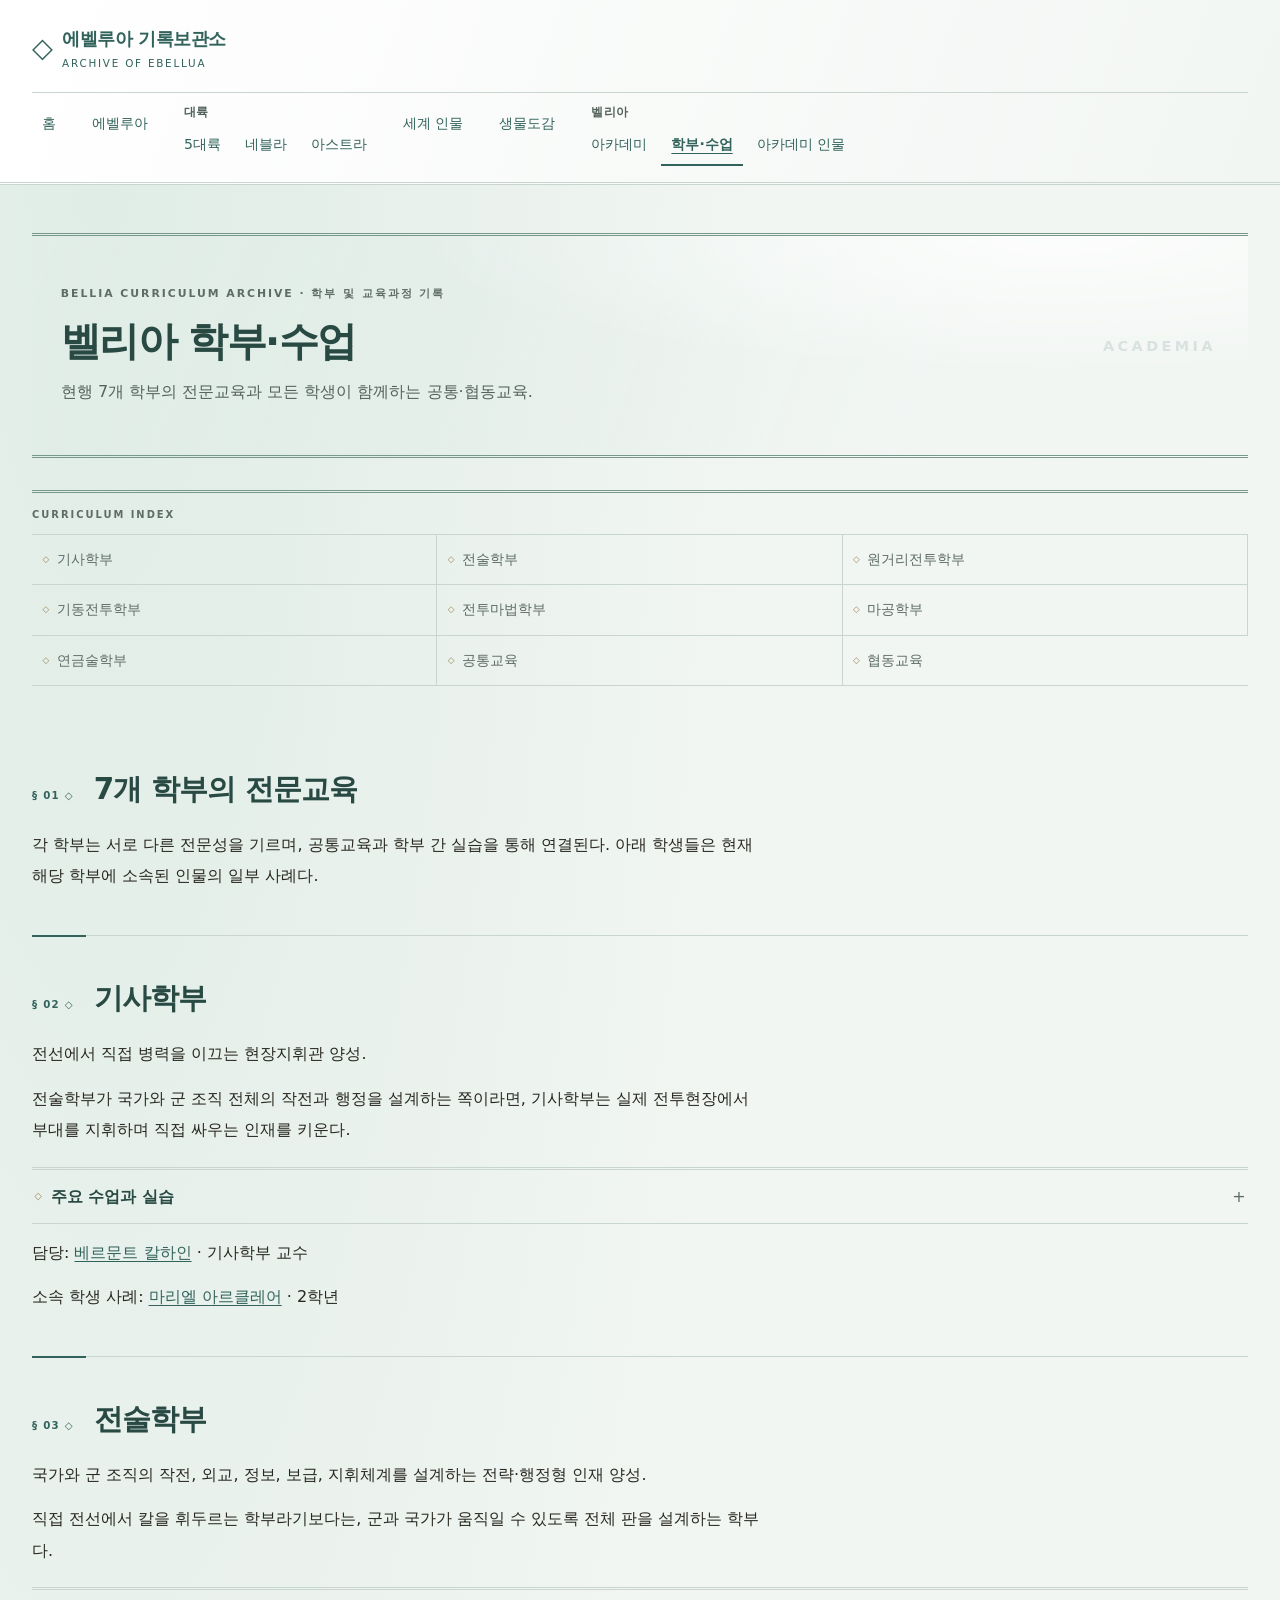
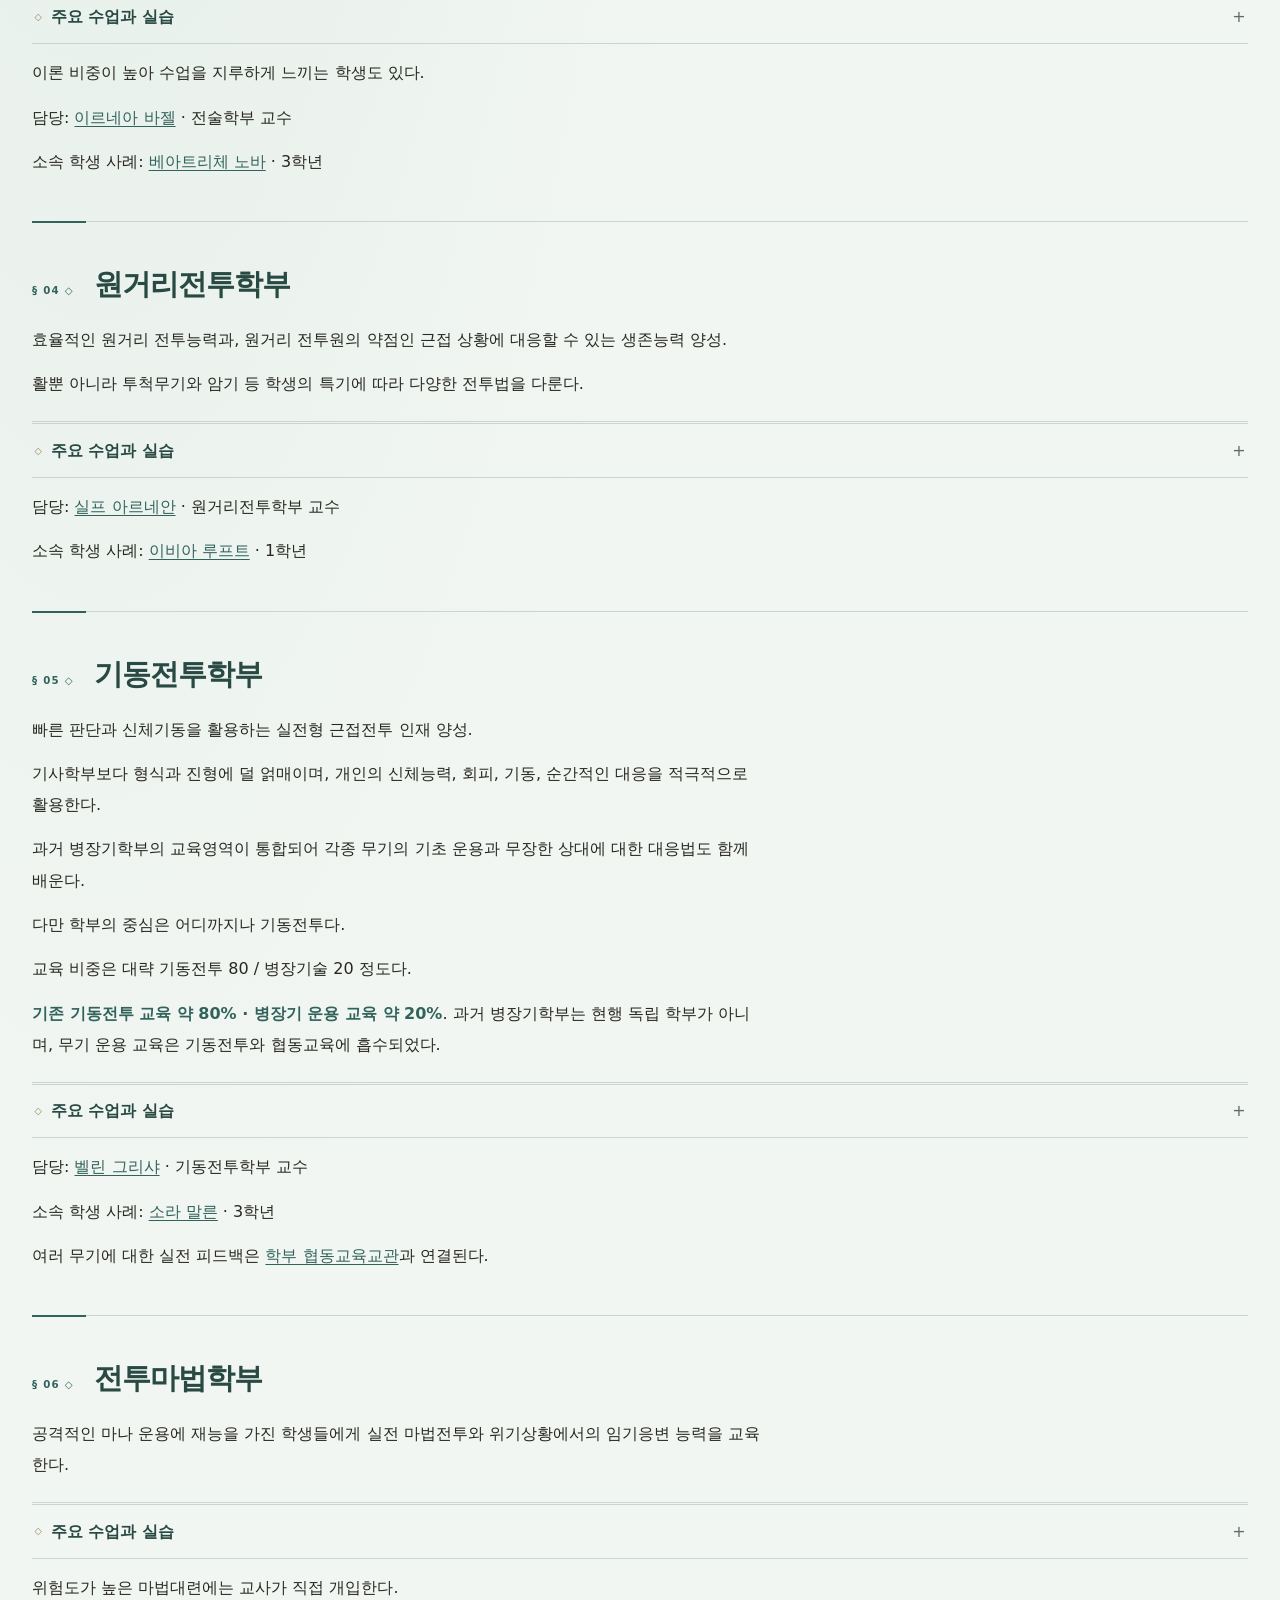
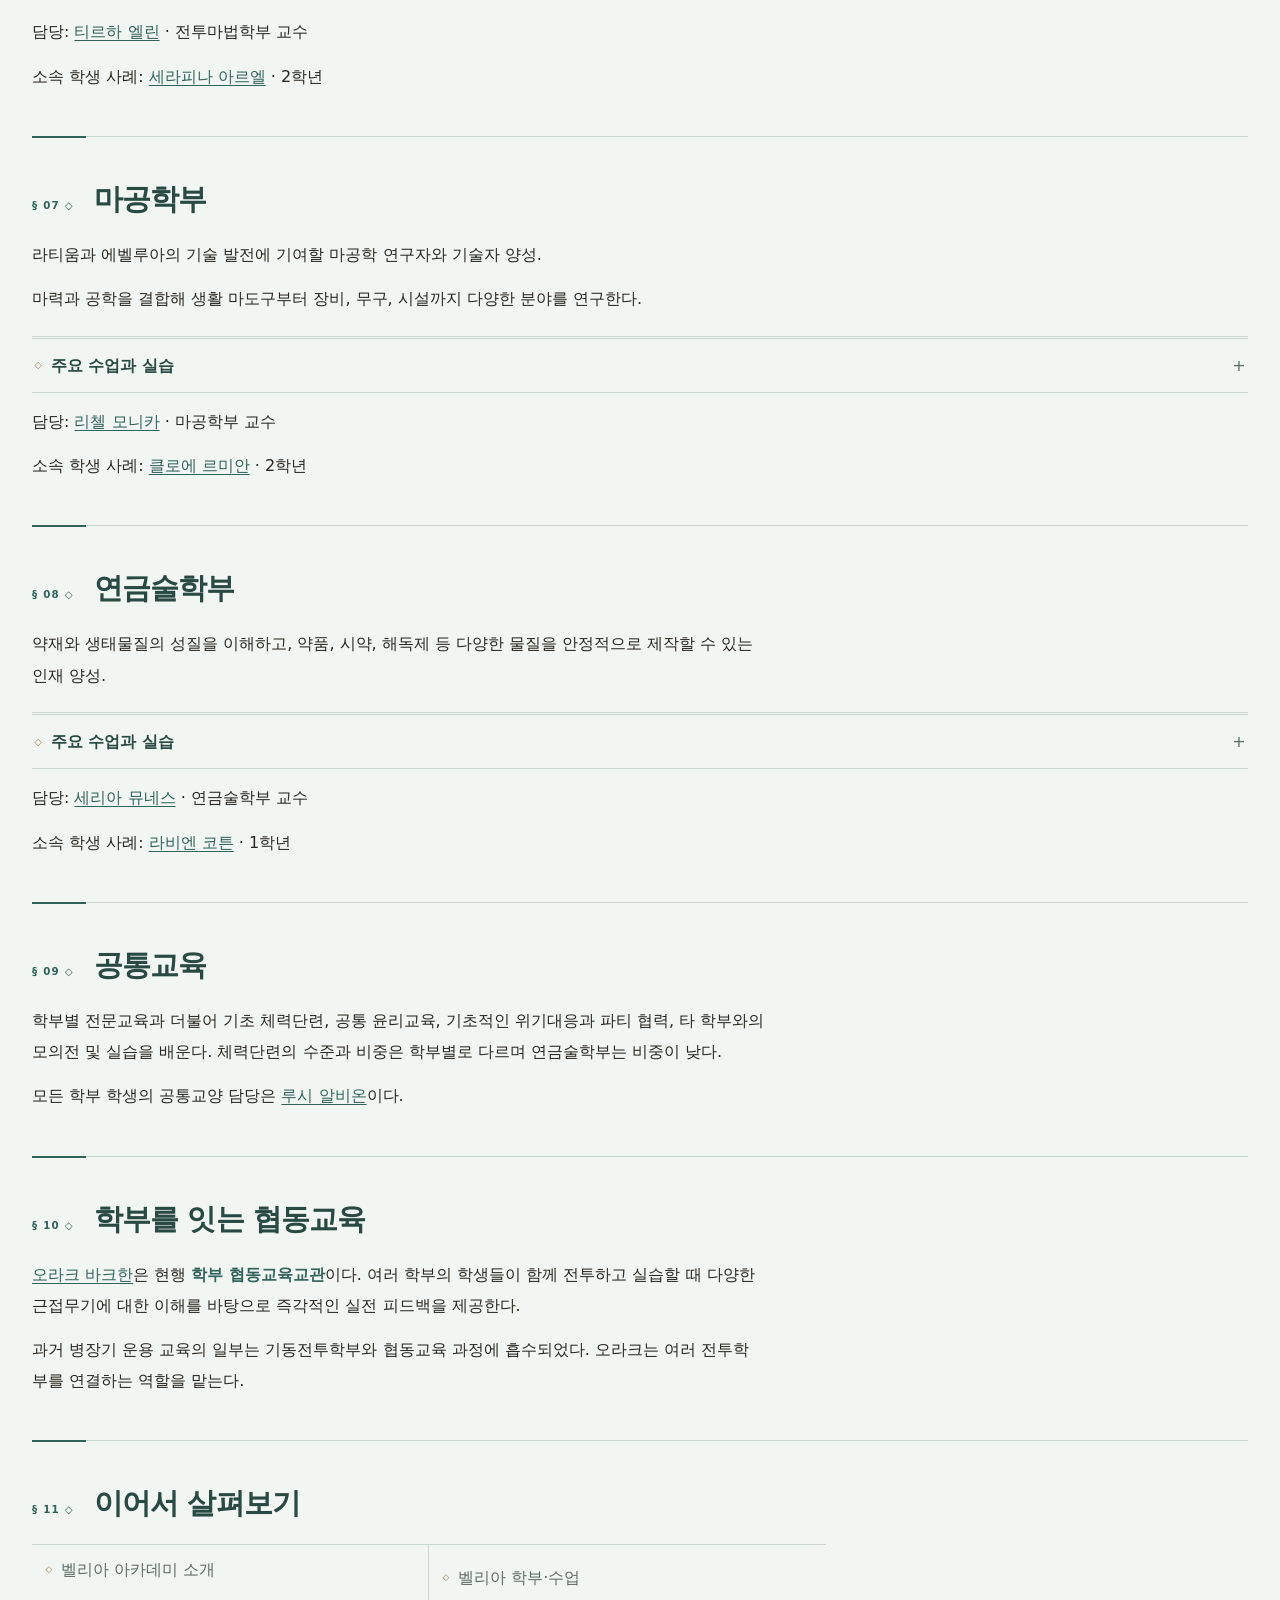
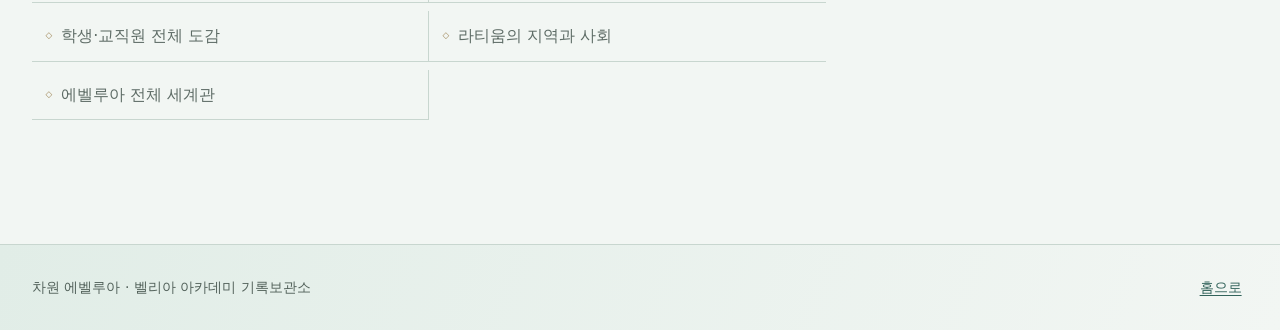
<file: class-BeliaAcademy.html>
<!doctype html>
<html lang="ko">
<head>
  <meta charset="utf-8">
  <meta name="viewport" content="width=device-width, initial-scale=1">
  <meta name="description" content="벨리아 학부·수업 — 에벨루아 세계관 기록보관소">
  <title>벨리아 학부·수업 | 에벨루아 기록보관소</title>
  <link rel="icon" href="data:,">
  <link rel="stylesheet" href="./css/common.css">
  <link rel="stylesheet" href="./css/class-BeliaAcademy.css">
  <script src="./js/common.js" defer></script>
</head>
<body>
  <a class="skip-link" href="#main-content">본문으로 바로가기</a>
  <header class="site-header">
    <div class="container header-inner">
      <a class="site-brand" href="./index.html"><span>에벨루아 기록보관소</span><small lang="en">Archive of Ebellua</small></a>
      <button class="nav-toggle" type="button" hidden aria-controls="site-nav" aria-expanded="false">
        <span class="nav-toggle-icon" aria-hidden="true">☰</span>
        <span class="nav-toggle-label">메뉴 열기</span>
      </button>
      <nav id="site-nav" class="site-nav" aria-label="주요 메뉴">
        <ul class="nav-list">
          <li><a class="nav-link" href="./index.html">홈</a></li>
          <li><a class="nav-link" href="./introduce-Ebellua.html">에벨루아</a></li>
          <li class="nav-group">
            <span class="nav-group-label">대륙</span>
            <ul class="nav-sublist">
              <li><a class="nav-link" href="./continent-EbelluaFiveContinents.html">5대륙</a></li>
              <li><a class="nav-link" href="./continent-Nebla.html">네블라</a></li>
              <li><a class="nav-link" href="./continent-Astra.html">아스트라</a></li>
            </ul>
          </li>
          <li><a class="nav-link" href="./introduce-Character-Ebellua.html">세계 인물</a></li>
          <li><a class="nav-link" href="./bestiary-Ebellua.html">생물도감</a></li>
          <li class="nav-group">
            <span class="nav-group-label">벨리아</span>
            <ul class="nav-sublist">
              <li><a class="nav-link" href="./introduce-BeliaAcademy.html">아카데미</a></li>
              <li><a class="nav-link" href="./class-BeliaAcademy.html">학부·수업</a></li>
              <li><a class="nav-link" href="./introduce-Characters-Belia.html">아카데미 인물</a></li>
            </ul>
          </li>
        </ul>
      </nav>
    </div>
  </header>
  <main id="main-content" class="container academy-page" tabindex="-1">
<div class="page-heading">
  <p class="eyebrow">BELLIA CURRICULUM ARCHIVE · 학부 및 교육과정 기록</p>
  <h1>벨리아 학부·수업</h1>
  <p>현행 7개 학부의 전문교육과 모든 학생이 함께하는 공통·협동교육.</p>
</div>
<nav class="academy-nav" aria-label="페이지 목차">
  <span class="academy-nav-label" aria-hidden="true">CURRICULUM INDEX</span>
  <a href="#knight">기사학부</a><a href="#tactics">전술학부</a><a href="#ranged">원거리전투학부</a><a href="#mobile-combat">기동전투학부</a><a href="#combat-magic">전투마법학부</a><a href="#magic-engineering">마공학부</a><a href="#alchemy">연금술학부</a><a href="#common-education">공통교육</a><a href="#cooperative-education">협동교육</a></nav><section id="departments" class="content-section" aria-labelledby="departments-heading"><h2 id="departments-heading">7개 학부의 전문교육</h2><p>각 학부는 서로 다른 전문성을 기르며, 공통교육과 학부 간 실습을 통해 연결된다. 아래 학생들은 현재 해당 학부에 소속된 인물의 일부 사례다.</p></section><section id="knight" class="content-section" aria-labelledby="knight-heading"><h2 id="knight-heading">기사학부</h2><!-- Source: 벨리아 아카데미_현행개편본.txt section 6. --><p>전선에서 직접 병력을 이끄는 현장지휘관 양성.</p><p>전술학부가 국가와 군 조직 전체의 작전과 행정을 설계하는 쪽이라면, 기사학부는 실제 전투현장에서 부대를 지휘하며 직접 싸우는 인재를 키운다.</p><details><summary>주요 수업과 실습</summary><ul class="link-list"><li>포획 마물을 이용한 기본 전투실습</li><li>소대지휘 교육</li><li>응급처치와 전장구조</li><li>체력단련</li><li>학생 간 대련</li><li>마법 및 원거리 공격 대응전술</li><li>마물 생태 및 약점분석</li></ul></details><p>담당: <a href="./introduce-Characters-Belia.html#belia-teacher-03">베르문트 칼하인</a> · 기사학부 교수</p><p>소속 학생 사례: <a href="./introduce-Characters-Belia.html#belia-student-08">마리엘 아르클레어</a> · 2학년</p></section><section id="tactics" class="content-section" aria-labelledby="tactics-heading"><h2 id="tactics-heading">전술학부</h2><!-- Source: 벨리아 아카데미_현행개편본.txt section 7. --><p>국가와 군 조직의 작전, 외교, 정보, 보급, 지휘체계를 설계하는 전략·행정형 인재 양성.</p><p>직접 전선에서 칼을 휘두르는 학부라기보다는, 군과 국가가 움직일 수 있도록 전체 판을 설계하는 학부다.</p><details><summary>주요 수업과 실습</summary><ul class="link-list"><li>기본 체력단련</li><li>대륙관계 및 통상외교학</li><li>역사학</li><li>전략지리학</li><li>정보분석</li><li>수송 및 보급로 교육</li><li>작전계획과 지휘체계</li></ul></details><p>이론 비중이 높아 수업을 지루하게 느끼는 학생도 있다.</p><p>담당: <a href="./introduce-Characters-Belia.html#belia-teacher-04">이르네아 바젤</a> · 전술학부 교수</p><p>소속 학생 사례: <a href="./introduce-Characters-Belia.html#belia-student-10">베아트리체 노바</a> · 3학년</p></section><section id="ranged" class="content-section" aria-labelledby="ranged-heading"><h2 id="ranged-heading">원거리전투학부</h2><!-- Source: 벨리아 아카데미_현행개편본.txt section 8. --><p>효율적인 원거리 전투능력과, 원거리 전투원의 약점인 근접 상황에 대응할 수 있는 생존능력 양성.</p><p>활뿐 아니라 투척무기와 암기 등 학생의 특기에 따라 다양한 전투법을 다룬다.</p><details><summary>주요 수업과 실습</summary><ul class="link-list"><li>투척 및 암기술 기초</li><li>궁술</li><li>기동술</li><li>은신교육</li><li>기초 체력단련</li><li>마물 생태교육</li><li>기초 호신술</li><li>근거리 상황 탈출법</li></ul></details><p>담당: <a href="./introduce-Characters-Belia.html#belia-teacher-05">실프 아르네안</a> · 원거리전투학부 교수</p><p>소속 학생 사례: <a href="./introduce-Characters-Belia.html#belia-student-15">이비아 루프트</a> · 1학년</p></section><section id="mobile-combat" class="content-section" aria-labelledby="mobile-combat-heading"><h2 id="mobile-combat-heading">기동전투학부</h2><!-- Source: 벨리아 아카데미_현행개편본.txt section 9. --><p>빠른 판단과 신체기동을 활용하는 실전형 근접전투 인재 양성.</p><p>기사학부보다 형식과 진형에 덜 얽매이며, 개인의 신체능력, 회피, 기동, 순간적인 대응을 적극적으로 활용한다.</p><p>과거 병장기학부의 교육영역이 통합되어 각종 무기의 기초 운용과 무장한 상대에 대한 대응법도 함께 배운다.</p><p>다만 학부의 중심은 어디까지나 기동전투다.</p><p>교육 비중은 대략 기동전투 80 / 병장기술 20 정도다.</p><p><strong>기존 기동전투 교육 약 80% · 병장기 운용 교육 약 20%</strong>. 과거 병장기학부는 현행 독립 학부가 아니며, 무기 운용 교육은 기동전투와 협동교육에 흡수되었다.</p><details><summary>주요 수업과 실습</summary><ul class="link-list"><li>기초 체력단련</li><li>근거리 기동 및 회피술</li><li>맨손격투술</li><li>호신술</li><li>낙법과 자기방어술</li><li>학생 간 대련</li><li>포획 마물을 이용한 파티단위 전투실습</li><li>검, 창, 도끼, 둔기 등 주요 근접무기의 기초 운용</li><li>무장 상대별 대응법</li><li>무기 간 거리와 상성에 대한 실전교육</li></ul></details><p>담당: <a href="./introduce-Characters-Belia.html#belia-teacher-06">벨린 그리샤</a> · 기동전투학부 교수</p><p>소속 학생 사례: <a href="./introduce-Characters-Belia.html#belia-student-22">소라 말른</a> · 3학년</p><p>여러 무기에 대한 실전 피드백은 <a href="#cooperative-education">학부 협동교육교관</a>과 연결된다.</p></section><section id="combat-magic" class="content-section" aria-labelledby="combat-magic-heading"><h2 id="combat-magic-heading">전투마법학부</h2><!-- Source: 벨리아 아카데미_현행개편본.txt section 10. --><p>공격적인 마나 운용에 재능을 가진 학생들에게 실전 마법전투와 위기상황에서의 임기응변 능력을 교육한다.</p><details><summary>주요 수업과 실습</summary><ul class="link-list"><li>기초 체력단련</li><li>맨손 호신술</li><li>마나이론</li><li>마나 추출 및 운용</li><li>마물 약점학습</li><li>타 속성 마법 대응교육</li><li>근거리 상황에서의 마법사 호신술</li><li>다속성 팀 대 팀 마법대결</li><li>기동전투학부 또는 기사학부와의 다인 모의전</li></ul></details><p>위험도가 높은 마법대련에는 교사가 직접 개입한다.</p><p>담당: <a href="./introduce-Characters-Belia.html#belia-teacher-07">티르하 엘린</a> · 전투마법학부 교수</p><p>소속 학생 사례: <a href="./introduce-Characters-Belia.html#belia-student-12">세라피나 아르엘</a> · 2학년</p></section><section id="magic-engineering" class="content-section" aria-labelledby="magic-engineering-heading"><h2 id="magic-engineering-heading">마공학부</h2><!-- Source: 벨리아 아카데미_현행개편본.txt section 11. --><p>라티움과 에벨루아의 기술 발전에 기여할 마공학 연구자와 기술자 양성.</p><p>마력과 공학을 결합해 생활 마도구부터 장비, 무구, 시설까지 다양한 분야를 연구한다.</p><details><summary>주요 수업과 실습</summary><ul class="link-list"><li>기초 마나회로 운용</li><li>기본 체력단련</li><li>마공학 제작실습</li><li>기초 무구제작</li><li>마력회로 로직 점검</li><li>마도구 구조분석</li><li>장비 수리와 개조</li></ul></details><p>담당: <a href="./introduce-Characters-Belia.html#belia-teacher-08">리첼 모니카</a> · 마공학부 교수</p><p>소속 학생 사례: <a href="./introduce-Characters-Belia.html#belia-student-21">클로에 르미안</a> · 2학년</p></section><section id="alchemy" class="content-section" aria-labelledby="alchemy-heading"><h2 id="alchemy-heading">연금술학부</h2><!-- Source: 벨리아 아카데미_현행개편본.txt section 12. --><p>약재와 생태물질의 성질을 이해하고, 약품, 시약, 해독제 등 다양한 물질을 안정적으로 제작할 수 있는 인재 양성.</p><details><summary>주요 수업과 실습</summary><ul class="link-list"><li>약초학</li><li>생태물질학</li><li>기초 마나운용</li><li>물질 합성반응 실험</li><li>시약 조제</li><li>독성 및 해독실습</li><li>마수 부산물 활용</li></ul></details><p>담당: <a href="./introduce-Characters-Belia.html#belia-teacher-09">세리아 뮤네스</a> · 연금술학부 교수</p><p>소속 학생 사례: <a href="./introduce-Characters-Belia.html#belia-student-03">라비엔 코튼</a> · 1학년</p></section><section id="common-education" class="content-section" aria-labelledby="common-education-heading"><h2 id="common-education-heading">공통교육</h2><p>학부별 전문교육과 더불어 기초 체력단련, 공통 윤리교육, 기초적인 위기대응과 파티 협력, 타 학부와의 모의전 및 실습을 배운다. 체력단련의 수준과 비중은 학부별로 다르며 연금술학부는 비중이 낮다.</p><p>모든 학부 학생의 공통교양 담당은 <a href="./introduce-Characters-Belia.html#belia-teacher-02">루시 알비온</a>이다.</p></section><section id="cooperative-education" class="content-section" aria-labelledby="cooperative-education-heading"><h2 id="cooperative-education-heading">학부를 잇는 협동교육</h2><p><a href="./introduce-Characters-Belia.html#belia-teacher-10">오라크 바크한</a>은 현행 <strong>학부 협동교육교관</strong>이다. 여러 학부의 학생들이 함께 전투하고 실습할 때 다양한 근접무기에 대한 이해를 바탕으로 즉각적인 실전 피드백을 제공한다.</p><p>과거 병장기 운용 교육의 일부는 기동전투학부와 협동교육 과정에 흡수되었다. 오라크는 여러 전투학부를 연결하는 역할을 맡는다.</p></section><section id="related-pages" class="content-section" aria-labelledby="related-pages-heading"><h2 id="related-pages-heading">이어서 살펴보기</h2><ul class="link-list"><li><a href="./introduce-BeliaAcademy.html">벨리아 아카데미 소개</a></li><li><a href="./class-BeliaAcademy.html">벨리아 학부·수업</a></li><li><a href="./introduce-Characters-Belia.html">학생·교직원 전체 도감</a></li><li><a href="./continent-EbelluaFiveContinents.html#latium">라티움의 지역과 사회</a></li><li><a href="./introduce-Ebellua.html">에벨루아 전체 세계관</a></li></ul></section>
</main>
  <footer class="site-footer">
    <div class="container">
      <p>차원 에벨루아 · 벨리아 아카데미 기록보관소</p>
      <a href="./index.html">홈으로</a>
    </div>
  </footer>
</body>
</html>
</file>
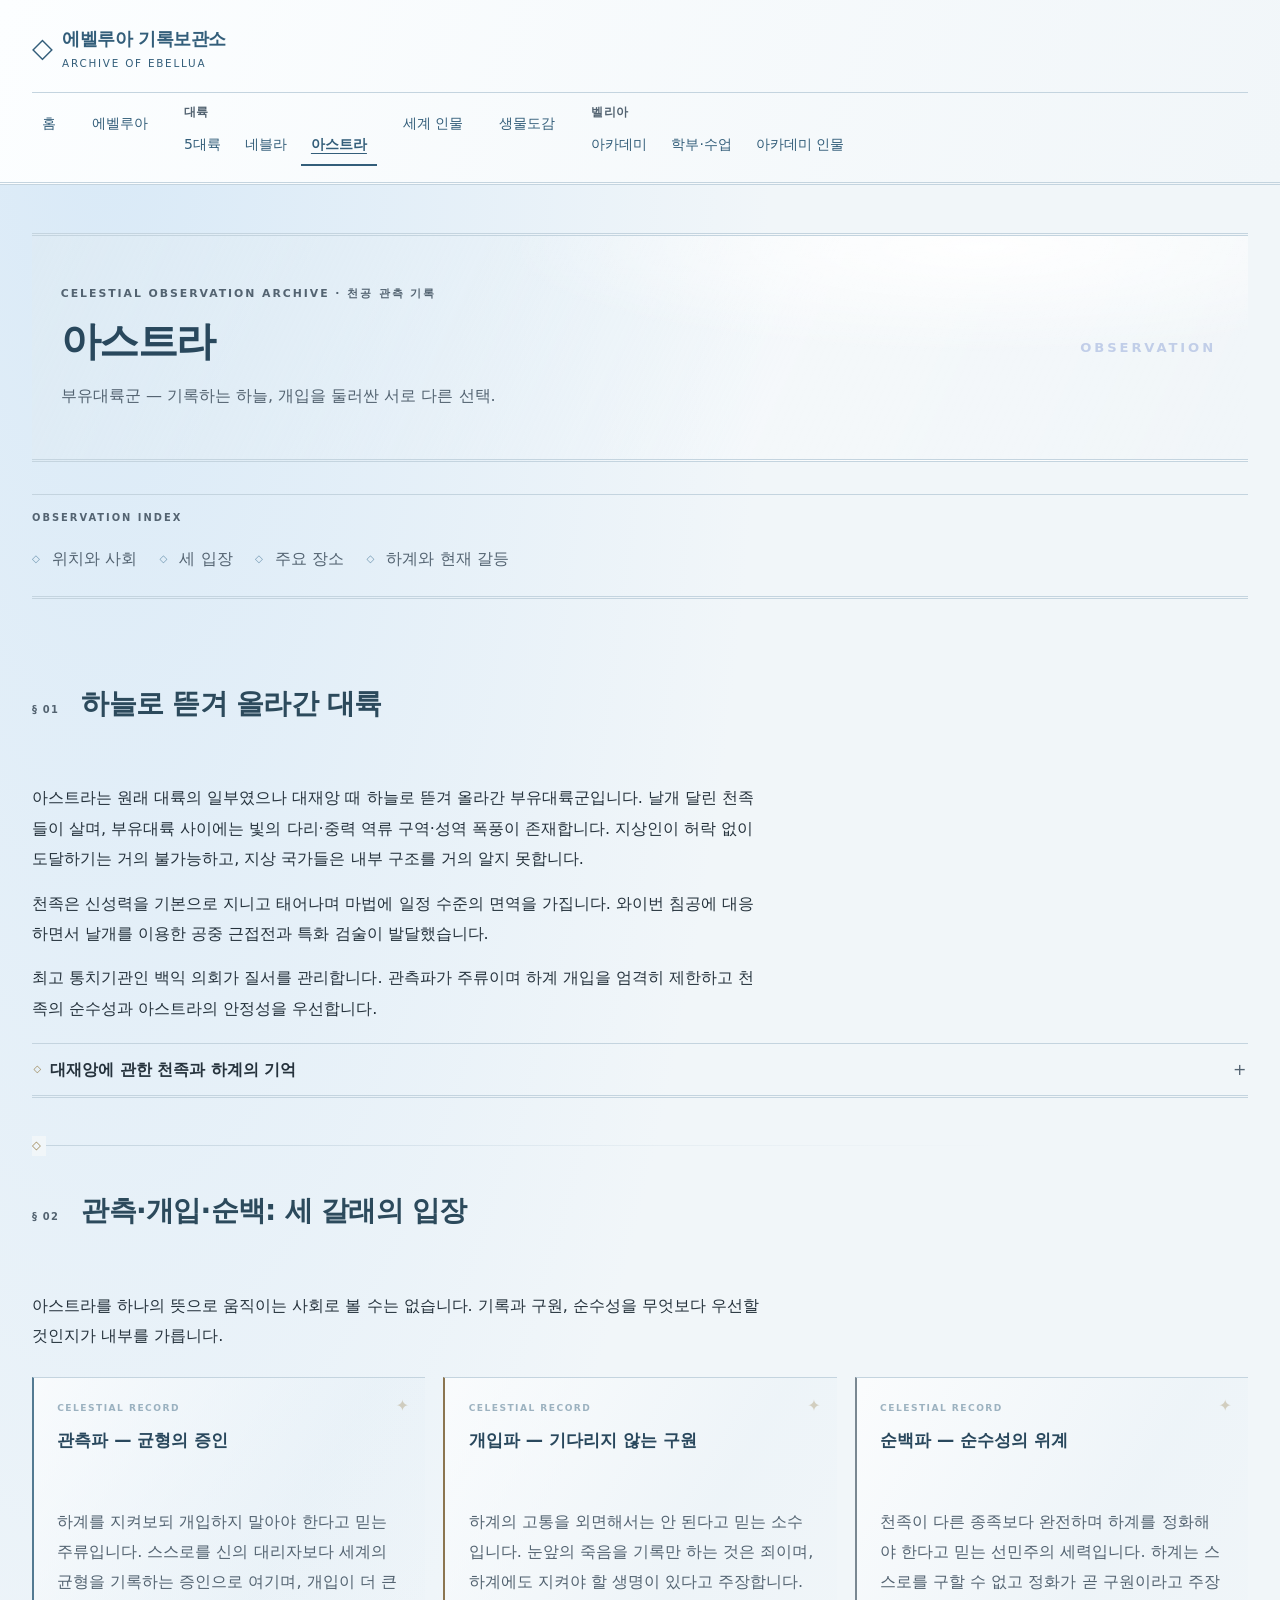
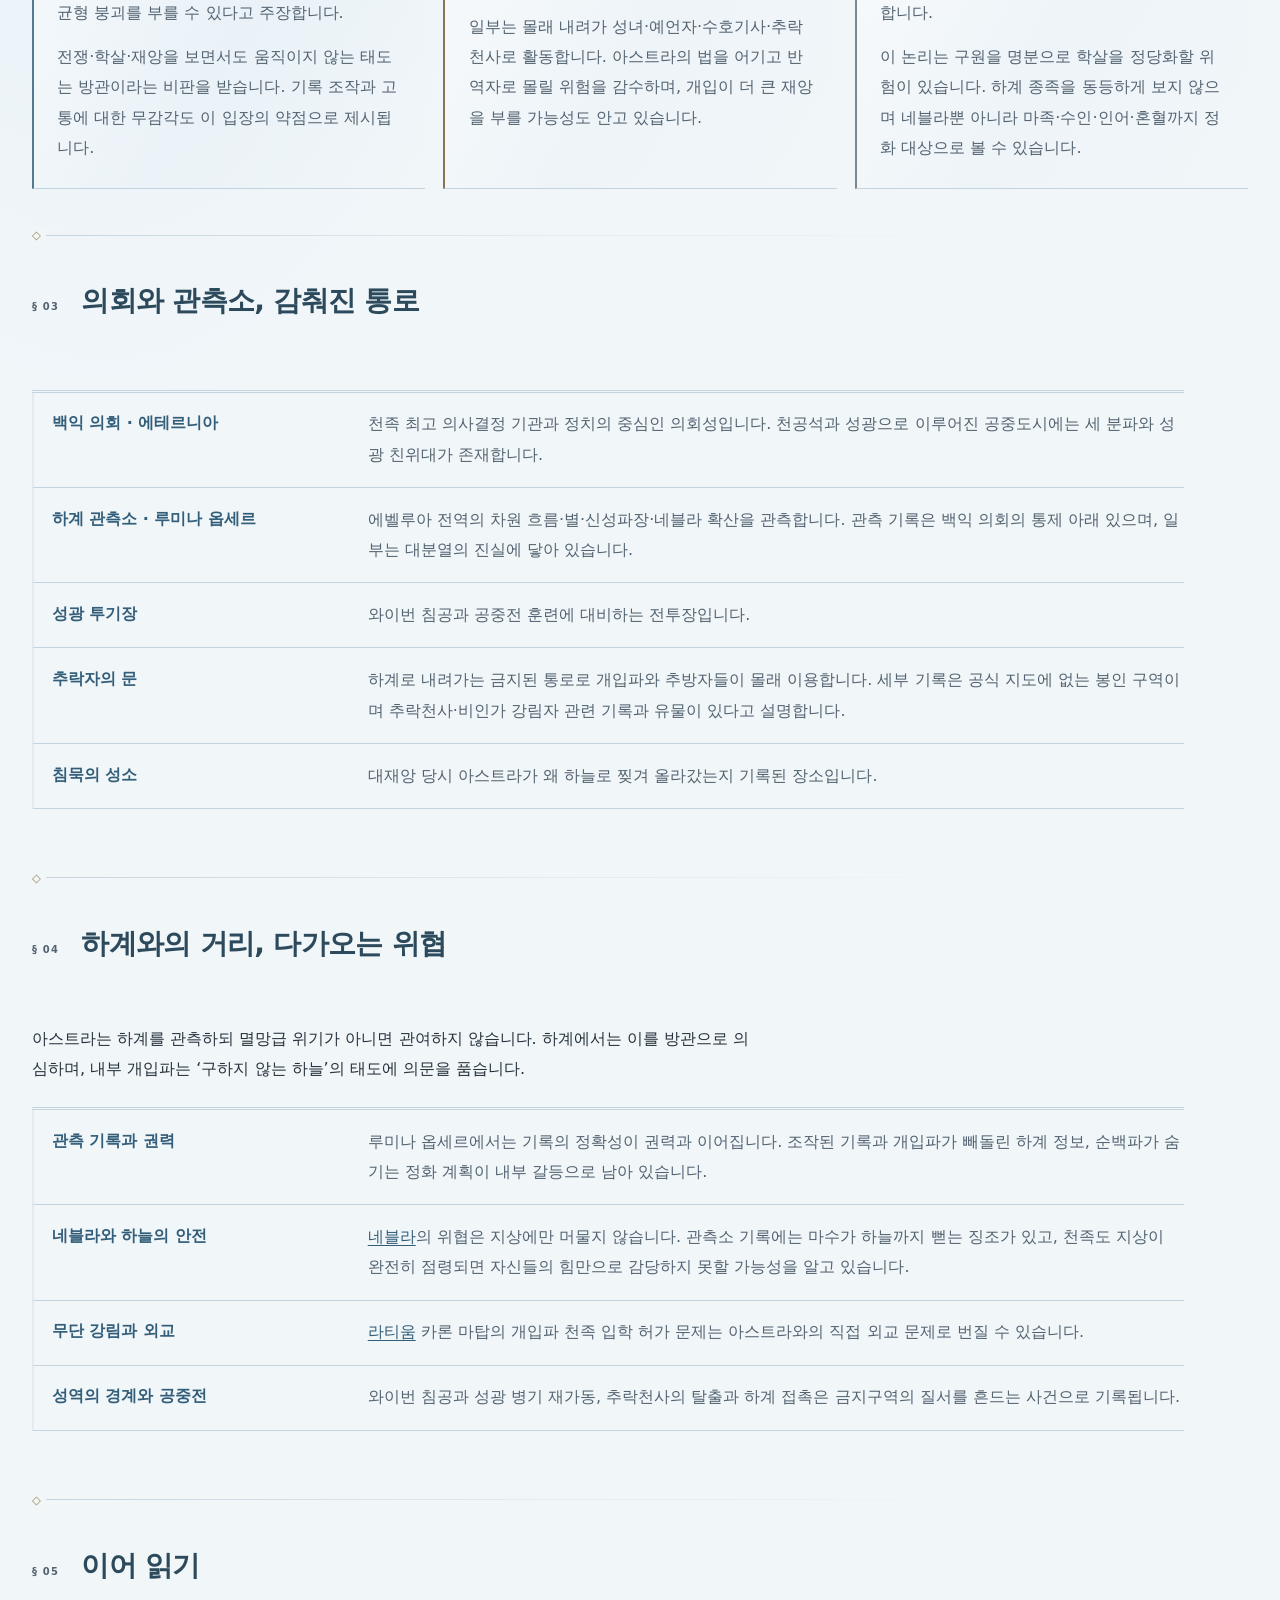
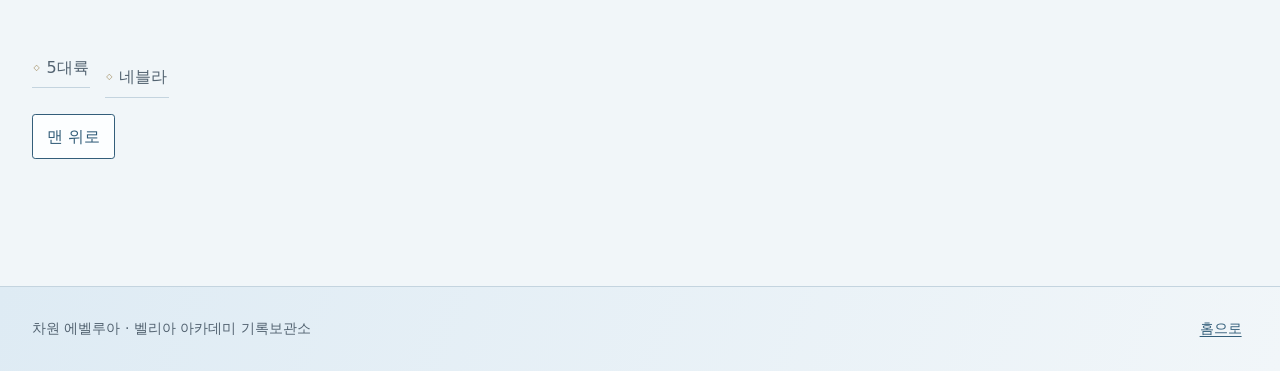
<file: continent-Astra.html>
<!doctype html>
<html lang="ko">
<head>
  <meta charset="utf-8">
  <meta name="viewport" content="width=device-width, initial-scale=1">
  <meta name="description" content="아스트라 — 에벨루아 세계관 기록보관소">
  <title>아스트라 | 에벨루아 기록보관소</title>
  <link rel="icon" href="data:,">
  <link rel="stylesheet" href="./css/common.css">
  <link rel="stylesheet" href="./css/continents.css">
  <link rel="stylesheet" href="./css/continent-Astra.css">
  <script src="./js/common.js" defer></script>
</head>
<body>
  <a class="skip-link" href="#main-content">본문으로 바로가기</a>
  <header class="site-header">
    <div class="container header-inner">
      <a class="site-brand" href="./index.html"><span>에벨루아 기록보관소</span><small lang="en">Archive of Ebellua</small></a>
      <button class="nav-toggle" type="button" hidden aria-controls="site-nav" aria-expanded="false">
        <span class="nav-toggle-icon" aria-hidden="true">☰</span>
        <span class="nav-toggle-label">메뉴 열기</span>
      </button>
      <nav id="site-nav" class="site-nav" aria-label="주요 메뉴">
        <ul class="nav-list">
          <li><a class="nav-link" href="./index.html">홈</a></li>
          <li><a class="nav-link" href="./introduce-Ebellua.html">에벨루아</a></li>
          <li class="nav-group">
            <span class="nav-group-label">대륙</span>
            <ul class="nav-sublist">
              <li><a class="nav-link" href="./continent-EbelluaFiveContinents.html">5대륙</a></li>
              <li><a class="nav-link" href="./continent-Nebla.html">네블라</a></li>
              <li><a class="nav-link" href="./continent-Astra.html">아스트라</a></li>
            </ul>
          </li>
          <li><a class="nav-link" href="./introduce-Character-Ebellua.html">세계 인물</a></li>
          <li><a class="nav-link" href="./bestiary-Ebellua.html">생물도감</a></li>
          <li class="nav-group">
            <span class="nav-group-label">벨리아</span>
            <ul class="nav-sublist">
              <li><a class="nav-link" href="./introduce-BeliaAcademy.html">아카데미</a></li>
              <li><a class="nav-link" href="./class-BeliaAcademy.html">학부·수업</a></li>
              <li><a class="nav-link" href="./introduce-Characters-Belia.html">아카데미 인물</a></li>
            </ul>
          </li>
        </ul>
      </nav>
    </div>
  </header>
  <main id="main-content" class="container continent-page" tabindex="-1">

<div class="page-heading"><p class="eyebrow">CELESTIAL OBSERVATION ARCHIVE · 천공 관측 기록</p><h1>아스트라</h1><p>부유대륙군 — 기록하는 하늘, 개입을 둘러싼 서로 다른 선택.</p></div>
<nav class="region-nav astra-index" aria-label="이 페이지 목차"><span class="index-label">OBSERVATION INDEX</span><ul><li><a href="#overview">위치와 사회</a></li><li><a href="#factions-and-places">세 입장</a></li><li><a href="#places">주요 장소</a></li><li><a href="#relations">하계와 현재 갈등</a></li></ul></nav>
<!-- Canonical world TXT: 154–170, 346–367, 1439–1465 -->
<section id="overview" class="content-section" aria-labelledby="overview-heading">
<h2 id="overview-heading">하늘로 뜯겨 올라간 대륙</h2>
<a class="section-link" href="#overview" aria-label="하늘로 뜯겨 올라간 대륙 항목 링크"></a>
<p>아스트라는 원래 대륙의 일부였으나 대재앙 때 하늘로 뜯겨 올라간 부유대륙군입니다. 날개 달린 천족들이 살며, 부유대륙 사이에는 빛의 다리·중력 역류 구역·성역 폭풍이 존재합니다. 지상인이 허락 없이 도달하기는 거의 불가능하고, 지상 국가들은 내부 구조를 거의 알지 못합니다.</p><p>천족은 신성력을 기본으로 지니고 태어나며 마법에 일정 수준의 면역을 가집니다. 와이번 침공에 대응하면서 날개를 이용한 공중 근접전과 특화 검술이 발달했습니다.</p><p>최고 통치기관인 백익 의회가 질서를 관리합니다. 관측파가 주류이며 하계 개입을 엄격히 제한하고 천족의 순수성과 아스트라의 안정성을 우선합니다.</p><details class="region-detail"><summary>대재앙에 관한 천족과 하계의 기억</summary><div><p>천족은 오염된 하계에서 세계의 순수를 보존하기 위해 아스트라가 분리되었다고 말합니다. 반면 하계 종족은 천족이 먼저 도망친 것은 아닌지 의심합니다. 이 설명들은 각자의 주장과 의심이며, 대분열의 진실을 하나로 확정하지 않습니다.</p></div></details>
</section>
<!-- Canonical world TXT: 175–189, 7441–7497 -->
<section id="factions-and-places" class="content-section" aria-labelledby="factions-and-places-heading">
<h2 id="factions-and-places-heading">관측·개입·순백: 세 갈래의 입장</h2>
<a class="section-link" href="#factions-and-places" aria-label="관측·개입·순백: 세 갈래의 입장 항목 링크"></a>
<p>아스트라를 하나의 뜻으로 움직이는 사회로 볼 수는 없습니다. 기록과 구원, 순수성을 무엇보다 우선할 것인지가 내부를 가릅니다.</p><div class="faction-grid"><!-- Canonical world TXT: 175–189, 7441–7497 -->
<section id="observers" class="region-card" aria-labelledby="observers-heading">
<h3 id="observers-heading">관측파 — 균형의 증인</h3>
<a class="section-link" href="#observers" aria-label="관측파 — 균형의 증인 항목 링크"></a>
<p>하계를 지켜보되 개입하지 말아야 한다고 믿는 주류입니다. 스스로를 신의 대리자보다 세계의 균형을 기록하는 증인으로 여기며, 개입이 더 큰 균형 붕괴를 부를 수 있다고 주장합니다.</p><p>전쟁·학살·재앙을 보면서도 움직이지 않는 태도는 방관이라는 비판을 받습니다. 기록 조작과 고통에 대한 무감각도 이 입장의 약점으로 제시됩니다.</p>
</section><!-- Canonical world TXT: 175–189, 7441–7497 -->
<section id="interventionists" class="region-card" aria-labelledby="interventionists-heading">
<h3 id="interventionists-heading">개입파 — 기다리지 않는 구원</h3>
<a class="section-link" href="#interventionists" aria-label="개입파 — 기다리지 않는 구원 항목 링크"></a>
<p>하계의 고통을 외면해서는 안 된다고 믿는 소수입니다. 눈앞의 죽음을 기록만 하는 것은 죄이며, 하계에도 지켜야 할 생명이 있다고 주장합니다.</p><p>일부는 몰래 내려가 성녀·예언자·수호기사·추락천사로 활동합니다. 아스트라의 법을 어기고 반역자로 몰릴 위험을 감수하며, 개입이 더 큰 재앙을 부를 가능성도 안고 있습니다.</p>
</section><!-- Canonical world TXT: 175–189, 7441–7497 -->
<section id="pure-white" class="region-card" aria-labelledby="pure-white-heading">
<h3 id="pure-white-heading">순백파 — 순수성의 위계</h3>
<a class="section-link" href="#pure-white" aria-label="순백파 — 순수성의 위계 항목 링크"></a>
<p>천족이 다른 종족보다 완전하며 하계를 정화해야 한다고 믿는 선민주의 세력입니다. 하계는 스스로를 구할 수 없고 정화가 곧 구원이라고 주장합니다.</p><p>이 논리는 구원을 명분으로 학살을 정당화할 위험이 있습니다. 하계 종족을 동등하게 보지 않으며 네블라뿐 아니라 마족·수인·인어·혼혈까지 정화 대상으로 볼 수 있습니다.</p>
</section></div>
</section>
<!-- Canonical world TXT: 191–201, 1467–1488, 6558–6636 -->
<section id="places" class="content-section" aria-labelledby="places-heading">
<h2 id="places-heading">의회와 관측소, 감춰진 통로</h2>
<a class="section-link" href="#places" aria-label="의회와 관측소, 감춰진 통로 항목 링크"></a>
<dl class="region-facts"><div><dt>백익 의회 · 에테르니아</dt><dd>천족 최고 의사결정 기관과 정치의 중심인 의회성입니다. 천공석과 성광으로 이루어진 공중도시에는 세 분파와 성광 친위대가 존재합니다.</dd></div><div><dt>하계 관측소 · 루미나 옵세르</dt><dd>에벨루아 전역의 차원 흐름·별·신성파장·네블라 확산을 관측합니다. 관측 기록은 백익 의회의 통제 아래 있으며, 일부는 대분열의 진실에 닿아 있습니다.</dd></div><div><dt>성광 투기장</dt><dd>와이번 침공과 공중전 훈련에 대비하는 전투장입니다.</dd></div><div><dt>추락자의 문</dt><dd>하계로 내려가는 금지된 통로로 개입파와 추방자들이 몰래 이용합니다. 세부 기록은 공식 지도에 없는 봉인 구역이며 추락천사·비인가 강림자 관련 기록과 유물이 있다고 설명합니다.</dd></div><div><dt>침묵의 성소</dt><dd>대재앙 당시 아스트라가 왜 하늘로 찢겨 올라갔는지 기록된 장소입니다.</dd></div></dl>
</section>
<!-- Canonical world TXT: 154–201, 346–367, 1279–1280, 1461–1488, 6580–6636 -->
<section id="relations" class="content-section" aria-labelledby="relations-heading">
<h2 id="relations-heading">하계와의 거리, 다가오는 위협</h2>
<a class="section-link" href="#relations" aria-label="하계와의 거리, 다가오는 위협 항목 링크"></a>
<p>아스트라는 하계를 관측하되 멸망급 위기가 아니면 관여하지 않습니다. 하계에서는 이를 방관으로 의심하며, 내부 개입파는 ‘구하지 않는 하늘’의 태도에 의문을 품습니다.</p><dl class="region-facts"><div><dt>관측 기록과 권력</dt><dd>루미나 옵세르에서는 기록의 정확성이 권력과 이어집니다. 조작된 기록과 개입파가 빼돌린 하계 정보, 순백파가 숨기는 정화 계획이 내부 갈등으로 남아 있습니다.</dd></div><div><dt>네블라와 하늘의 안전</dt><dd><a href="./continent-Nebla.html#relations">네블라</a>의 위협은 지상에만 머물지 않습니다. 관측소 기록에는 마수가 하늘까지 뻗는 징조가 있고, 천족도 지상이 완전히 점령되면 자신들의 힘만으로 감당하지 못할 가능성을 알고 있습니다.</dd></div><div><dt>무단 강림과 외교</dt><dd><a href="./continent-EbelluaFiveContinents.html#latium">라티움</a> 카론 마탑의 개입파 천족 입학 허가 문제는 아스트라와의 직접 외교 문제로 번질 수 있습니다.</dd></div><div><dt>성역의 경계와 공중전</dt><dd>와이번 침공과 성광 병기 재가동, 추락천사의 탈출과 하계 접촉은 금지구역의 질서를 흔드는 사건으로 기록됩니다.</dd></div></dl>
</section>
<!-- Canonical world TXT: Page navigation -->
<section id="related-pages" class="content-section" aria-labelledby="related-pages-heading">
<h2 id="related-pages-heading">이어 읽기</h2>
<a class="section-link" href="#related-pages" aria-label="이어 읽기 항목 링크"></a>
<ul class="region-list"><li><a href="./continent-EbelluaFiveContinents.html">5대륙</a></li><li><a href="./continent-Nebla.html">네블라</a></li></ul><a class="button" href="#main-content">맨 위로</a>
</section>
  </main>
  <footer class="site-footer">
    <div class="container">
      <p>차원 에벨루아 · 벨리아 아카데미 기록보관소</p>
      <a href="./index.html">홈으로</a>
    </div>
  </footer>
</body>
</html>
</file>
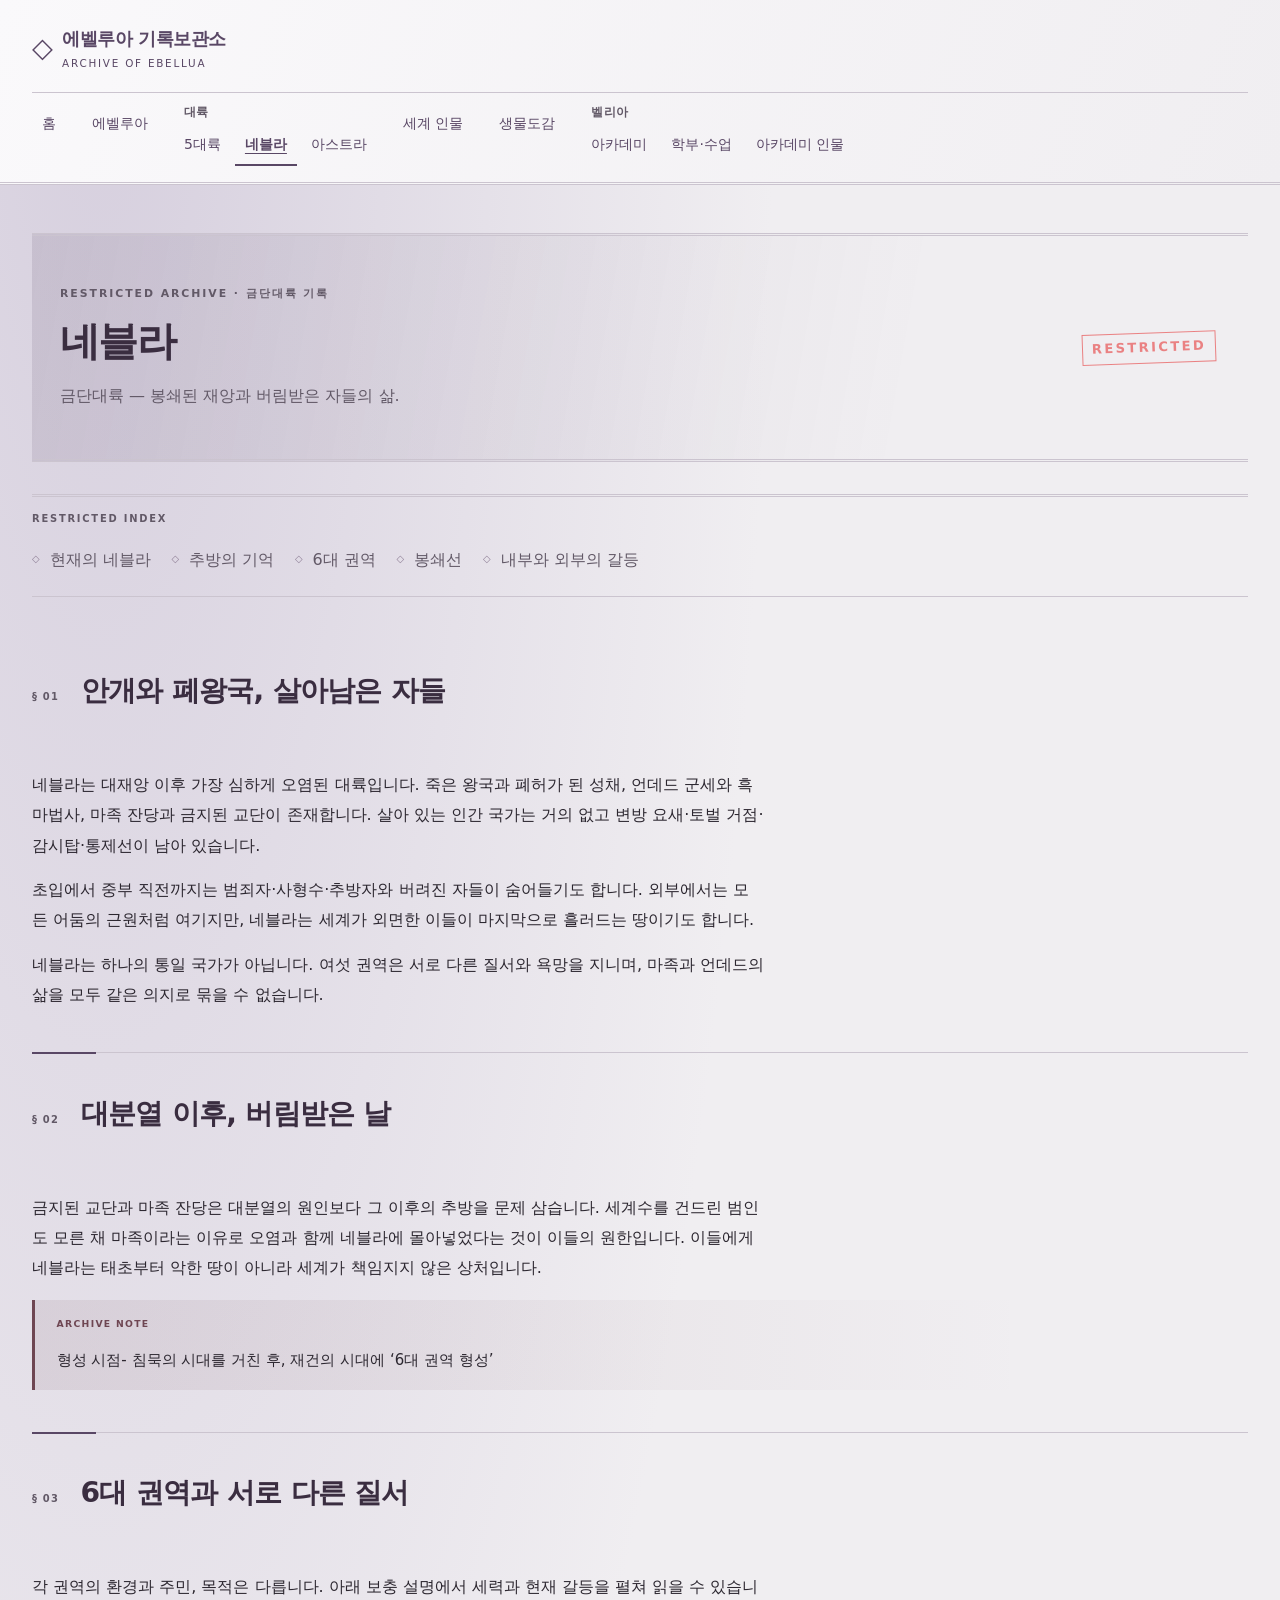
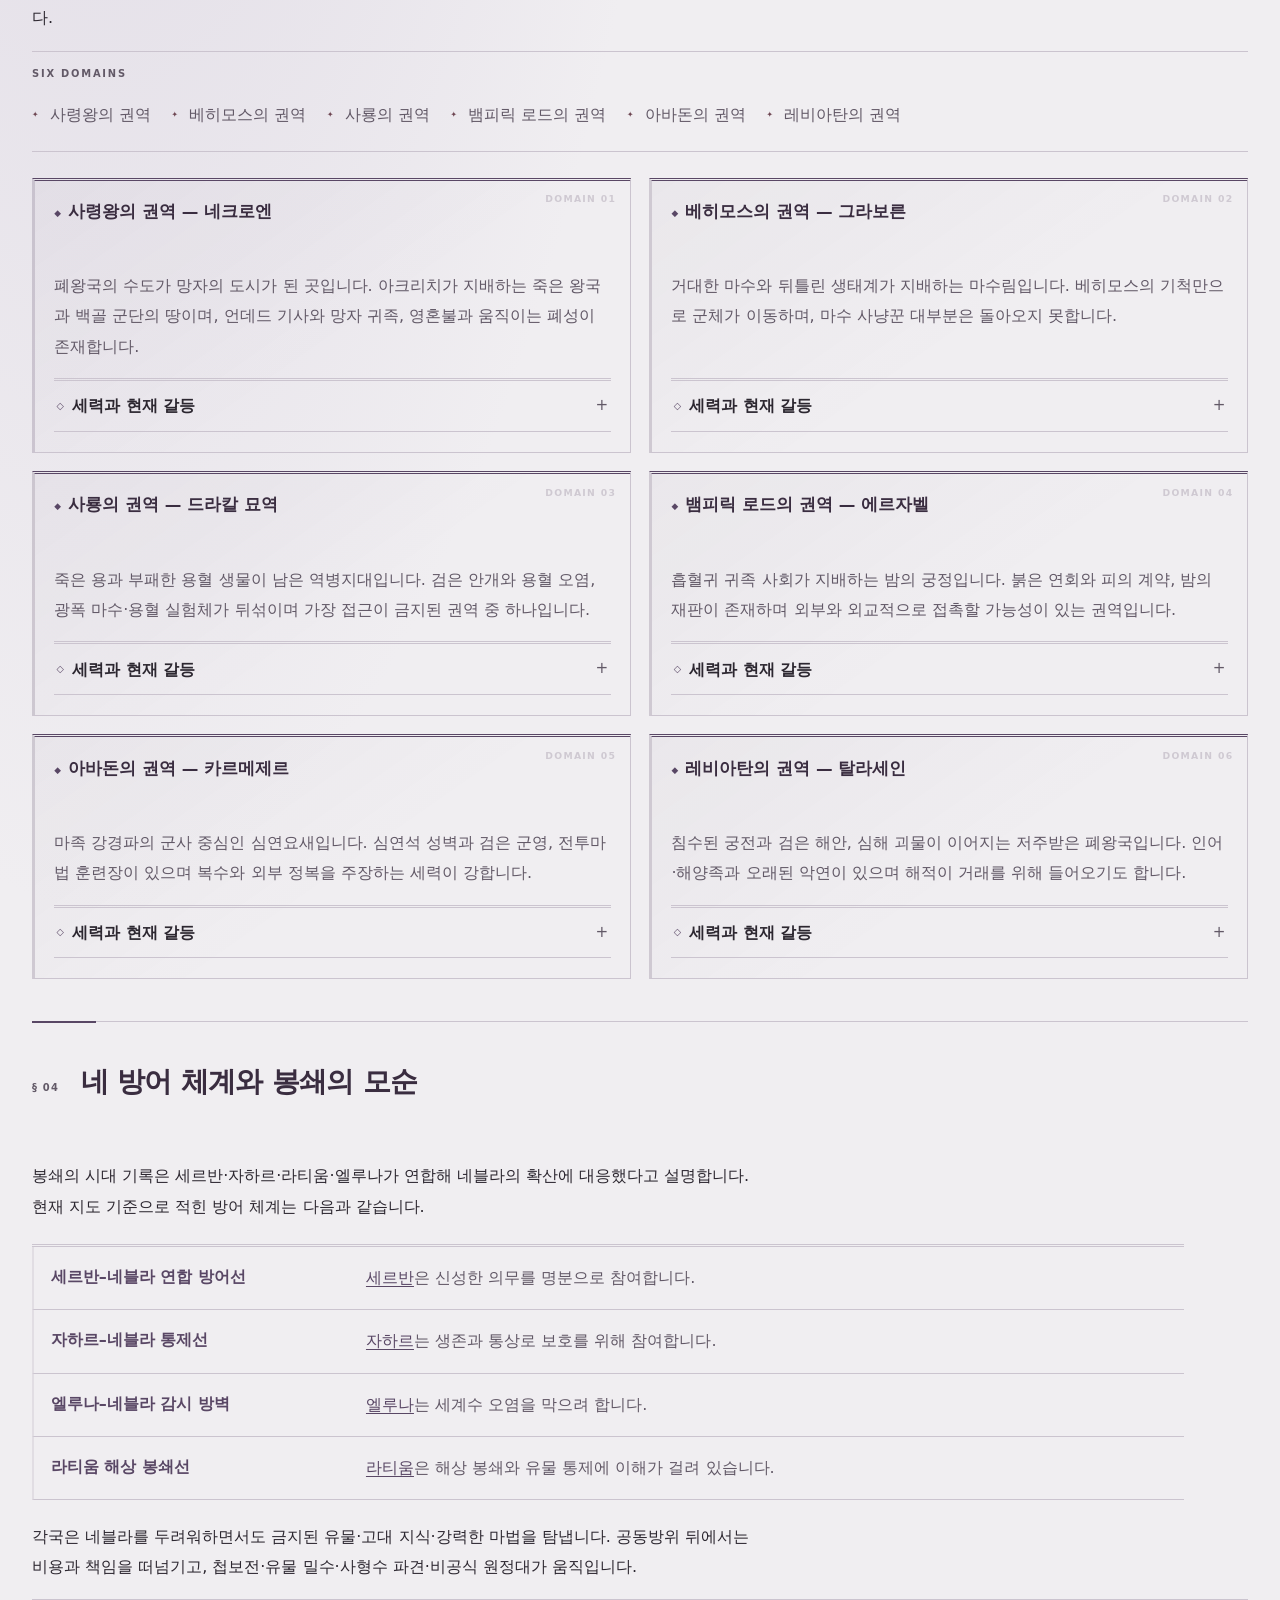
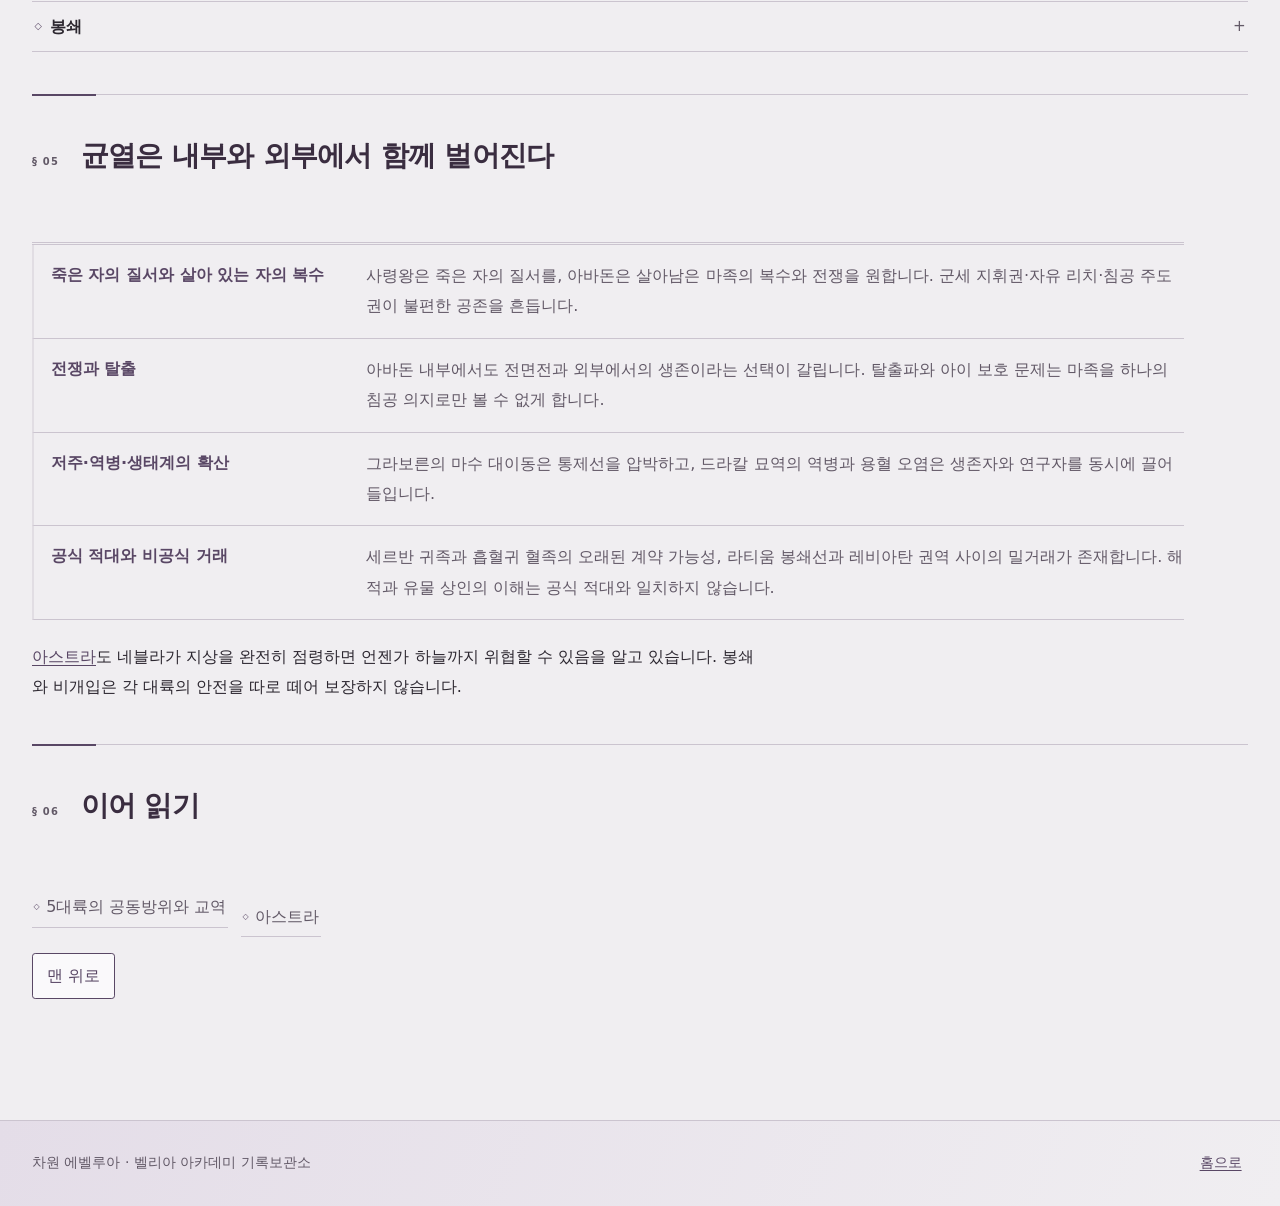
<file: continent-Nebla.html>
<!doctype html>
<html lang="ko">
<head>
  <meta charset="utf-8">
  <meta name="viewport" content="width=device-width, initial-scale=1">
  <meta name="description" content="네블라 — 에벨루아 세계관 기록보관소">
  <title>네블라 | 에벨루아 기록보관소</title>
  <link rel="icon" href="data:,">
  <link rel="stylesheet" href="./css/common.css">
  <link rel="stylesheet" href="./css/continents.css">
  <link rel="stylesheet" href="./css/continent-Nebla.css">
  <script src="./js/common.js" defer></script>
</head>
<body>
  <a class="skip-link" href="#main-content">본문으로 바로가기</a>
  <header class="site-header">
    <div class="container header-inner">
      <a class="site-brand" href="./index.html"><span>에벨루아 기록보관소</span><small lang="en">Archive of Ebellua</small></a>
      <button class="nav-toggle" type="button" hidden aria-controls="site-nav" aria-expanded="false">
        <span class="nav-toggle-icon" aria-hidden="true">☰</span>
        <span class="nav-toggle-label">메뉴 열기</span>
      </button>
      <nav id="site-nav" class="site-nav" aria-label="주요 메뉴">
        <ul class="nav-list">
          <li><a class="nav-link" href="./index.html">홈</a></li>
          <li><a class="nav-link" href="./introduce-Ebellua.html">에벨루아</a></li>
          <li class="nav-group">
            <span class="nav-group-label">대륙</span>
            <ul class="nav-sublist">
              <li><a class="nav-link" href="./continent-EbelluaFiveContinents.html">5대륙</a></li>
              <li><a class="nav-link" href="./continent-Nebla.html">네블라</a></li>
              <li><a class="nav-link" href="./continent-Astra.html">아스트라</a></li>
            </ul>
          </li>
          <li><a class="nav-link" href="./introduce-Character-Ebellua.html">세계 인물</a></li>
          <li><a class="nav-link" href="./bestiary-Ebellua.html">생물도감</a></li>
          <li class="nav-group">
            <span class="nav-group-label">벨리아</span>
            <ul class="nav-sublist">
              <li><a class="nav-link" href="./introduce-BeliaAcademy.html">아카데미</a></li>
              <li><a class="nav-link" href="./class-BeliaAcademy.html">학부·수업</a></li>
              <li><a class="nav-link" href="./introduce-Characters-Belia.html">아카데미 인물</a></li>
            </ul>
          </li>
        </ul>
      </nav>
    </div>
  </header>
  <main id="main-content" class="container continent-page" tabindex="-1">

<div class="page-heading"><p class="eyebrow">RESTRICTED ARCHIVE · 금단대륙 기록</p><h1>네블라</h1><p>금단대륙 — 봉쇄된 재앙과 버림받은 자들의 삶.</p></div>
<nav class="region-nav nebla-index" aria-label="이 페이지 목차"><span class="index-label">RESTRICTED INDEX</span><ul><li><a href="#overview">현재의 네블라</a></li><li><a href="#history">추방의 기억</a></li><li><a href="#regions">6대 권역</a></li><li><a href="#blockade">봉쇄선</a></li><li><a href="#relations">내부와 외부의 갈등</a></li></ul></nav>
<!-- Canonical world TXT: 117–152, 7346–7374 -->
<section id="overview" class="content-section" aria-labelledby="overview-heading">
<h2 id="overview-heading">안개와 폐왕국, 살아남은 자들</h2>
<a class="section-link" href="#overview" aria-label="안개와 폐왕국, 살아남은 자들 항목 링크"></a>
<p>네블라는 대재앙 이후 가장 심하게 오염된 대륙입니다. 죽은 왕국과 폐허가 된 성채, 언데드 군세와 흑마법사, 마족 잔당과 금지된 교단이 존재합니다. 살아 있는 인간 국가는 거의 없고 변방 요새·토벌 거점·감시탑·통제선이 남아 있습니다.</p><p>초입에서 중부 직전까지는 범죄자·사형수·추방자와 버려진 자들이 숨어들기도 합니다. 외부에서는 모든 어둠의 근원처럼 여기지만, 네블라는 세계가 외면한 이들이 마지막으로 흘러드는 땅이기도 합니다.</p><p>네블라는 하나의 통일 국가가 아닙니다. 여섯 권역은 서로 다른 질서와 욕망을 지니며, 마족과 언데드의 삶을 모두 같은 의지로 묶을 수 없습니다.</p>
</section>
<!-- Canonical world TXT: 369–388, 473, 494 -->
<section id="history" class="content-section" aria-labelledby="history-heading">
<h2 id="history-heading">대분열 이후, 버림받은 날</h2>
<a class="section-link" href="#history" aria-label="대분열 이후, 버림받은 날 항목 링크"></a>
<p>금지된 교단과 마족 잔당은 대분열의 원인보다 그 이후의 추방을 문제 삼습니다. 세계수를 건드린 범인도 모른 채 마족이라는 이유로 오염과 함께 네블라에 몰아넣었다는 것이 이들의 원한입니다. 이들에게 네블라는 태초부터 악한 땅이 아니라 세계가 책임지지 않은 상처입니다.</p><aside class="source-note" aria-label="원문 확인 사항"><p>형성 시점- 침묵의 시대를 거친 후, 재건의 시대에 ‘6대 권역 형성’</p></aside><!-- TODO_LORE_CONFLICT: nebla-six-regions-chronology; Phase 2 기록 유지 -->
</section>
<!-- Canonical world TXT: 131–146, 6395–6554 -->
<section id="regions" class="content-section" aria-labelledby="regions-heading">
<h2 id="regions-heading">6대 권역과 서로 다른 질서</h2>
<a class="section-link" href="#regions" aria-label="6대 권역과 서로 다른 질서 항목 링크"></a>
<p>각 권역의 환경과 주민, 목적은 다릅니다. 아래 보충 설명에서 세력과 현재 갈등을 펼쳐 읽을 수 있습니다.</p><nav class="region-nav domain-nav" aria-label="권역 바로가기"><span class="index-label">SIX DOMAINS</span><ul><li><a href="#necromancer">사령왕의 권역</a></li><li><a href="#behemoth">베히모스의 권역</a></li><li><a href="#plague-dragon">사룡의 권역</a></li><li><a href="#vampiric-lord">뱀피릭 로드의 권역</a></li><li><a href="#abaddon">아바돈의 권역</a></li><li><a href="#leviathan">레비아탄의 권역</a></li></ul></nav><div class="region-grid"><!-- Canonical world TXT: 135–136, 6400–6422 -->
<section id="necromancer" class="region-card" aria-labelledby="necromancer-heading">
<h3 id="necromancer-heading">사령왕의 권역 — 네크로엔</h3>
<a class="section-link" href="#necromancer" aria-label="사령왕의 권역 — 네크로엔 항목 링크"></a>
<p>폐왕국의 수도가 망자의 도시가 된 곳입니다. 아크리치가 지배하는 죽은 왕국과 백골 군단의 땅이며, 언데드 기사와 망자 귀족, 영혼불과 움직이는 폐성이 존재합니다.</p><details class="region-detail"><summary>세력과 현재 갈등</summary><div><p>사령왕 직속 망자군·자유 리치·망자 사서단·저주병기 수집자가 활동합니다. 생전 기억을 되찾거나 통제를 이탈하는 언데드가 생기며, 언데드가 성역을 지키는 이상 현상도 기록됩니다.</p></div></details>
</section>
<!-- Canonical world TXT: 137–138, 6426–6448 -->
<section id="behemoth" class="region-card" aria-labelledby="behemoth-heading">
<h3 id="behemoth-heading">베히모스의 권역 — 그라보른</h3>
<a class="section-link" href="#behemoth" aria-label="베히모스의 권역 — 그라보른 항목 링크"></a>
<p class="domain-copy-offset">거대한 마수와 뒤틀린 생태계가 지배하는 마수림입니다. 베히모스의 기척만으로 군체가 이동하며, 마수 사냥꾼 대부분은 돌아오지 못합니다.</p><details class="region-detail"><summary>세력과 현재 갈등</summary><div><p>베히모스 숭배 야수파와 생존주의 마족 부족, 밀렵꾼·불법 포획상이 존재합니다. 마수 대이동과 통제선 압박, 희귀 부산물 쟁탈이 생존을 둘러싼 갈등입니다.</p></div></details>
</section>
<!-- Canonical world TXT: 139–140, 6452–6474, 7422–7437 -->
<section id="plague-dragon" class="region-card" aria-labelledby="plague-dragon-heading">
<h3 id="plague-dragon-heading">사룡의 권역 — 드라칼 묘역</h3>
<a class="section-link" href="#plague-dragon" aria-label="사룡의 권역 — 드라칼 묘역 항목 링크"></a>
<p>죽은 용과 부패한 용혈 생물이 남은 역병지대입니다. 검은 안개와 용혈 오염, 광폭 마수·용혈 실험체가 뒤섞이며 가장 접근이 금지된 권역 중 하나입니다.</p><details class="region-detail"><summary>세력과 현재 갈등</summary><div><p>드라칼 숭배자·용혈 실험 흑마법사·역병 생존자·금지 연구 수집가가 존재합니다. 용혈 마수화와 언데드 와이번 발생, 마탑 밀파대의 잠입이 기록됩니다. 살아 있는 용족에게는 모욕적인 땅이지만 연구자들은 그 자료를 탐냅니다.</p></div></details>
</section>
<!-- Canonical world TXT: 141–142, 6478–6501, 7386–7401 -->
<section id="vampiric-lord" class="region-card" aria-labelledby="vampiric-lord-heading">
<h3 id="vampiric-lord-heading">뱀피릭 로드의 권역 — 에르자벨</h3>
<a class="section-link" href="#vampiric-lord" aria-label="뱀피릭 로드의 권역 — 에르자벨 항목 링크"></a>
<p>흡혈귀 귀족 사회가 지배하는 밤의 궁정입니다. 붉은 연회와 피의 계약, 밤의 재판이 존재하며 외부와 외교적으로 접촉할 가능성이 있는 권역입니다.</p><details class="region-detail"><summary>세력과 현재 갈등</summary><div><p>외교파 혈족·급진 사냥파·피의 시종단이 활동하며, 외부 협력과 고립을 둘러싼 갈등이 있습니다. 세르반 귀족가와 혈연·계약 관계가 있다는 의혹은 확정된 사실로 다루지 않습니다.</p></div></details>
</section>
<!-- Canonical world TXT: 143–144, 6505–6528, 7369–7382 -->
<section id="abaddon" class="region-card" aria-labelledby="abaddon-heading">
<h3 id="abaddon-heading">아바돈의 권역 — 카르메제르</h3>
<a class="section-link" href="#abaddon" aria-label="아바돈의 권역 — 카르메제르 항목 링크"></a>
<p>마족 강경파의 군사 중심인 심연요새입니다. 심연석 성벽과 검은 군영, 전투마법 훈련장이 있으며 복수와 외부 정복을 주장하는 세력이 강합니다.</p><details class="region-detail"><summary>세력과 현재 갈등</summary><div><p>아바돈 직속 군세·전쟁파·탈출파·심연술사·봉쇄선 파괴파가 존재합니다. 전면전을 원하는 강경파와 밖에서 살아남을 길을 찾는 탈출파는 목적이 다릅니다. 강경파 숙청과 탈출 시도, 라티움·자하르와의 비밀 거래가 이어집니다.</p></div></details>
</section>
<!-- Canonical world TXT: 145–146, 6532–6554, 7405–7418 -->
<section id="leviathan" class="region-card" aria-labelledby="leviathan-heading">
<h3 id="leviathan-heading">레비아탄의 권역 — 탈라세인</h3>
<a class="section-link" href="#leviathan" aria-label="레비아탄의 권역 — 탈라세인 항목 링크"></a>
<p>침수된 궁전과 검은 해안, 심해 괴물이 이어지는 저주받은 폐왕국입니다. 인어·해양족과 오래된 악연이 있으며 해적이 거래를 위해 들어오기도 합니다.</p><details class="region-detail"><summary>세력과 현재 갈등</summary><div><p>레비아탄 권속·해적 브로커·심해 유물 상인·해양 마수 숭배자가 활동합니다. 라티움 봉쇄선 돌파와 침수 유적 각성, 인어 사냥·심해 괴물 떼의 습격이 현재의 위험입니다.</p></div></details>
</section></div>
</section>
<!-- Canonical world TXT: 127–129, 499–520, 6799–6810 -->
<section id="blockade" class="content-section" aria-labelledby="blockade-heading">
<h2 id="blockade-heading">네 방어 체계와 봉쇄의 모순</h2>
<a class="section-link" href="#blockade" aria-label="네 방어 체계와 봉쇄의 모순 항목 링크"></a>
<p>봉쇄의 시대 기록은 세르반·자하르·라티움·엘루나가 연합해 네블라의 확산에 대응했다고 설명합니다. 현재 지도 기준으로 적힌 방어 체계는 다음과 같습니다.</p><dl class="region-facts"><div><dt>세르반–네블라 연합 방어선</dt><dd><a href="./continent-EbelluaFiveContinents.html#serban">세르반</a>은 신성한 의무를 명분으로 참여합니다.</dd></div><div><dt>자하르–네블라 통제선</dt><dd><a href="./continent-EbelluaFiveContinents.html#jahar">자하르</a>는 생존과 통상로 보호를 위해 참여합니다.</dd></div><div><dt>엘루나–네블라 감시 방벽</dt><dd><a href="./continent-EbelluaFiveContinents.html#eluna">엘루나</a>는 세계수 오염을 막으려 합니다.</dd></div><div><dt>라티움 해상 봉쇄선</dt><dd><a href="./continent-EbelluaFiveContinents.html#latium">라티움</a>은 해상 봉쇄와 유물 통제에 이해가 걸려 있습니다.</dd></div></dl><p>각국은 네블라를 두려워하면서도 금지된 유물·고대 지식·강력한 마법을 탐냅니다. 공동방위 뒤에서는 비용과 책임을 떠넘기고, 첩보전·유물 밀수·사형수 파견·비공식 원정대가 움직입니다.</p><details class="region-detail"><summary>봉쇄</summary><div><aside class="source-note" aria-label="원문 확인 사항">
  <p>
  네블라의 봉쇄는 세르반·자하르·엘루나·라티움이 함께 유지하는 공동 방위 체계다.
  세르반-네블라 연합 방어선, 자하르-네블라 통제선, 엘루나-네블라 감시 방벽,
  라티움 해상 봉쇄선이 서로 다른 방향에서 네블라의 확산을 감시하고 억제한다.
</p></aside></div></details>
</section>
<!-- Canonical world TXT: 7346–7437, 6432–6448, 6452–6474, 346–367 -->
<section id="relations" class="content-section" aria-labelledby="relations-heading">
<h2 id="relations-heading">균열은 내부와 외부에서 함께 벌어진다</h2>
<a class="section-link" href="#relations" aria-label="균열은 내부와 외부에서 함께 벌어진다 항목 링크"></a>
<dl class="region-facts"><div><dt>죽은 자의 질서와 살아 있는 자의 복수</dt><dd>사령왕은 죽은 자의 질서를, 아바돈은 살아남은 마족의 복수와 전쟁을 원합니다. 군세 지휘권·자유 리치·침공 주도권이 불편한 공존을 흔듭니다.</dd></div><div><dt>전쟁과 탈출</dt><dd>아바돈 내부에서도 전면전과 외부에서의 생존이라는 선택이 갈립니다. 탈출파와 아이 보호 문제는 마족을 하나의 침공 의지로만 볼 수 없게 합니다.</dd></div><div><dt>저주·역병·생태계의 확산</dt><dd>그라보른의 마수 대이동은 통제선을 압박하고, 드라칼 묘역의 역병과 용혈 오염은 생존자와 연구자를 동시에 끌어들입니다.</dd></div><div><dt>공식 적대와 비공식 거래</dt><dd>세르반 귀족과 흡혈귀 혈족의 오래된 계약 가능성, 라티움 봉쇄선과 레비아탄 권역 사이의 밀거래가 존재합니다. 해적과 유물 상인의 이해는 공식 적대와 일치하지 않습니다.</dd></div></dl><p><a href="./continent-Astra.html#relations">아스트라</a>도 네블라가 지상을 완전히 점령하면 언젠가 하늘까지 위협할 수 있음을 알고 있습니다. 봉쇄와 비개입은 각 대륙의 안전을 따로 떼어 보장하지 않습니다.</p>
</section>
<!-- Canonical world TXT: Page navigation -->
<section id="related-pages" class="content-section" aria-labelledby="related-pages-heading">
<h2 id="related-pages-heading">이어 읽기</h2>
<a class="section-link" href="#related-pages" aria-label="이어 읽기 항목 링크"></a>
<ul class="region-list"><li><a href="./continent-EbelluaFiveContinents.html#relations">5대륙의 공동방위와 교역</a></li><li><a href="./continent-Astra.html">아스트라</a></li></ul><a class="button" href="#main-content">맨 위로</a>
</section>
  </main>
  <footer class="site-footer">
    <div class="container">
      <p>차원 에벨루아 · 벨리아 아카데미 기록보관소</p>
      <a href="./index.html">홈으로</a>
    </div>
  </footer>
</body>
</html>
</file>
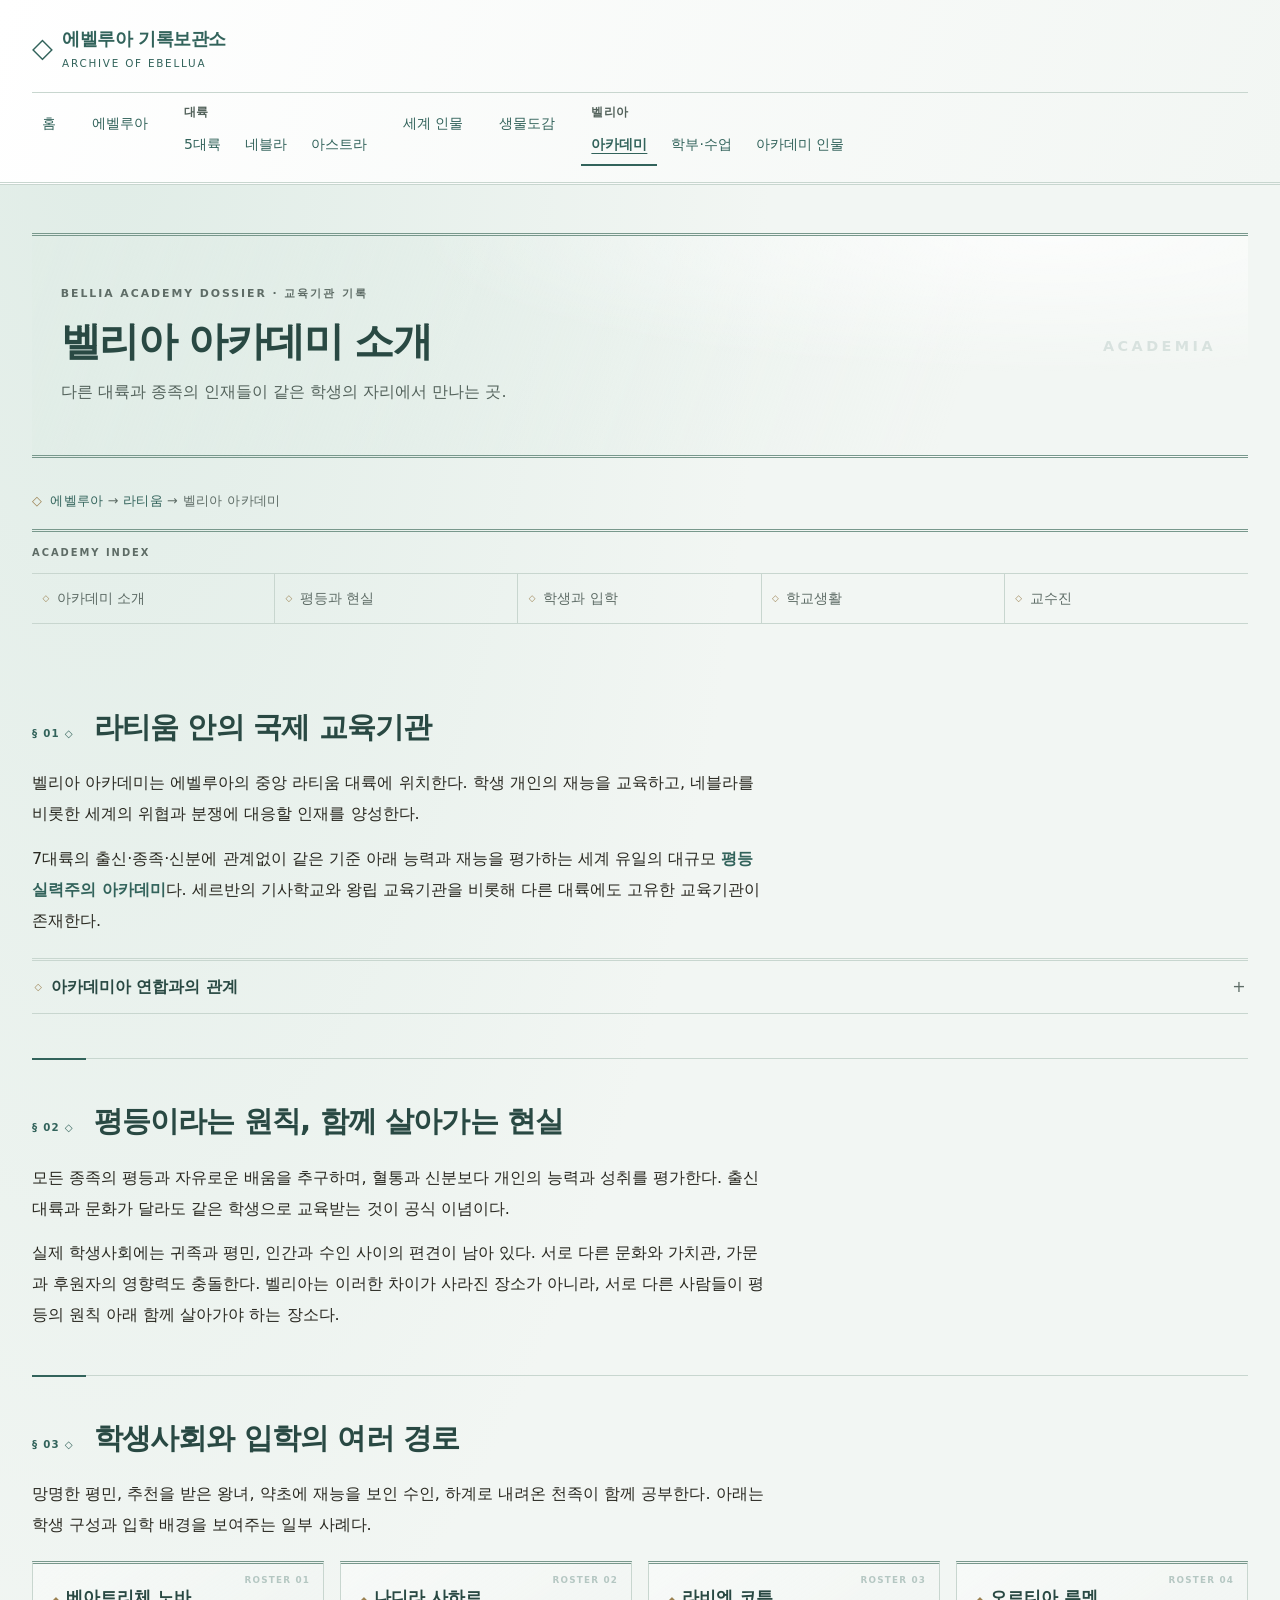
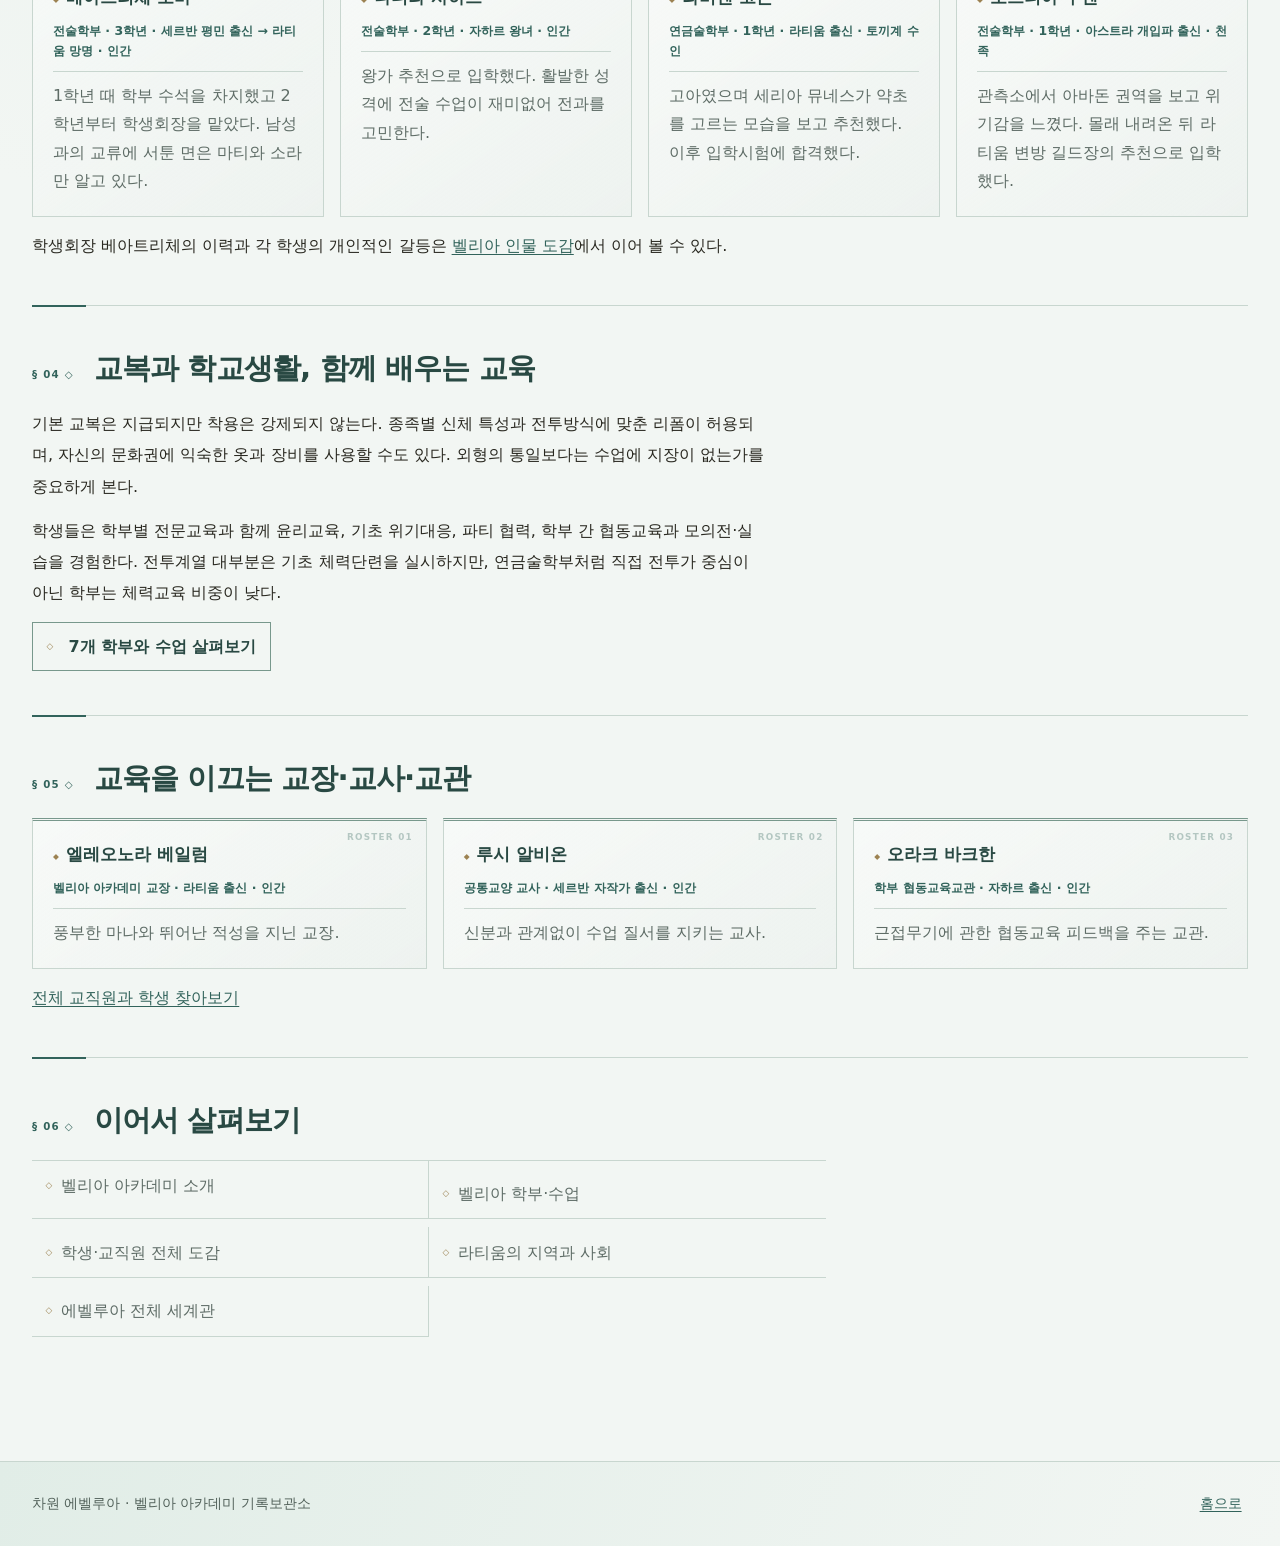
<file: introduce-BeliaAcademy.html>
<!doctype html>
<html lang="ko">
<head>
  <meta charset="utf-8">
  <meta name="viewport" content="width=device-width, initial-scale=1">
  <meta name="description" content="벨리아 아카데미 소개 — 에벨루아 세계관 기록보관소">
  <title>벨리아 아카데미 소개 | 에벨루아 기록보관소</title>
  <link rel="icon" href="data:,">
  <link rel="stylesheet" href="./css/common.css">
  <link rel="stylesheet" href="./css/introduce-BeliaAcademy.css">
  <script src="./js/common.js" defer></script>
</head>
<body>
  <a class="skip-link" href="#main-content">본문으로 바로가기</a>
  <header class="site-header">
    <div class="container header-inner">
      <a class="site-brand" href="./index.html"><span>에벨루아 기록보관소</span><small lang="en">Archive of Ebellua</small></a>
      <button class="nav-toggle" type="button" hidden aria-controls="site-nav" aria-expanded="false">
        <span class="nav-toggle-icon" aria-hidden="true">☰</span>
        <span class="nav-toggle-label">메뉴 열기</span>
      </button>
      <nav id="site-nav" class="site-nav" aria-label="주요 메뉴">
        <ul class="nav-list">
          <li><a class="nav-link" href="./index.html">홈</a></li>
          <li><a class="nav-link" href="./introduce-Ebellua.html">에벨루아</a></li>
          <li class="nav-group">
            <span class="nav-group-label">대륙</span>
            <ul class="nav-sublist">
              <li><a class="nav-link" href="./continent-EbelluaFiveContinents.html">5대륙</a></li>
              <li><a class="nav-link" href="./continent-Nebla.html">네블라</a></li>
              <li><a class="nav-link" href="./continent-Astra.html">아스트라</a></li>
            </ul>
          </li>
          <li><a class="nav-link" href="./introduce-Character-Ebellua.html">세계 인물</a></li>
          <li><a class="nav-link" href="./bestiary-Ebellua.html">생물도감</a></li>
          <li class="nav-group">
            <span class="nav-group-label">벨리아</span>
            <ul class="nav-sublist">
              <li><a class="nav-link" href="./introduce-BeliaAcademy.html">아카데미</a></li>
              <li><a class="nav-link" href="./class-BeliaAcademy.html">학부·수업</a></li>
              <li><a class="nav-link" href="./introduce-Characters-Belia.html">아카데미 인물</a></li>
            </ul>
          </li>
        </ul>
      </nav>
    </div>
  </header>
  <main id="main-content" class="container academy-page" tabindex="-1">
<div class="page-heading"><p class="eyebrow">BELLIA ACADEMY DOSSIER · 교육기관 기록</p><h1>벨리아 아카데미 소개</h1><p>다른 대륙과 종족의 인재들이 같은 학생의 자리에서 만나는 곳.</p></div>
<p class="academy-context"><a href="./introduce-Ebellua.html">에벨루아</a> → <a href="./continent-EbelluaFiveContinents.html#latium">라티움</a> → 벨리아 아카데미</p><nav class="academy-nav" aria-label="페이지 목차"><span class="academy-nav-label" aria-hidden="true">ACADEMY INDEX</span><a href="#overview">아카데미 소개</a><a href="#principles">평등과 현실</a><a href="#students">학생과 입학</a><a href="#education">학교생활</a><a href="#staff">교수진</a></nav><!-- Source: 벨리아 아카데미_현행개편본.txt sections 1–4, 13. Character previews: data/belia-characters.js. --><section id="overview" class="content-section" aria-labelledby="overview-heading"><h2 id="overview-heading">라티움 안의 국제 교육기관</h2><p>벨리아 아카데미는 에벨루아의 중앙 라티움 대륙에 위치한다. 학생 개인의 재능을 교육하고, 네블라를 비롯한 세계의 위협과 분쟁에 대응할 인재를 양성한다.</p><p>7대륙의 출신·종족·신분에 관계없이 같은 기준 아래 능력과 재능을 평가하는 세계 유일의 대규모 <strong>평등실력주의 아카데미</strong>다. 세르반의 기사학교와 왕립 교육기관을 비롯해 다른 대륙에도 고유한 교육기관이 존재한다.</p><details><summary>아카데미아 연합과의 관계</summary><p>아카데미아 연합은 여러 교육기관과 학술세력을 연결하고 조율하는 국제 교육기관 연합이다. 벨리아의 운영과 교류를 둘러싼 이사회·연합기구의 성격을 가진다.</p></details></section><section id="principles" class="content-section" aria-labelledby="principles-heading"><h2 id="principles-heading">평등이라는 원칙, 함께 살아가는 현실</h2><p>모든 종족의 평등과 자유로운 배움을 추구하며, 혈통과 신분보다 개인의 능력과 성취를 평가한다. 출신 대륙과 문화가 달라도 같은 학생으로 교육받는 것이 공식 이념이다.</p><p>실제 학생사회에는 귀족과 평민, 인간과 수인 사이의 편견이 남아 있다. 서로 다른 문화와 가치관, 가문과 후원자의 영향력도 충돌한다. 벨리아는 이러한 차이가 사라진 장소가 아니라, 서로 다른 사람들이 평등의 원칙 아래 함께 살아가야 하는 장소다.</p></section><section id="students" class="content-section" aria-labelledby="students-heading"><h2 id="students-heading">학생사회와 입학의 여러 경로</h2><p>망명한 평민, 추천을 받은 왕녀, 약초에 재능을 보인 수인, 하계로 내려온 천족이 함께 공부한다. 아래는 학생 구성과 입학 배경을 보여주는 일부 사례다.</p><div class="academy-preview-grid"><article class="academy-preview"><h3><a href="./introduce-Characters-Belia.html#belia-student-10">베아트리체 노바</a></h3><p>전술학부 · 3학년 · 세르반 평민 출신 → 라티움 망명 · 인간</p><p>1학년 때 학부 수석을 차지했고 2학년부터 학생회장을 맡았다. 남성과의 교류에 서툰 면은 마티와 소라만 알고 있다.</p></article><article class="academy-preview"><h3><a href="./introduce-Characters-Belia.html#belia-student-01">나디라 사하르</a></h3><p>전술학부 · 2학년 · 자하르 왕녀 · 인간</p><p>왕가 추천으로 입학했다. 활발한 성격에 전술 수업이 재미없어 전과를 고민한다.</p></article><article class="academy-preview"><h3><a href="./introduce-Characters-Belia.html#belia-student-03">라비엔 코튼</a></h3><p>연금술학부 · 1학년 · 라티움 출신 · 토끼계 수인</p><p>고아였으며 세리아 뮤네스가 약초를 고르는 모습을 보고 추천했다. 이후 입학시험에 합격했다.</p></article><article class="academy-preview"><h3><a href="./introduce-Characters-Belia.html#belia-student-16">오르티아 루멘</a></h3><p>전술학부 · 1학년 · 아스트라 개입파 출신 · 천족</p><p>관측소에서 아바돈 권역을 보고 위기감을 느꼈다. 몰래 내려온 뒤 라티움 변방 길드장의 추천으로 입학했다.</p></article></div><p>학생회장 베아트리체의 이력과 각 학생의 개인적인 갈등은 <a href="./introduce-Characters-Belia.html">벨리아 인물 도감</a>에서 이어 볼 수 있다.</p></section><section id="education" class="content-section" aria-labelledby="education-heading"><h2 id="education-heading">교복과 학교생활, 함께 배우는 교육</h2><p>기본 교복은 지급되지만 착용은 강제되지 않는다. 종족별 신체 특성과 전투방식에 맞춘 리폼이 허용되며, 자신의 문화권에 익숙한 옷과 장비를 사용할 수도 있다. 외형의 통일보다는 수업에 지장이 없는가를 중요하게 본다.</p><p>학생들은 학부별 전문교육과 함께 윤리교육, 기초 위기대응, 파티 협력, 학부 간 협동교육과 모의전·실습을 경험한다. 전투계열 대부분은 기초 체력단련을 실시하지만, 연금술학부처럼 직접 전투가 중심이 아닌 학부는 체력교육 비중이 낮다.</p><p><a class="button" href="./class-BeliaAcademy.html">7개 학부와 수업 살펴보기</a></p></section><section id="staff" class="content-section" aria-labelledby="staff-heading"><h2 id="staff-heading">교육을 이끄는 교장·교사·교관</h2><div class="academy-preview-grid"><article class="academy-preview"><h3><a href="./introduce-Characters-Belia.html#belia-teacher-01">엘레오노라 베일럼</a></h3><p>벨리아 아카데미 교장 · 라티움 출신 · 인간</p><p>풍부한 마나와 뛰어난 적성을 지닌 교장.</p></article><article class="academy-preview"><h3><a href="./introduce-Characters-Belia.html#belia-teacher-02">루시 알비온</a></h3><p>공통교양 교사 · 세르반 자작가 출신 · 인간</p><p>신분과 관계없이 수업 질서를 지키는 교사.</p></article><article class="academy-preview"><h3><a href="./introduce-Characters-Belia.html#belia-teacher-10">오라크 바크한</a></h3><p>학부 협동교육교관 · 자하르 출신 · 인간</p><p>근접무기에 관한 협동교육 피드백을 주는 교관.</p></article></div><p><a href="./introduce-Characters-Belia.html">전체 교직원과 학생 찾아보기</a></p></section><section id="related-pages" class="content-section" aria-labelledby="related-pages-heading"><h2 id="related-pages-heading">이어서 살펴보기</h2><ul class="link-list"><li><a href="./introduce-BeliaAcademy.html">벨리아 아카데미 소개</a></li><li><a href="./class-BeliaAcademy.html">벨리아 학부·수업</a></li><li><a href="./introduce-Characters-Belia.html">학생·교직원 전체 도감</a></li><li><a href="./continent-EbelluaFiveContinents.html#latium">라티움의 지역과 사회</a></li><li><a href="./introduce-Ebellua.html">에벨루아 전체 세계관</a></li></ul></section>
</main>
  <footer class="site-footer">
    <div class="container">
      <p>차원 에벨루아 · 벨리아 아카데미 기록보관소</p>
      <a href="./index.html">홈으로</a>
    </div>
  </footer>
</body>
</html>
</file>
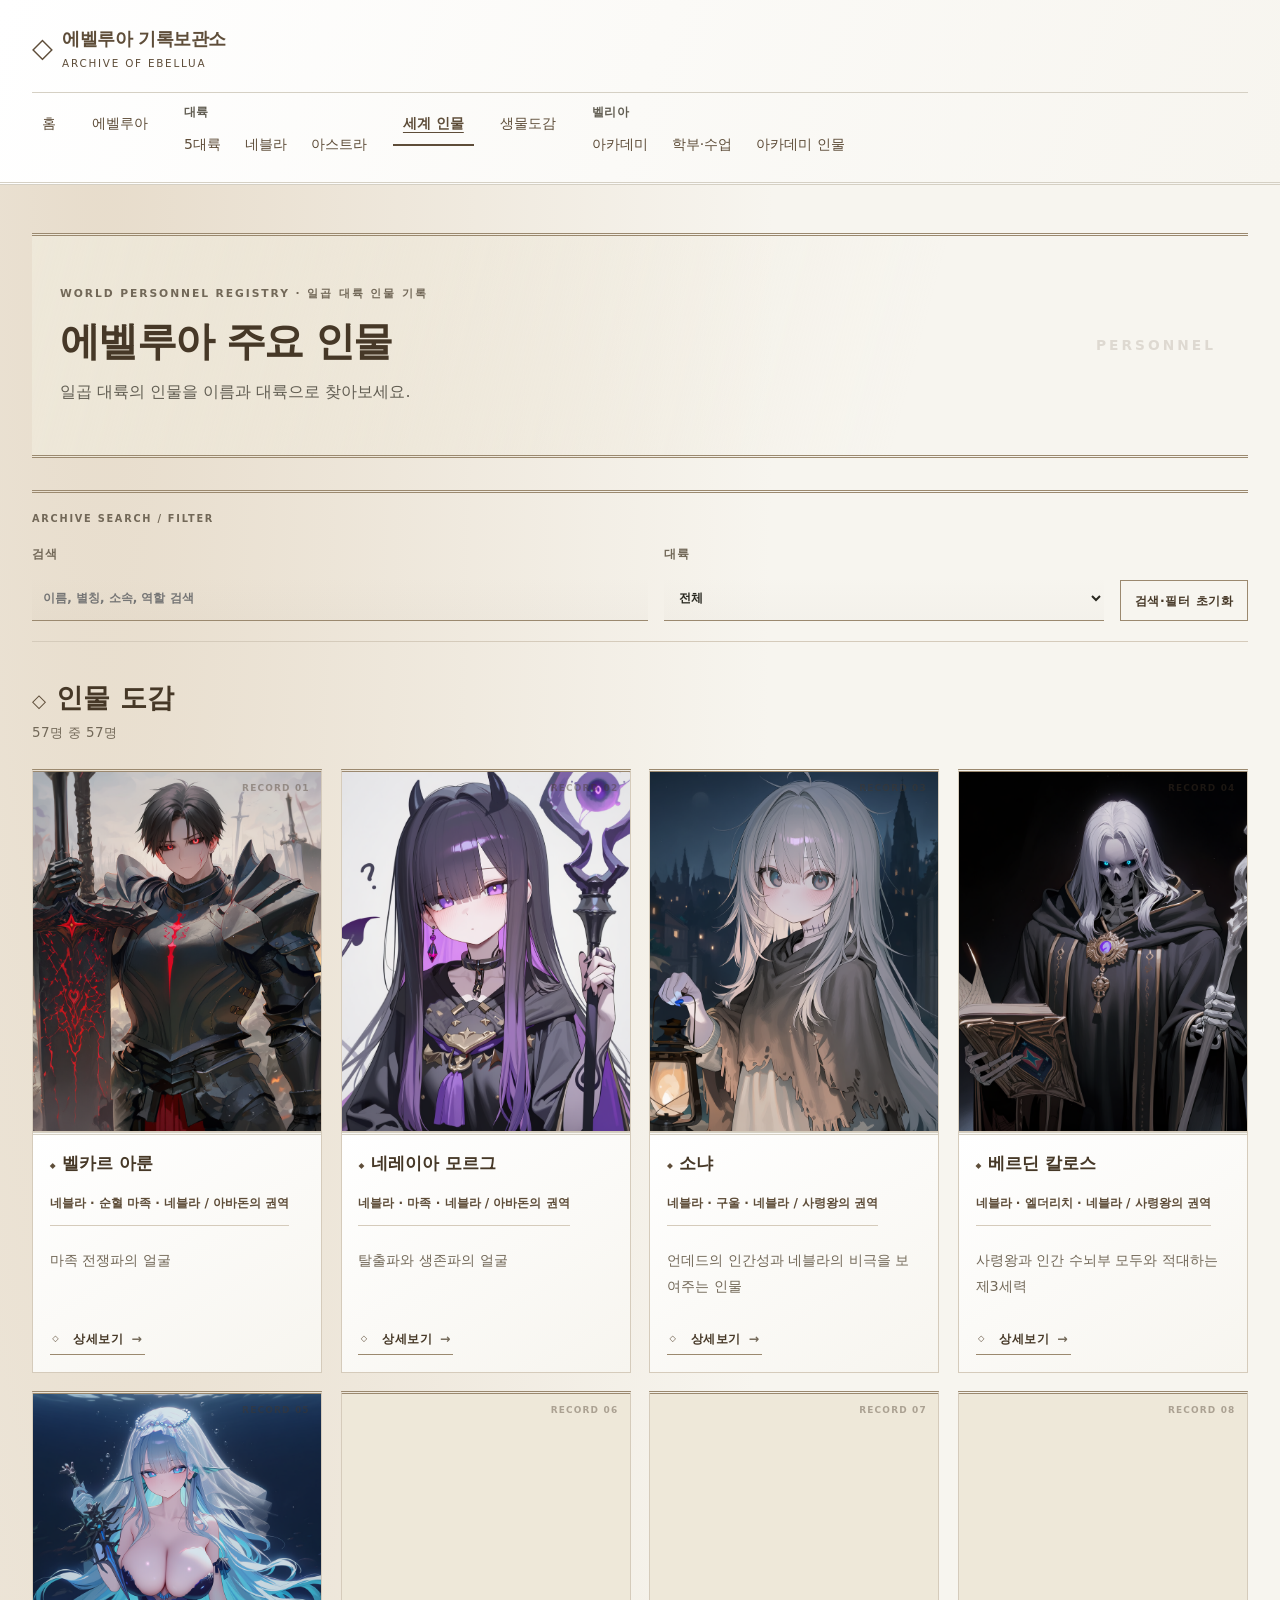
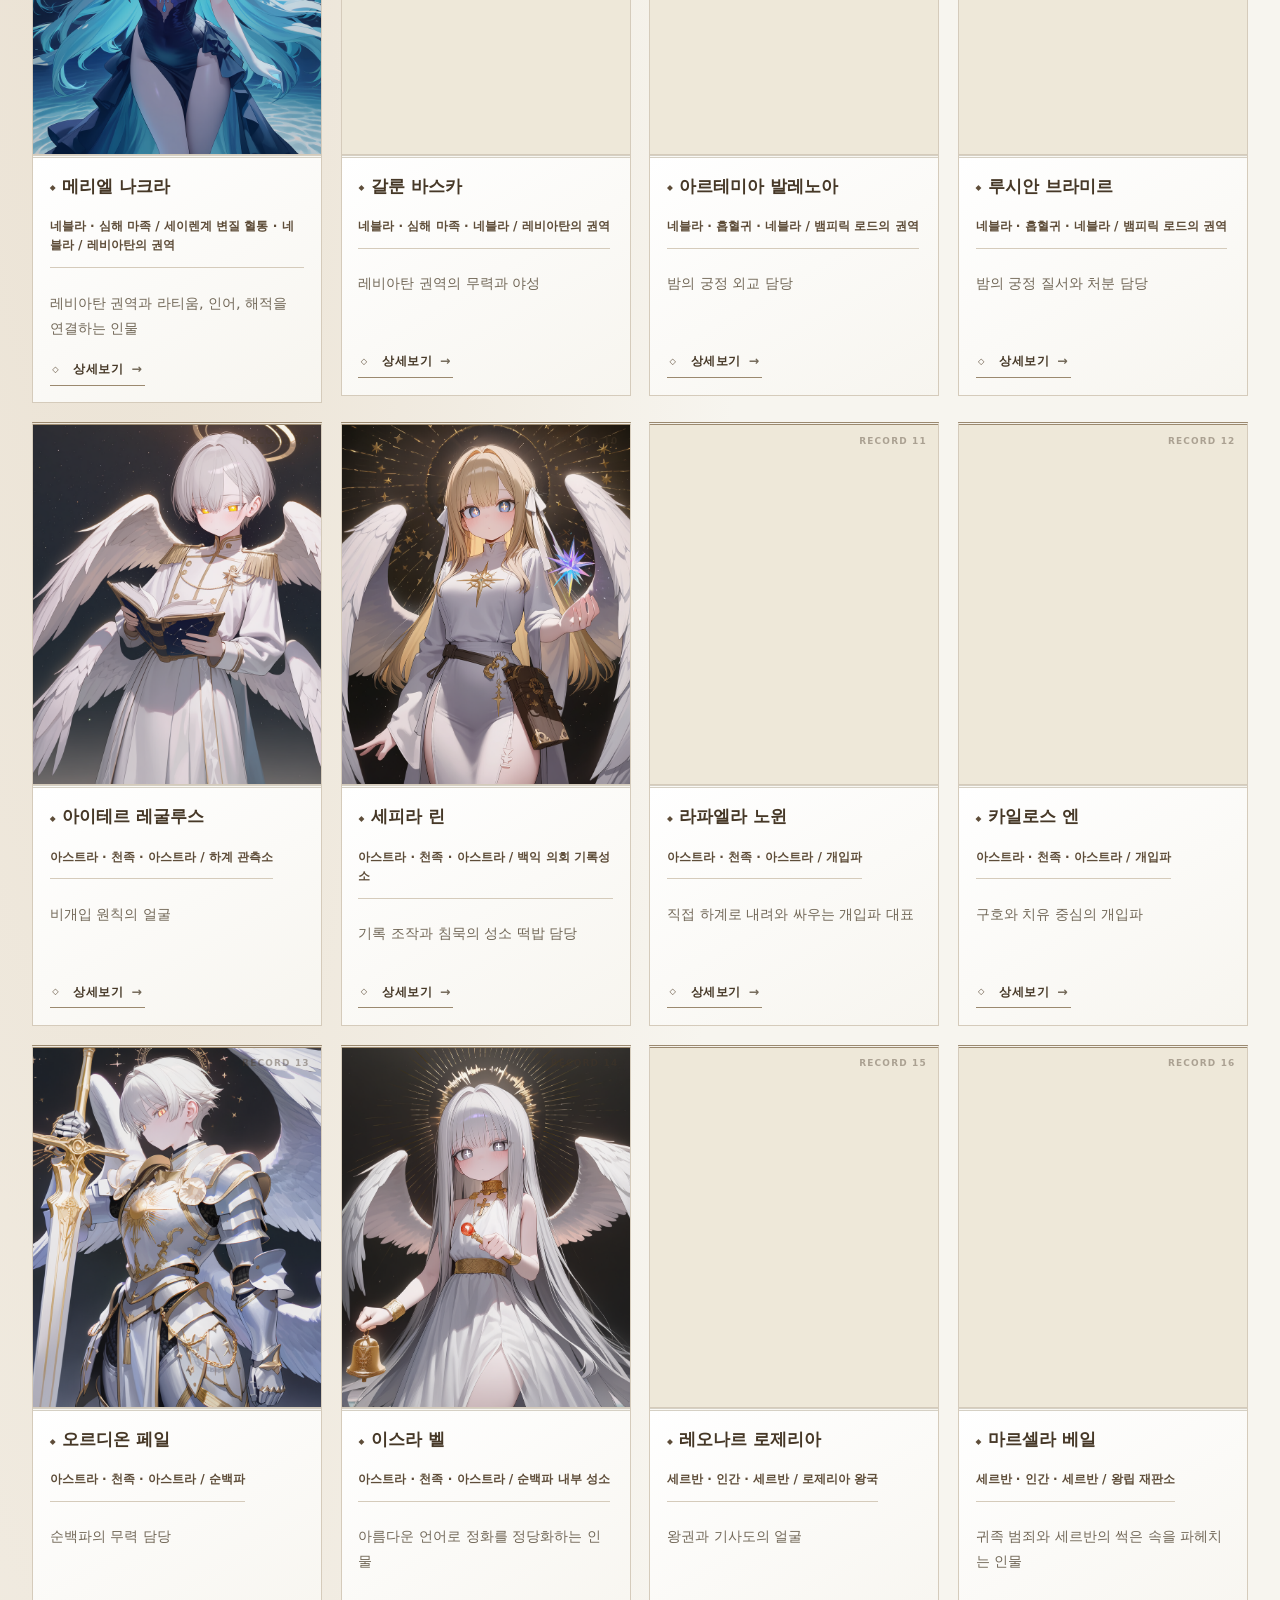
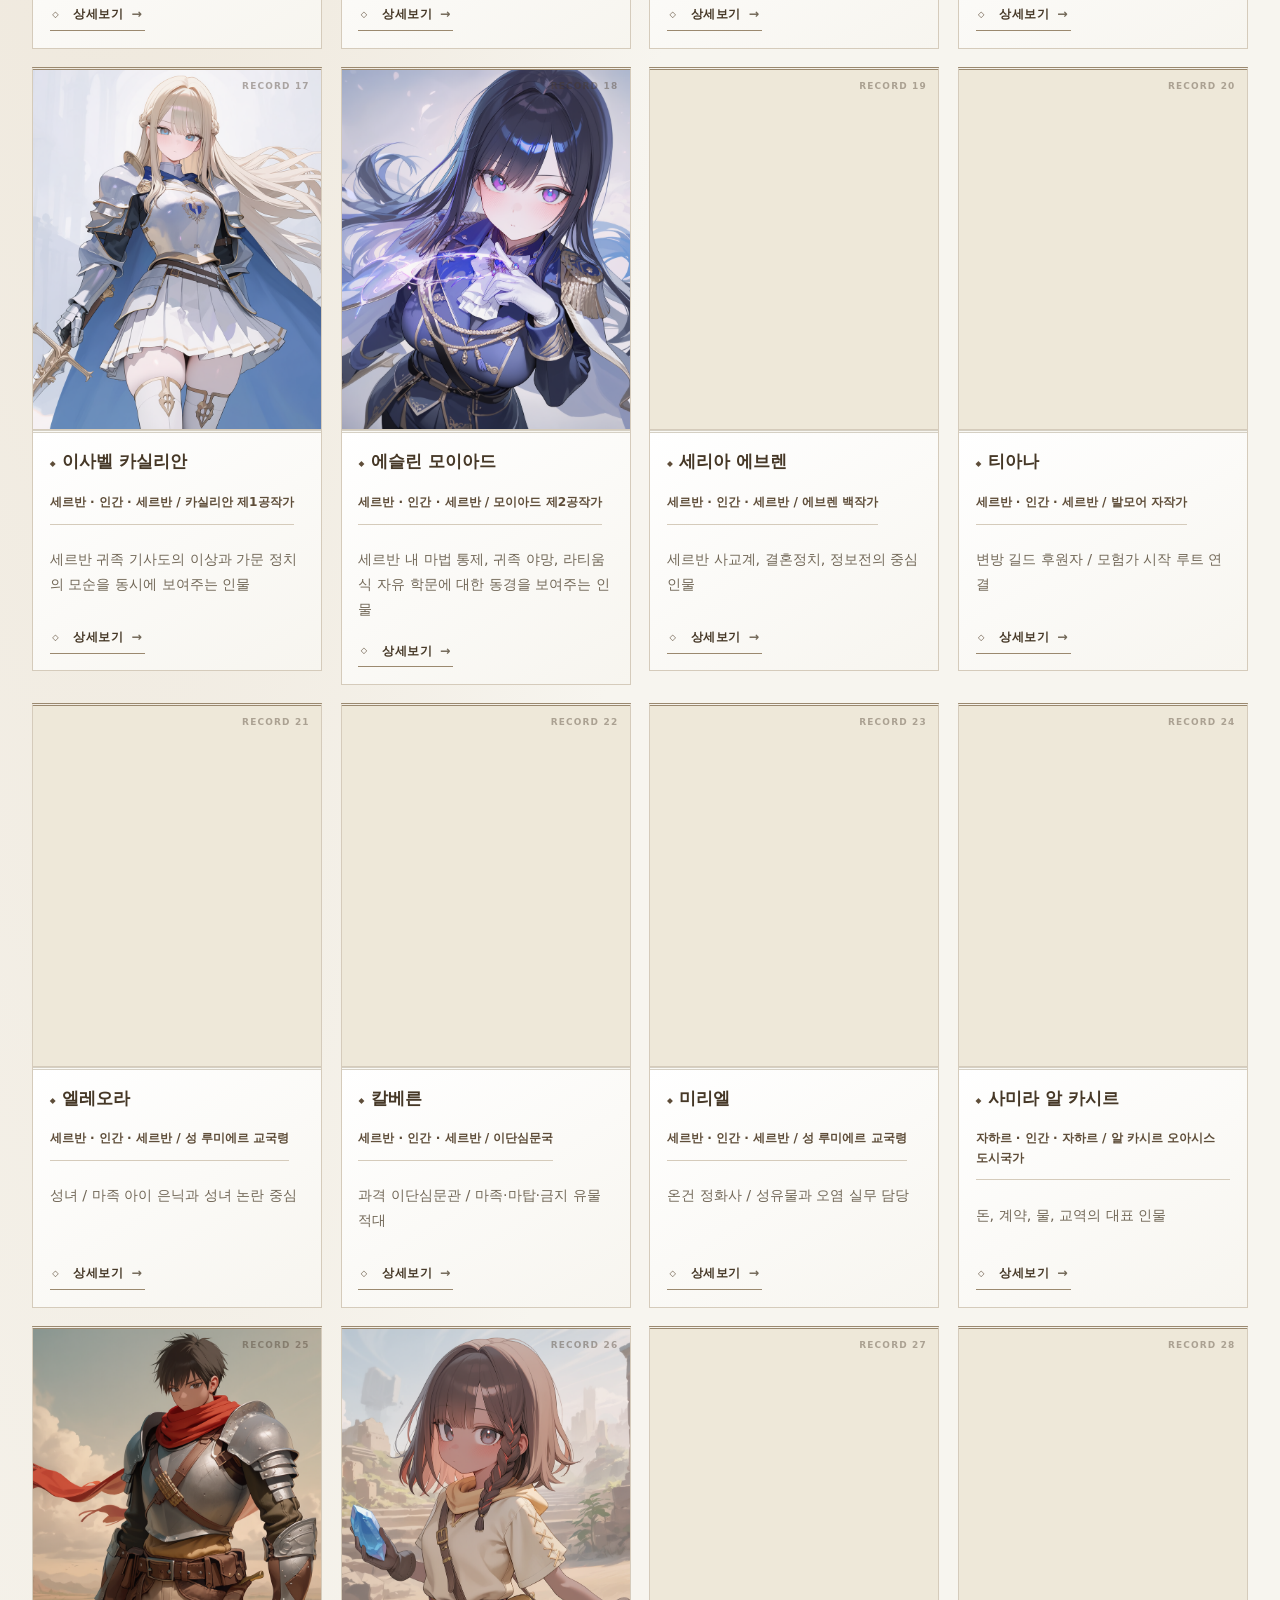
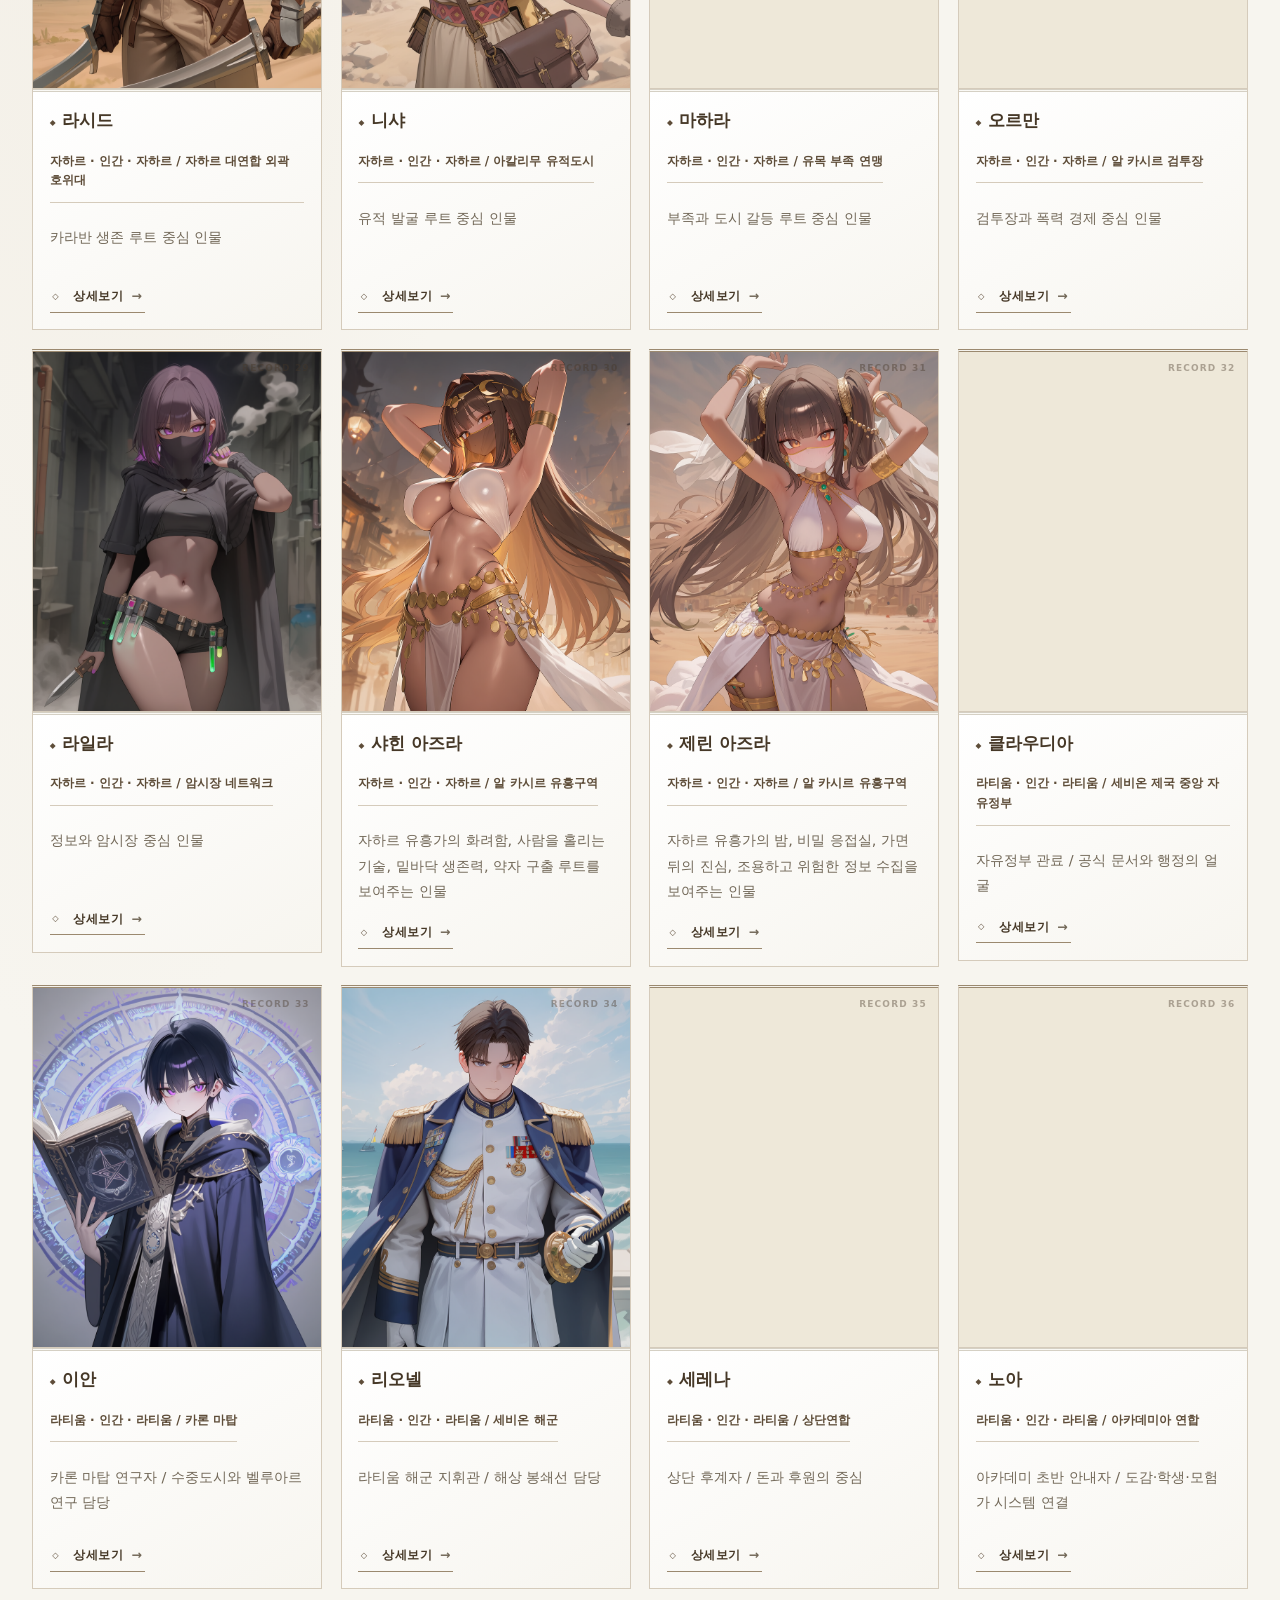
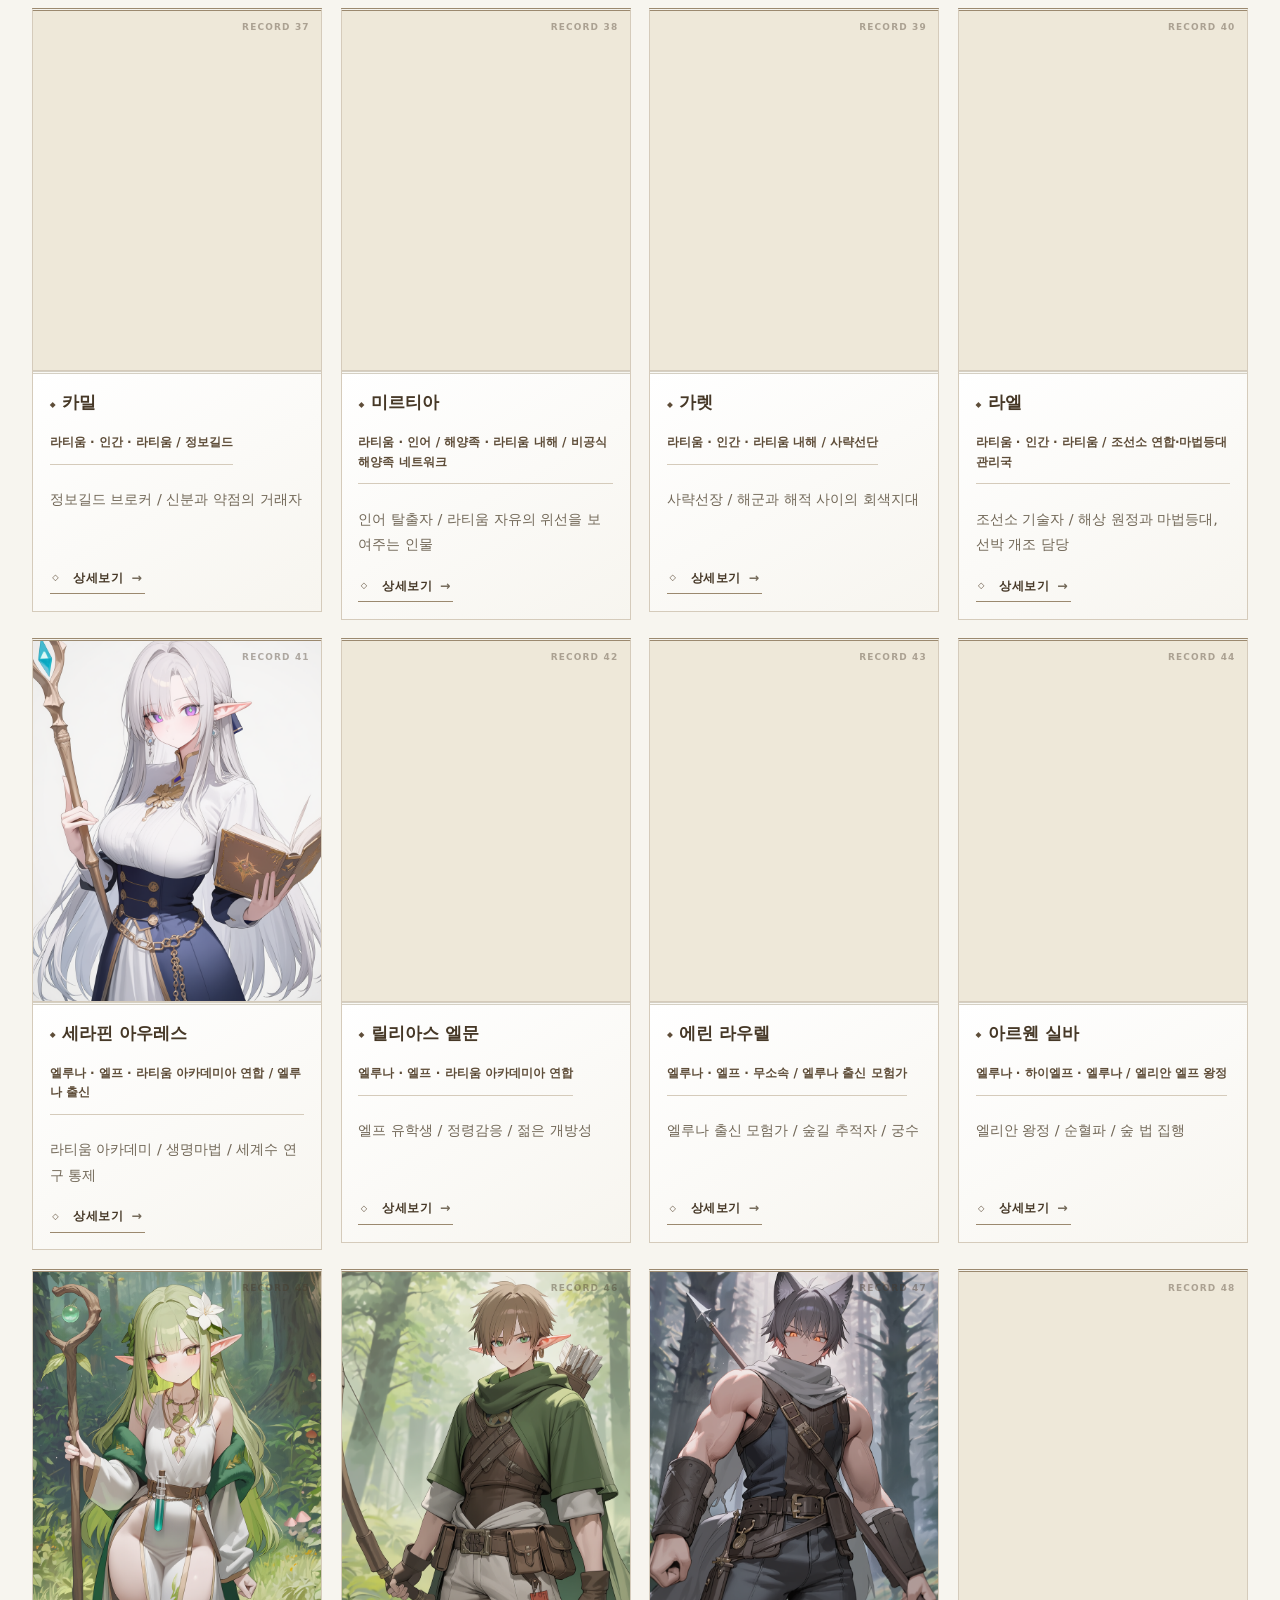
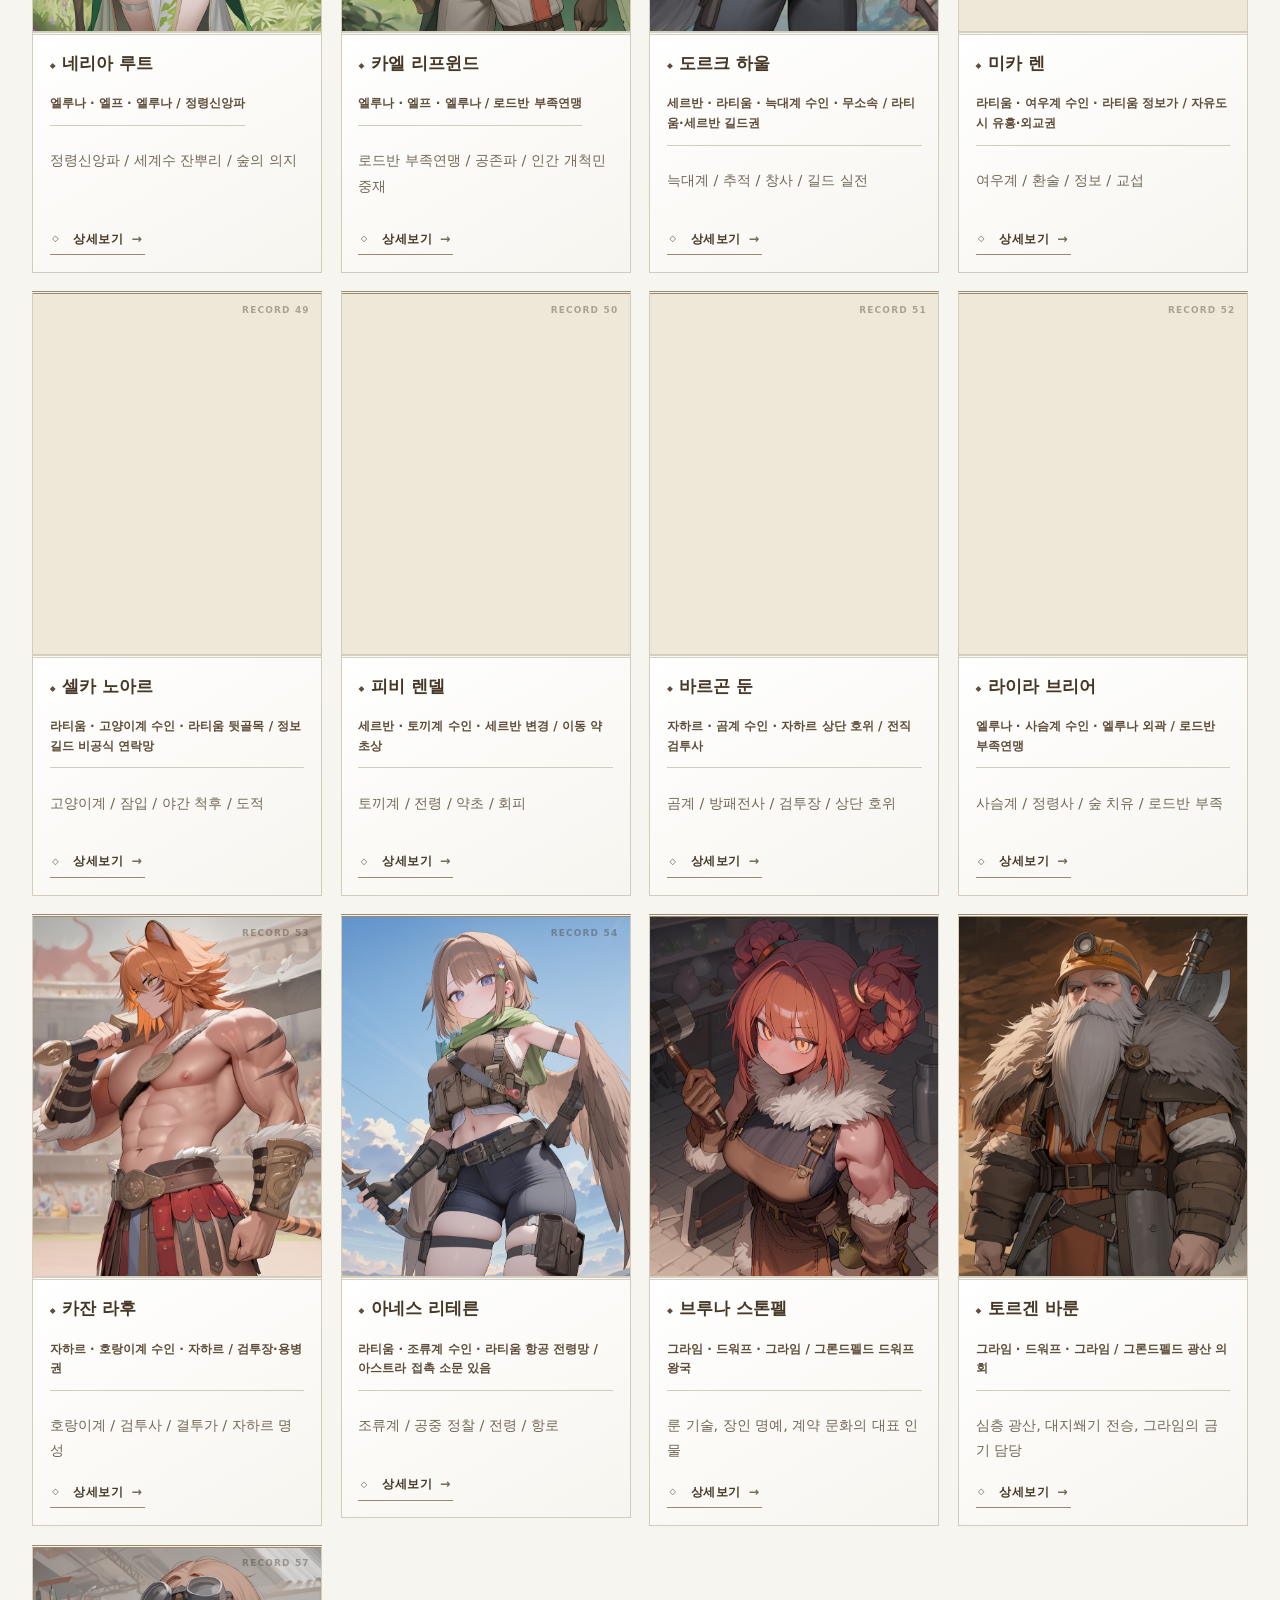
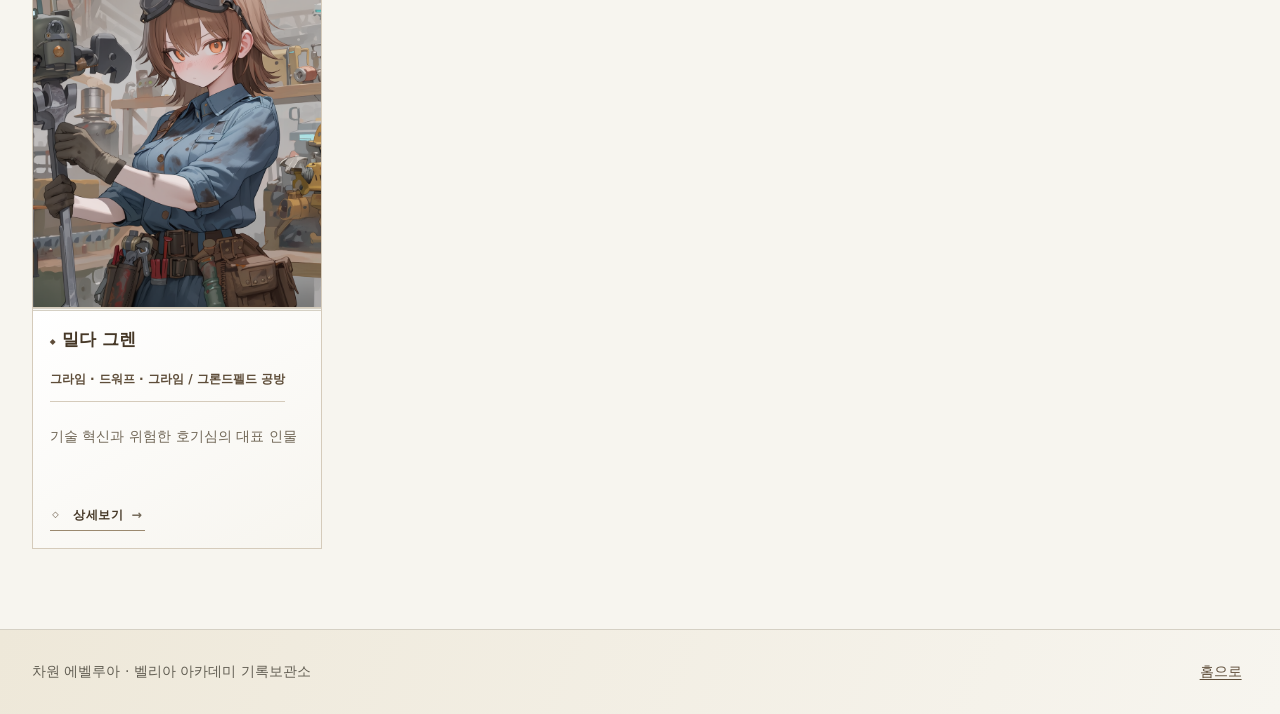
<file: introduce-Character-Ebellua.html>
<!doctype html>
<html lang="ko">
<head>
  <meta charset="utf-8">
  <meta name="viewport" content="width=device-width, initial-scale=1">
  <meta name="description" content="에벨루아 주요 인물 — 에벨루아 세계관 기록보관소">
  <title>에벨루아 주요 인물 | 에벨루아 기록보관소</title>
  <link rel="icon" href="data:,">
  <link rel="stylesheet" href="./css/common.css">
  <link rel="stylesheet" href="./css/introduce-Character-Ebellua.css">
  <script src="./js/common.js" defer></script>
  <script type="module" src="./js/character-filter.js"></script>
</head>
<body>
  <a class="skip-link" href="#main-content">본문으로 바로가기</a>
  <header class="site-header">
    <div class="container header-inner">
      <a class="site-brand" href="./index.html"><span>에벨루아 기록보관소</span><small lang="en">Archive of Ebellua</small></a>
      <button class="nav-toggle" type="button" hidden aria-controls="site-nav" aria-expanded="false">
        <span class="nav-toggle-icon" aria-hidden="true">☰</span>
        <span class="nav-toggle-label">메뉴 열기</span>
      </button>
      <nav id="site-nav" class="site-nav" aria-label="주요 메뉴">
        <ul class="nav-list">
          <li><a class="nav-link" href="./index.html">홈</a></li>
          <li><a class="nav-link" href="./introduce-Ebellua.html">에벨루아</a></li>
          <li class="nav-group">
            <span class="nav-group-label">대륙</span>
            <ul class="nav-sublist">
              <li><a class="nav-link" href="./continent-EbelluaFiveContinents.html">5대륙</a></li>
              <li><a class="nav-link" href="./continent-Nebla.html">네블라</a></li>
              <li><a class="nav-link" href="./continent-Astra.html">아스트라</a></li>
            </ul>
          </li>
          <li><a class="nav-link" href="./introduce-Character-Ebellua.html">세계 인물</a></li>
          <li><a class="nav-link" href="./bestiary-Ebellua.html">생물도감</a></li>
          <li class="nav-group">
            <span class="nav-group-label">벨리아</span>
            <ul class="nav-sublist">
              <li><a class="nav-link" href="./introduce-BeliaAcademy.html">아카데미</a></li>
              <li><a class="nav-link" href="./class-BeliaAcademy.html">학부·수업</a></li>
              <li><a class="nav-link" href="./introduce-Characters-Belia.html">아카데미 인물</a></li>
            </ul>
          </li>
        </ul>
      </nav>
    </div>
  </header>
  <main id="main-content" class="container character-page" data-directory="world" tabindex="-1">
    <div class="page-heading"><p class="eyebrow">WORLD PERSONNEL REGISTRY · 일곱 대륙 인물 기록</p><h1>에벨루아 주요 인물</h1><p>일곱 대륙의 인물을 이름과 대륙으로 찾아보세요.</p></div>
    <noscript><p>인물 도감을 보려면 JavaScript를 켜 주세요. 상단 메뉴로 다른 페이지를 이용할 수 있습니다.</p></noscript>
    <form id="character-search" class="directory-controls" hidden aria-label="인물 검색과 필터">
      <label class="search-field" for="name-search">검색<input id="name-search" type="search" placeholder="이름, 별칭, 소속, 역할 검색" autocomplete="off"></label>
      <div id="directory-filters" class="directory-filters"></div>
      <button class="button" type="reset">검색·필터 초기화</button>
    </form>
    <section id="character-directory" aria-labelledby="directory-heading">
      <h2 id="directory-heading">인물 도감</h2>
      <p id="result-count" role="status" aria-live="polite" aria-atomic="true">인물 정보를 불러오는 중입니다.</p>
      <p id="empty-result" hidden>조건에 맞는 인물이 없습니다. 검색어나 필터를 바꾸거나 초기화해 주세요.</p>
      <div id="character-grid" class="character-grid"></div>
    </section>
    <dialog id="character-modal" class="character-modal" aria-labelledby="modal-title">
      <div class="modal-toolbar"><button id="modal-close" class="button" type="button" autofocus>닫기</button></div>
      <div id="modal-content" class="modal-content"></div>
    </dialog>
  </main>
  <footer class="site-footer">
    <div class="container">
      <p>차원 에벨루아 · 벨리아 아카데미 기록보관소</p>
      <a href="./index.html">홈으로</a>
    </div>
  </footer>
</body>
</html>
</file>
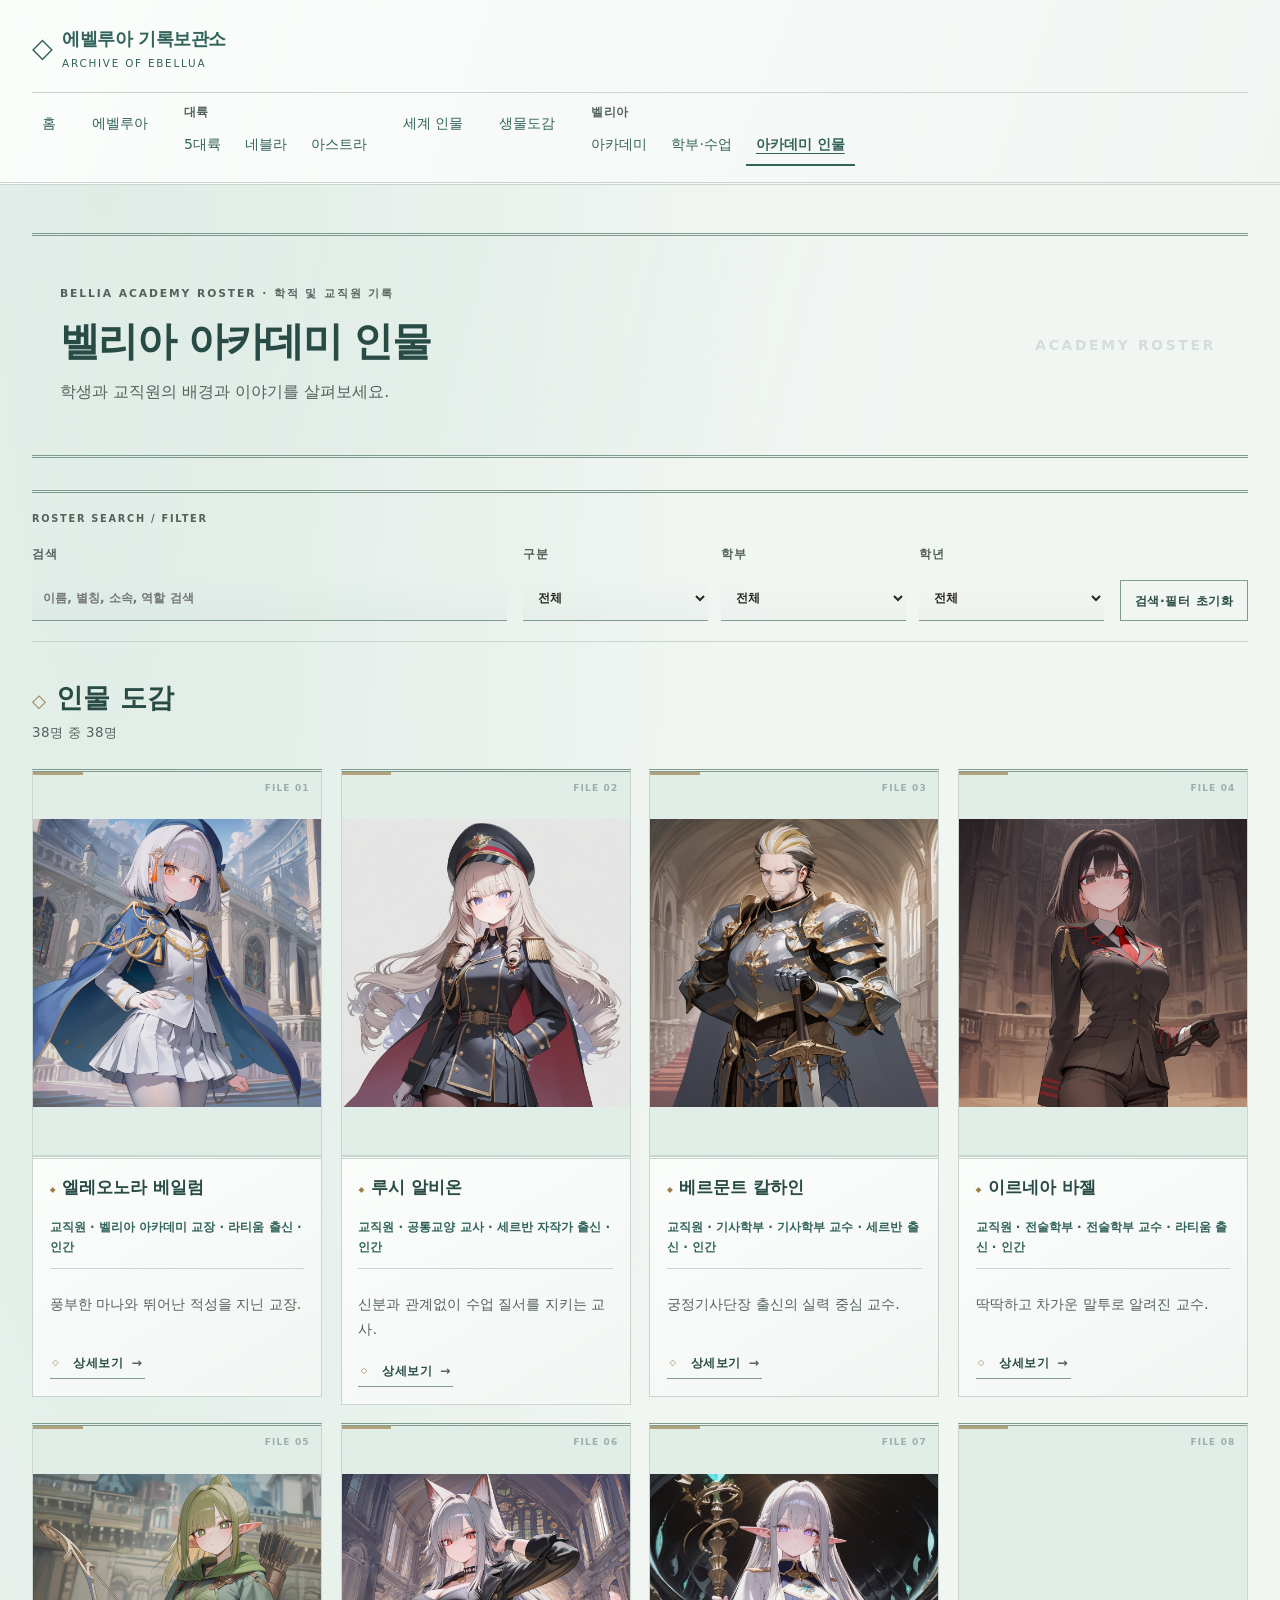
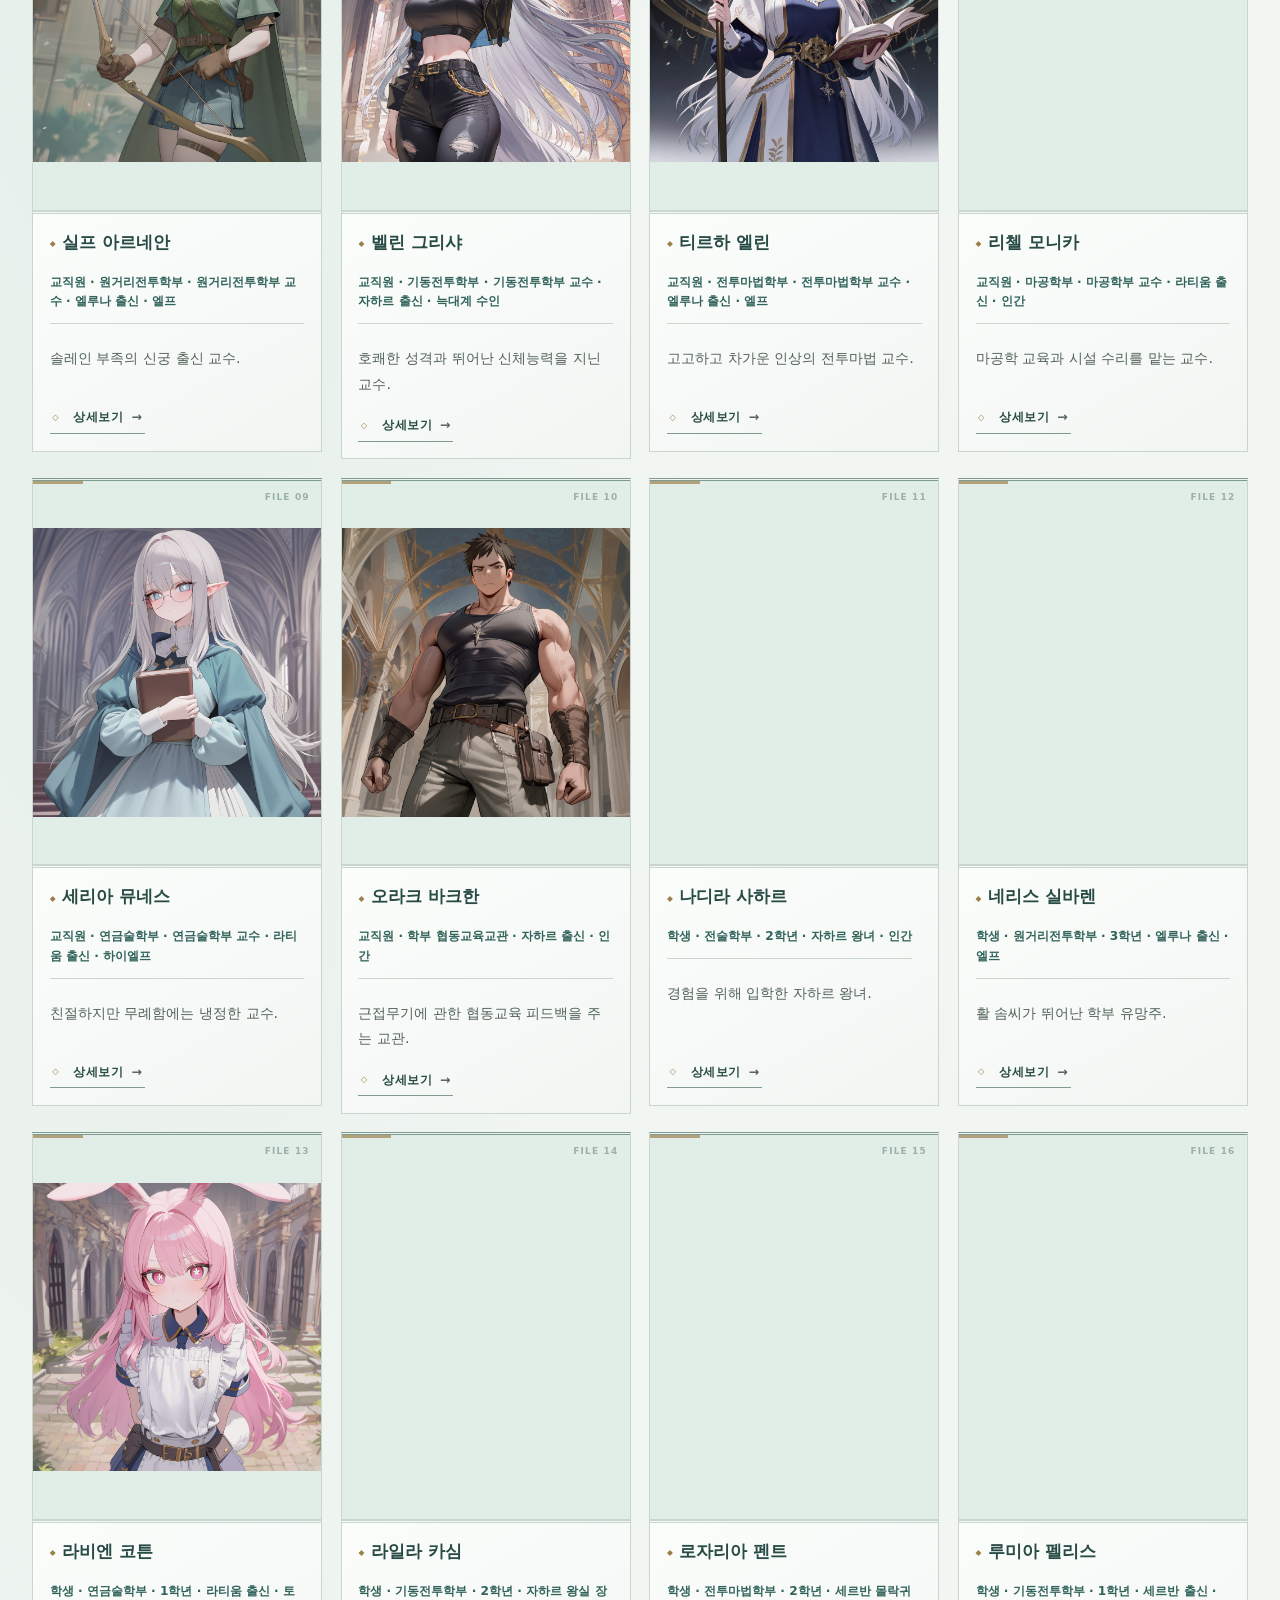
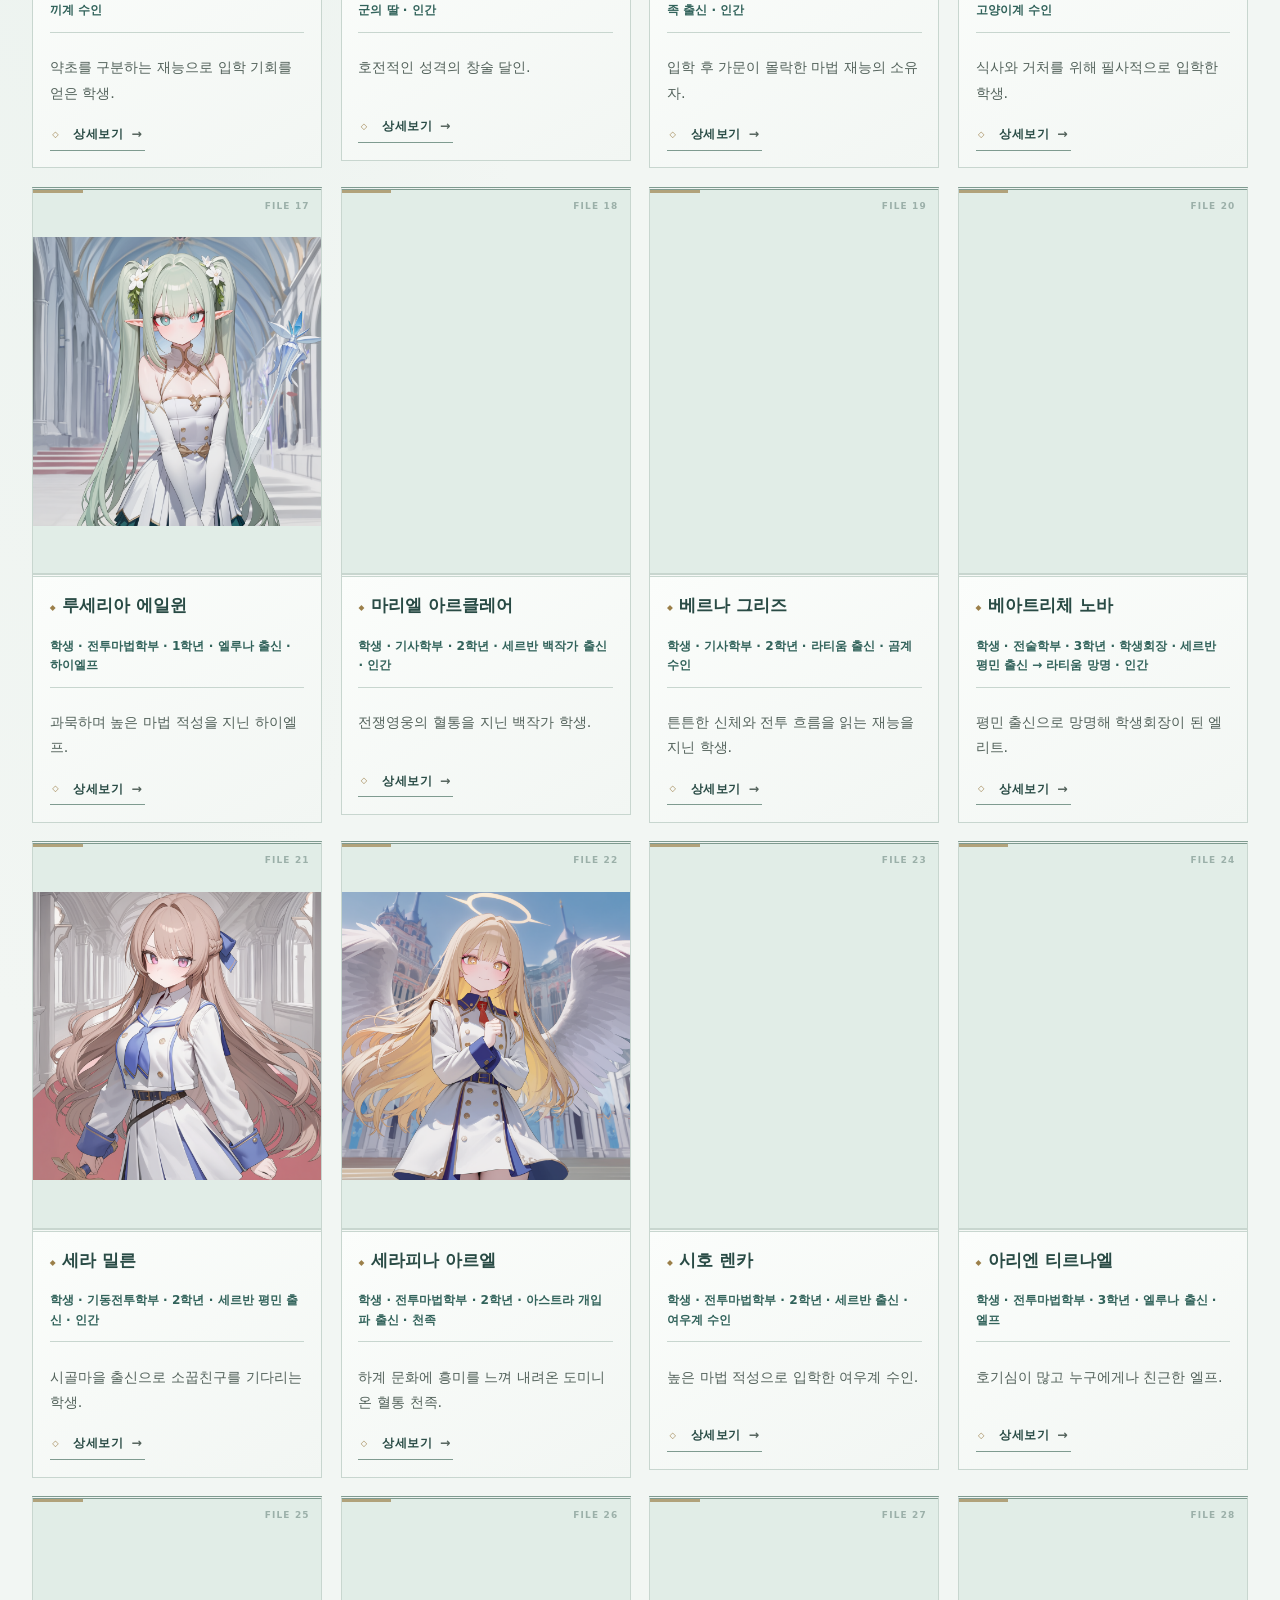
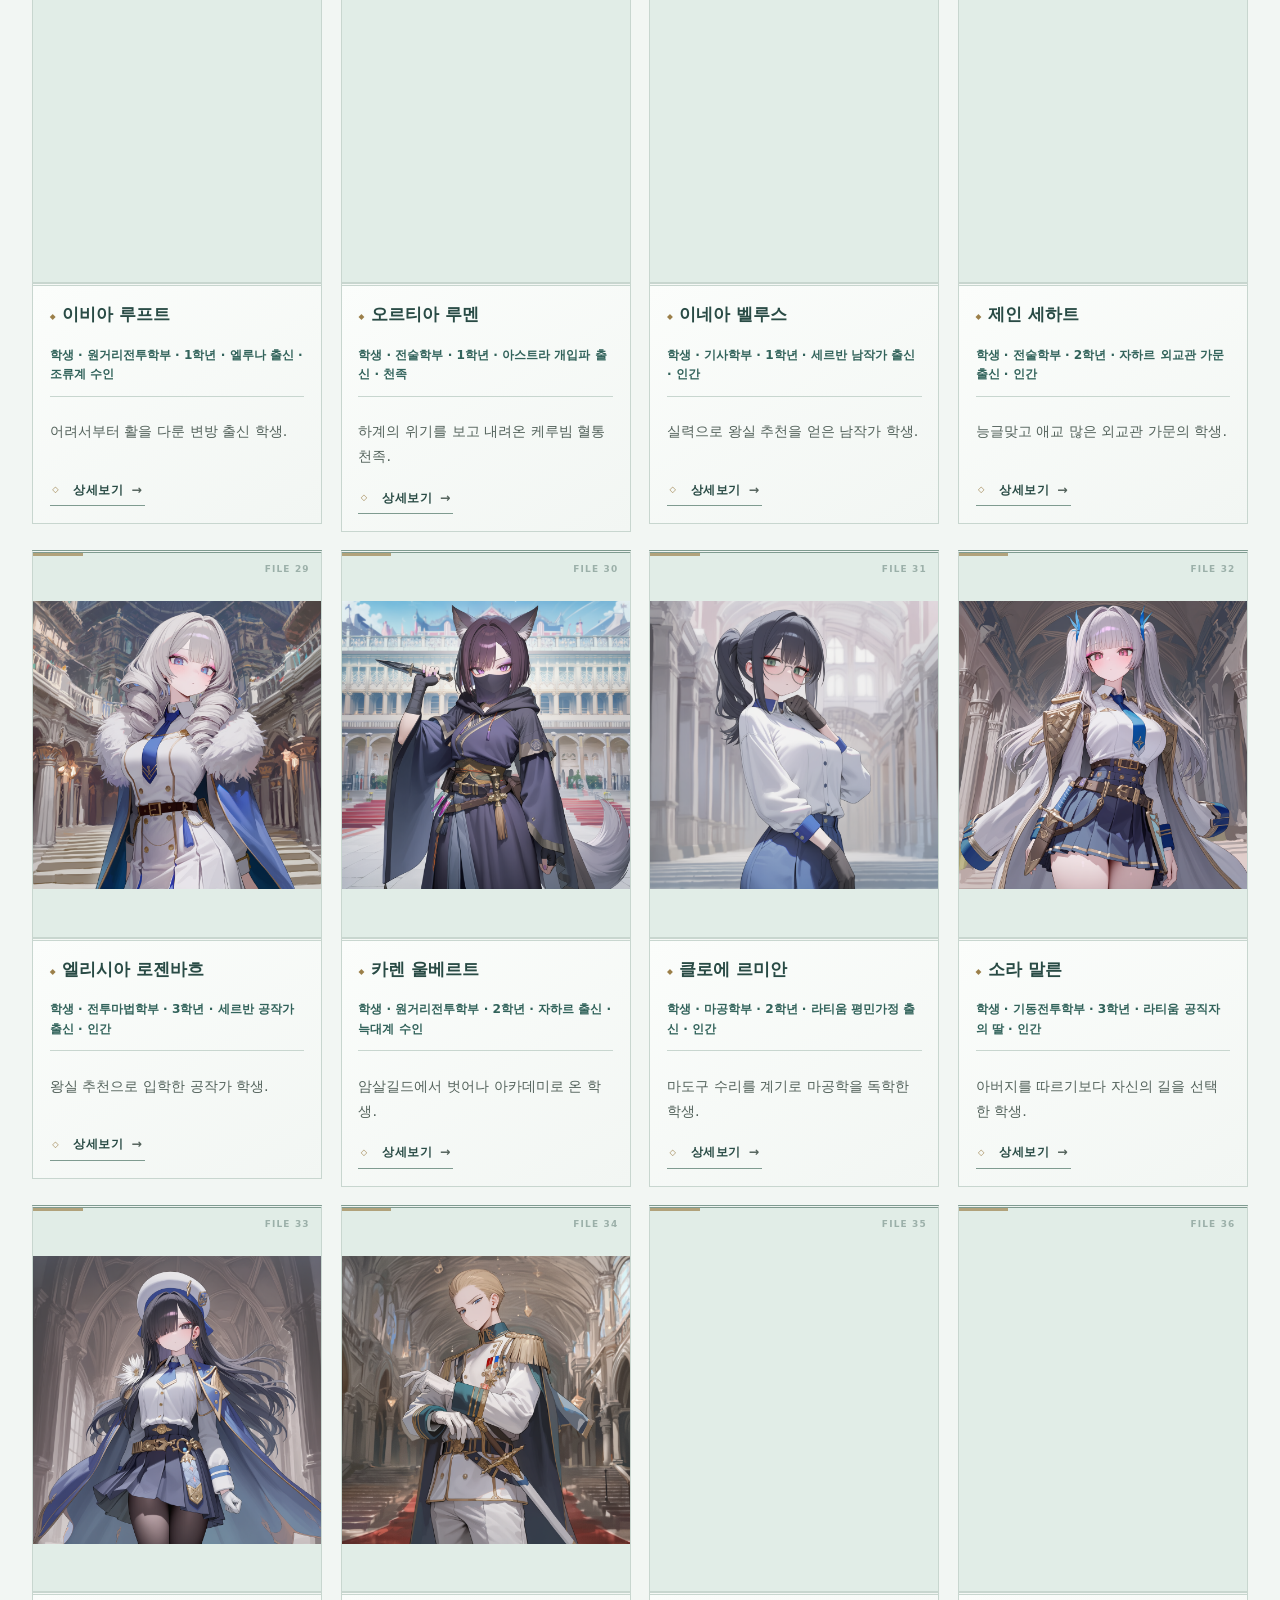
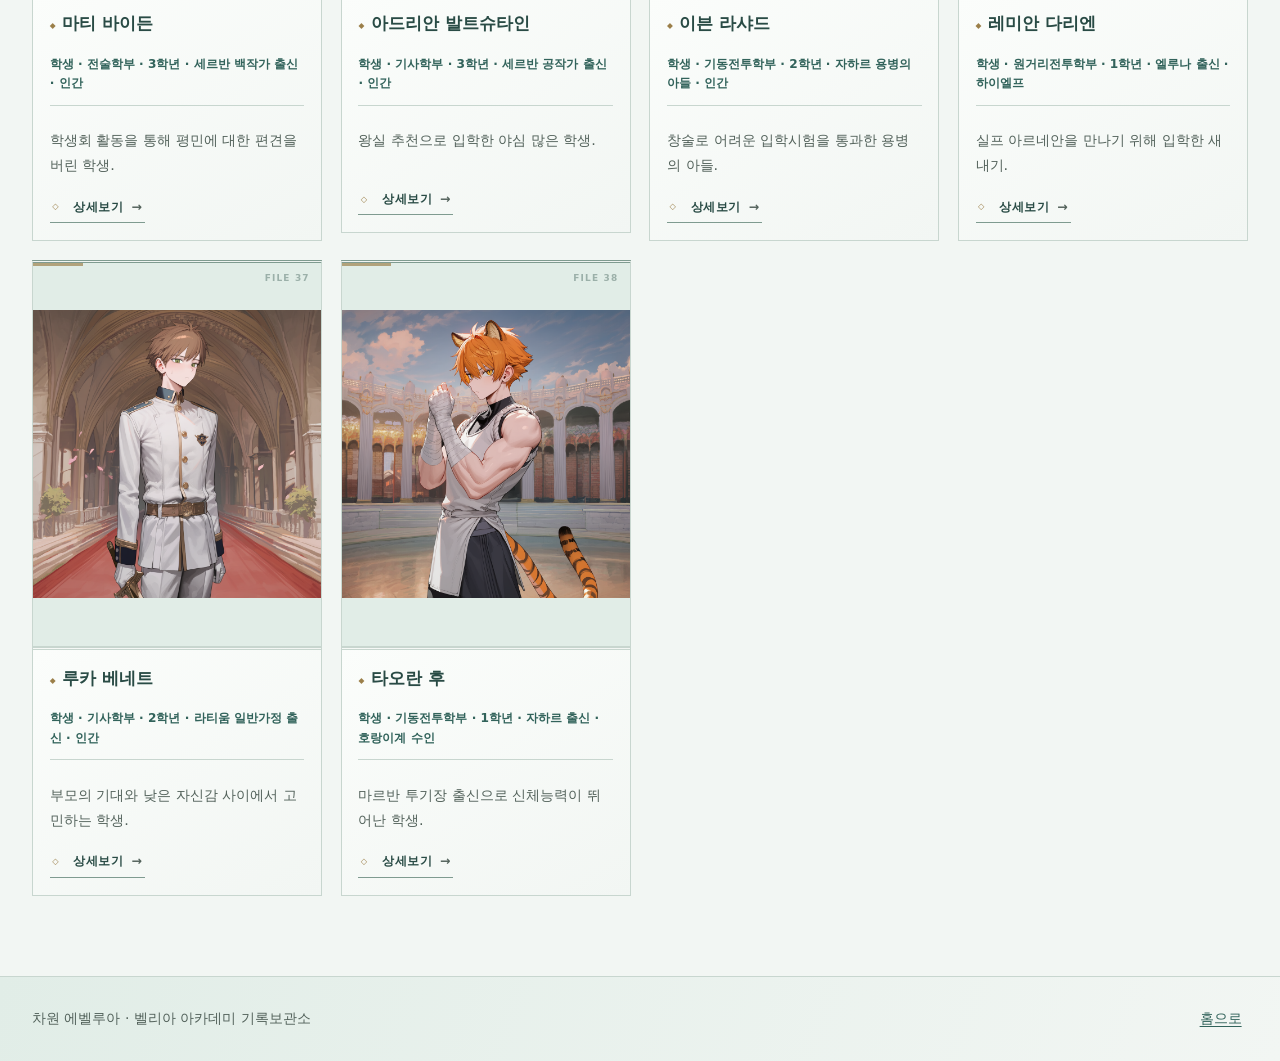
<file: introduce-Characters-Belia.html>
<!doctype html>
<html lang="ko">
<head>
  <meta charset="utf-8">
  <meta name="viewport" content="width=device-width, initial-scale=1">
  <meta name="description" content="벨리아 아카데미 인물 — 에벨루아 세계관 기록보관소">
  <title>벨리아 아카데미 인물 | 에벨루아 기록보관소</title>
  <link rel="icon" href="data:,">
  <link rel="stylesheet" href="./css/common.css">
  <link rel="stylesheet" href="./css/introduce-Characters-Belia.css">
  <script src="./js/common.js" defer></script>
  <script type="module" src="./js/character-filter.js"></script>
</head>
<body>
  <a class="skip-link" href="#main-content">본문으로 바로가기</a>
  <header class="site-header">
    <div class="container header-inner">
      <a class="site-brand" href="./index.html"><span>에벨루아 기록보관소</span><small lang="en">Archive of Ebellua</small></a>
      <button class="nav-toggle" type="button" hidden aria-controls="site-nav" aria-expanded="false">
        <span class="nav-toggle-icon" aria-hidden="true">☰</span>
        <span class="nav-toggle-label">메뉴 열기</span>
      </button>
      <nav id="site-nav" class="site-nav" aria-label="주요 메뉴">
        <ul class="nav-list">
          <li><a class="nav-link" href="./index.html">홈</a></li>
          <li><a class="nav-link" href="./introduce-Ebellua.html">에벨루아</a></li>
          <li class="nav-group">
            <span class="nav-group-label">대륙</span>
            <ul class="nav-sublist">
              <li><a class="nav-link" href="./continent-EbelluaFiveContinents.html">5대륙</a></li>
              <li><a class="nav-link" href="./continent-Nebla.html">네블라</a></li>
              <li><a class="nav-link" href="./continent-Astra.html">아스트라</a></li>
            </ul>
          </li>
          <li><a class="nav-link" href="./introduce-Character-Ebellua.html">세계 인물</a></li>
          <li><a class="nav-link" href="./bestiary-Ebellua.html">생물도감</a></li>
          <li class="nav-group">
            <span class="nav-group-label">벨리아</span>
            <ul class="nav-sublist">
              <li><a class="nav-link" href="./introduce-BeliaAcademy.html">아카데미</a></li>
              <li><a class="nav-link" href="./class-BeliaAcademy.html">학부·수업</a></li>
              <li><a class="nav-link" href="./introduce-Characters-Belia.html">아카데미 인물</a></li>
            </ul>
          </li>
        </ul>
      </nav>
    </div>
  </header>
  <main id="main-content" class="container character-page" data-directory="belia" tabindex="-1">
    <div class="page-heading"><p class="eyebrow">BELLIA ACADEMY ROSTER · 학적 및 교직원 기록</p><h1>벨리아 아카데미 인물</h1><p>학생과 교직원의 배경과 이야기를 살펴보세요.</p></div>
    <noscript><p>인물 도감을 보려면 JavaScript를 켜 주세요. 상단 메뉴로 다른 페이지를 이용할 수 있습니다.</p></noscript>
    <form id="character-search" class="directory-controls" hidden aria-label="인물 검색과 필터">
      <label class="search-field" for="name-search">검색<input id="name-search" type="search" placeholder="이름, 별칭, 소속, 역할 검색" autocomplete="off"></label>
      <div id="directory-filters" class="directory-filters"></div>
      <button class="button" type="reset">검색·필터 초기화</button>
    </form>
    <section id="character-directory" aria-labelledby="directory-heading">
      <h2 id="directory-heading">인물 도감</h2>
      <p id="result-count" role="status" aria-live="polite" aria-atomic="true">인물 정보를 불러오는 중입니다.</p>
      <p id="empty-result" hidden>조건에 맞는 인물이 없습니다. 검색어나 필터를 바꾸거나 초기화해 주세요.</p>
      <div id="character-grid" class="character-grid"></div>
    </section>
    <dialog id="character-modal" class="character-modal" aria-labelledby="modal-title">
      <div class="modal-toolbar"><button id="modal-close" class="button" type="button" autofocus>닫기</button></div>
      <div id="modal-content" class="modal-content"></div>
    </dialog>
  </main>
  <footer class="site-footer">
    <div class="container">
      <p>차원 에벨루아 · 벨리아 아카데미 기록보관소</p>
      <a href="./index.html">홈으로</a>
    </div>
  </footer>
</body>
</html>
</file>
<file: css/common.css>
/* Phase 1: shared layout and navigation only. */
:root {
  color-scheme: light;
  --color-background: #f7f5ef;
  --color-surface: #ffffff;
  --color-text: #292820;
  --color-muted: #625e53;
  --color-accent: #60502c;
  --color-accent-soft: #eee8d9;
  --color-border: #d5d0c4;
  --color-focus: #175da1;
  --font-body: system-ui, -apple-system, BlinkMacSystemFont, "Segoe UI",
    "Malgun Gothic", sans-serif;
  --content-width: 76rem;
  --radius: 0.375rem;
  --space-1: 0.5rem;
  --space-2: 1rem;
  --space-3: 1.5rem;
  --space-4: 2rem;
}
*, *::before, *::after { box-sizing: border-box; }
html { -webkit-text-size-adjust: 100%; }
body, h1, h2, h3, p, ul, ol { margin: 0; }
body {
  display: flex;
  flex-direction: column;
  min-height: 100vh;
  font-family: var(--font-body);
  line-height: 1.7;
  color: var(--color-text);
  background: var(--color-background);
  overflow-wrap: anywhere;
}
img, svg { display: block; max-width: 100%; }
img { height: auto; }
button, input, select, textarea { font: inherit; }
button { cursor: pointer; }
a { color: var(--color-accent); text-underline-offset: 0.2em; }
a:hover { text-decoration-thickness: 0.125em; }
:focus-visible { outline: 3px solid var(--color-focus); outline-offset: 4px; }
[hidden] { display: none !important; }
.container {
  width: min(calc(100% - 2rem), var(--content-width));
  margin-inline: auto;
}
.skip-link {
  position: fixed;
  inset-block-start: 0.5rem;
  inset-inline-start: 1rem;
  z-index: 10;
  padding: var(--space-1) var(--space-2);
  color: var(--color-text);
  background: var(--color-surface);
  border: 1px solid var(--color-border);
  transform: translateY(-200%);
}
.skip-link:focus { transform: translateY(0); }
.site-header {
  background: var(--color-surface);
  border-bottom: 1px solid var(--color-border);
}
.header-inner {
  display: flex;
  flex-wrap: wrap;
  align-items: center;
  gap: var(--space-2) var(--space-4);
  padding-block: var(--space-2);
}
.site-brand { font-size: 1.125rem; font-weight: 700; text-decoration: none; }
.site-nav { flex: 1 1 46rem; min-width: 0; }
.nav-list, .nav-sublist {
  display: flex;
  flex-wrap: wrap;
  list-style: none;
  padding: 0;
}
.nav-list {
  align-items: flex-start;
  justify-content: flex-end;
  gap: var(--space-1) var(--space-2);
}
.nav-sublist { gap: 0.25rem; }
.nav-group-label {
  display: block;
  padding-inline: 0.625rem;
  color: var(--color-muted);
  font-size: 0.75rem;
  font-weight: 700;
  letter-spacing: 0.04em;
}
.nav-link {
  display: inline-flex;
  align-items: center;
  min-height: 2.75rem;
  padding: 0.5rem 0.625rem;
  border-radius: var(--radius);
  font-size: 0.875rem;
  text-decoration: none;
}
.nav-link:hover, .nav-link[aria-current="page"], .nav-link.is-active {
  background: var(--color-accent-soft);
}
.nav-link[aria-current="page"], .nav-link.is-active {
  font-weight: 700;
  text-decoration: underline;
}
.button, .nav-toggle {
  display: inline-flex;
  align-items: center;
  justify-content: center;
  gap: var(--space-1);
  min-height: 2.75rem;
  padding: 0.5rem 0.875rem;
  border: 1px solid var(--color-accent);
  border-radius: var(--radius);
  color: var(--color-accent);
  background: var(--color-surface);
  text-decoration: none;
}
.button:hover, .nav-toggle:hover { background: var(--color-accent-soft); }
.nav-toggle { margin-inline-start: auto; }
.nav-toggle-icon { font-size: 1.25rem; line-height: 1; }
main.container { flex: 1; padding-block: 3rem; }
.page-heading { margin-bottom: var(--space-4); }
h1, h2, h3 { line-height: 1.4; word-break: keep-all; }
h1 { font-size: clamp(1.75rem, 4vw, 2.5rem); }
h2 { font-size: 1.25rem; }
p { max-width: 68ch; }
.page-heading p, .content-section p {
  margin-top: var(--space-1);
  color: var(--color-muted);
}
.content-section {
  padding-block: var(--space-3);
  border-top: 1px solid var(--color-border);
  scroll-margin-top: var(--space-2);
}
.link-list { margin-top: var(--space-2); padding-inline-start: 1.5rem; }
.link-list li + li { margin-top: var(--space-1); }
.site-footer {
  padding-block: var(--space-3);
  border-top: 1px solid var(--color-border);
  color: var(--color-muted);
  font-size: 0.875rem;
}
@media (min-width: 768px) and (max-width: 1199px) {
  .site-nav { flex-basis: 100%; }
  .nav-list { justify-content: flex-start; }
}
@media (max-width: 767px) {
  .header-inner { gap: var(--space-2); }
  .site-nav { flex-basis: 100%; }
  .nav-list, .nav-sublist { flex-direction: column; align-items: stretch; }
  .nav-list { gap: var(--space-1); }
  .nav-group-label { padding-block-start: var(--space-1); }
  .nav-link { display: flex; }
  main.container { padding-block: var(--space-4); }
}
@media (prefers-reduced-motion: reduce) {
  html { scroll-behavior: auto; }
  *, *::before, *::after { animation: none !important; transition: none !important; }
}

/* Phase 7: visual and accessibility polish. */

:root { --radius:.65rem; --shadow-soft:0 8px 28px rgb(42 38 29 / .07); --shadow-raised:0 14px 36px rgb(42 38 29 / .12); --page-glow:#e9dfc8; }
body { background:radial-gradient(ellipse at 8% 0,var(--page-glow),transparent 42rem),var(--color-background); }
.site-header { background:linear-gradient(110deg,var(--color-surface),var(--color-background)); box-shadow:0 2px 15px rgb(40 35 20 / .035); }
.site-brand { letter-spacing:-.025em; }
.site-brand::before { content:"✦"; display:inline-block; margin-right:.5rem; color:var(--color-accent); }
.nav-link { transition:background-color .18s,color .18s; }
.nav-link[aria-current="page"] { box-shadow:inset 0 -2px var(--color-accent); text-underline-offset:.3em; }
.page-heading { position:relative; padding:clamp(1.4rem,4vw,3rem); border:1px solid var(--color-border); border-top:3px solid var(--color-accent); border-radius:var(--radius); background:radial-gradient(ellipse at 100% 0,var(--page-glow),transparent 75%),linear-gradient(120deg,var(--color-surface),var(--color-background)); box-shadow:var(--shadow-soft); }
.page-heading h1 { max-width:24ch; letter-spacing:-.035em; }
.page-heading p { line-height:1.85; }
.content-section { padding-block:2rem; }
.content-section > h2 { padding-inline-start:.85rem; border-inline-start:3px solid var(--color-accent); }
.content-section > p { line-height:1.9; }
.content-section > ul, .content-section > ol { max-width:78ch; }
.button, .nav-toggle { box-shadow:0 2px 4px rgb(30 25 15 / .04); transition:background-color .18s,border-color .18s,box-shadow .18s; }
.button:hover { box-shadow:var(--shadow-soft); }
main details { background:var(--color-surface); }
main summary { min-height:2.75rem; }
main details[open] > summary { color:var(--color-accent); }
main details:focus-within { border-color:var(--color-accent); }
:focus-visible { outline:3px solid var(--color-focus); outline-offset:3px; }
.site-footer { margin-top:2rem; background:linear-gradient(110deg,var(--color-accent-soft),var(--color-background)); }
.site-footer .container { display:flex; flex-wrap:wrap; justify-content:space-between; gap:1rem; align-items:center; }
.site-footer a { padding:.4rem; }
@media(max-width:767px) { .page-heading { padding:1.4rem 1.15rem; } .header-inner { row-gap:.7rem; } .site-brand { font-size:1rem; } .nav-toggle-label { font-size:.875rem; } .content-section { padding-block:1.5rem; } }
@media(prefers-reduced-motion:reduce) { *,*::before,*::after { animation:none !important; transition:none !important; scroll-behavior:auto !important; } }


/* Phase 7.5: archive identity. */

.site-header { border-bottom:3px double var(--color-border); box-shadow:none; }
.header-inner { gap:.75rem 2rem; }
.site-brand { display:grid; grid-template-columns:auto 1fr; align-items:center; column-gap:.6rem; padding-block:.5rem; }
.site-brand::before { content:"◇"; grid-row:1 / 3; margin:0; font-size:1.7rem; }
.site-brand small { grid-column:2; font-size:.65rem; letter-spacing:.17em; font-weight:400; text-transform:uppercase; }
.site-nav { flex-basis:100%; border-top:1px solid var(--color-border); padding-top:.55rem; }
.nav-list { justify-content:flex-start; }
.nav-link { border-radius:0; box-shadow:none; }
.nav-link[aria-current="page"],.nav-link.is-active { background:transparent; box-shadow:inset 0 -2px var(--color-accent); }
.page-heading { border-radius:0; border:0; border-block:3px double var(--color-border); box-shadow:none; background:linear-gradient(100deg,var(--color-accent-soft),transparent); padding-left:1.5rem; }
.page-heading h1 { font-weight:650; letter-spacing:-.045em; }
.content-section > h2 { border-left:0; padding-left:0; letter-spacing:-.025em; }
.content-section > h2::before { content:"◇"; color:var(--color-accent); font-size:.7em; margin-right:.65rem; }
.button { border-radius:.2rem; box-shadow:none; }
@media(max-width:767px) { .site-brand { font-size:.9rem; } .site-brand small { font-size:.57rem; } .site-brand::before { font-size:1.3rem; } .header-inner { column-gap:.5rem; } .nav-link { border-left:2px solid transparent; } .nav-link[aria-current="page"] { border-left-color:var(--color-accent); box-shadow:none; } }
</file>
<file: css/class-BeliaAcademy.css>
/* Reuse the academy dossier design. */
@import url("./introduce-BeliaAcademy.css");

/* 학부 7개 + 공통교육 + 협동교육 = 9개 */
.academy-page .academy-nav {
    grid-template-columns: repeat(3, minmax(0, 1fr));
}

/* 수업 목록 */
.academy-page details .link-list {
    display: grid;
    grid-template-columns: repeat(2, minmax(0, 1fr));
    gap: 0;
}

.academy-page details .link-list li {
    position: relative;
    padding: .7rem .7rem .7rem 1.35rem;
    border-bottom: 1px solid var(--academy-line);
    break-inside: avoid;
}

.academy-page details .link-list li::before {
    content: "◇";
    position: absolute;
    left: .35rem;
    color: var(--academy-gold);
    font-size: .55rem;
}

@media (max-width: 900px) {
    .academy-page .academy-nav,
    .academy-page details .link-list {
        grid-template-columns: repeat(2, minmax(0, 1fr));
    }
}

@media (max-width: 480px) {
    .academy-page .academy-nav,
    .academy-page details .link-list {
        grid-template-columns: 1fr;
    }
}
</file>
<file: css/continents.css>
/* Phase 3 only: existing archive variables and native HTML interactions. */
.continent-page .page-heading p { margin-top: .75rem; }
.continent-page .region-nav { margin-block: 1.5rem; padding: .75rem; border: 1px solid var(--color-border); background: var(--color-surface); border-radius: var(--radius); }
.continent-page .region-nav ul { display: flex; flex-wrap: wrap; gap: .25rem .75rem; list-style: none; padding: 0; }
.continent-page .region-nav a { display: inline-flex; align-items: center; min-height: 2.75rem; padding: .35rem .5rem; }
.continent-page .content-section { padding-block: 2rem; }
.continent-page h2 { font-size: clamp(1.375rem, 2.2vw, 1.75rem); }
.continent-page h3 { font-size: 1.125rem; }
.continent-page .content-section p { color: var(--color-text); max-width: 72ch; line-height: 1.9; margin-top: .875rem; }
.continent-page .section-link { display: inline-block; padding-block: .5rem; font-size: .875rem; }
.continent-page [id] { scroll-margin-top: 1.5rem; }
.continent-page section:target { border-top-color: var(--color-accent); }
.continent-page .region-list { padding-inline-start: 1.5rem; margin-block: 1rem; }
.continent-page .region-list li + li { margin-top: .6rem; }
.continent-page .region-facts { margin: 1.25rem 0; max-width: 70rem; }
.continent-page .region-facts > div { padding-block: 1rem; border-bottom: 1px solid var(--color-border); }
.continent-page .region-facts dt { font-weight: 700; }
.continent-page .region-facts dd { margin: .5rem 0 0; line-height: 1.9; }
.continent-page .region-detail { margin-top: 1.25rem; border: 1px solid var(--color-border); border-radius: var(--radius); background: var(--color-surface); }
.continent-page .region-detail > summary { padding: 1rem; cursor: pointer; font-weight: 700; }
.continent-page .region-detail > summary:hover { background: var(--color-accent-soft); }
.continent-page .region-detail > div { padding: 0 1rem 1rem; }
.continent-page .source-note { margin-top: 1rem; padding: .75rem 1rem; border-inline-start: 3px solid var(--color-accent); background: var(--color-accent-soft); }
.continent-page .source-note p { font-size: .9375rem; }
.continent-page .region-grid, .continent-page .faction-grid { display: grid; gap: 1rem; margin-top: 1.5rem; }
.continent-page .region-card { min-width: 0; padding: 1.25rem; border: 1px solid var(--color-border); border-radius: var(--radius); background: var(--color-surface); }
.continent-page .region-card:target { outline: 2px solid var(--color-accent); outline-offset: 2px; }
@media (min-width: 768px) {
  .continent-page .region-facts > div { display: grid; grid-template-columns: minmax(10rem, 1fr) minmax(0, 3fr); gap: 1.5rem; }
  .continent-page .region-facts dd { margin: 0; }
  .continent-page .region-grid { grid-template-columns: repeat(2, minmax(0, 1fr)); }
}
@media (min-width: 1200px) {
  .continent-page .faction-grid { grid-template-columns: repeat(3, minmax(0, 1fr)); }
}

/* Phase 7: visual and accessibility polish. */
.continent-page .region-nav { box-shadow:var(--shadow-soft); }
.continent-page .region-card { background:linear-gradient(145deg,var(--color-surface),var(--color-background)); box-shadow:var(--shadow-soft); border-top:3px solid var(--color-accent); }
.continent-page .region-facts dt { color:var(--color-accent); }
.continent-page .region-facts > div { max-width:76ch; }
@media(min-width:768px) and (max-width:1199px) { .continent-page .faction-grid { grid-template-columns:repeat(2,minmax(0,1fr)); } }
</file>
<file: css/continent-Astra.css>
/* Astra — Celestial Observation Archive
   Page-specific visual language only.
   common.css / continents.css behavior is preserved. */

body {
  --color-background: #f1f6f9;
  --color-surface: #fcfeff;
  --color-accent: #335e7a;
  --color-accent-soft: #deebf4;
  --color-border: #c4d4df;
  --page-glow: #d8e9f7;
  --color-text: #25323c;
  --color-muted: #536371;

  --astra-gold: #9a8351;
  --astra-sky: #6e96b0;
  --astra-line: rgba(51, 94, 122, .22);
  --astra-faint: rgba(51, 94, 122, .07);
  --astra-white: rgba(255,255,255,.68);
}

/* ─────────────────────────────────────────────
   Celestial page heading
   ───────────────────────────────────────────── */

.continent-page .page-heading {
  position: relative;
  overflow: hidden;
  border: 0;
  border-block: 3px double var(--color-border);
  border-radius: 0;
  box-shadow: none;
  background:
    radial-gradient(ellipse at 78% 5%, rgba(255,255,255,.98), transparent 35%),
    linear-gradient(115deg, rgba(222,235,244,.82), rgba(255,255,255,.25) 62%, transparent);
  padding-inline: clamp(1rem, 3vw, 1.8rem);
}

.continent-page .page-heading::after {
  content: "OBSERVATION";
  position: absolute;
  inset-inline-end: clamp(1rem, 3vw, 2rem);
  inset-block-start: 50%;
  transform: translateY(-50%);
  color: rgba(14, 56, 172, 0.212);
  font-size: clamp(.62rem, 1.1vw, .82rem);
  font-weight: 900;
  letter-spacing: .22em;
  pointer-events: none;
}

.continent-page .page-heading .eyebrow {
  margin: 0 0 .55rem;
  color: var(--color-muted);
  font-size: .68rem;
  font-weight: 800;
  letter-spacing: .18em;
}

.continent-page .page-heading h1 {
  color: #29485d;
  letter-spacing: -.04em;
}

/* ─────────────────────────────────────────────
   Observation index — airy, linear, no cards
   ───────────────────────────────────────────── */

.continent-page > .astra-index {
  margin-block: 1.6rem 2.4rem;
  padding: .95rem 0 1rem;
  border: 0;
  border-top: 1px solid var(--color-border);
  border-bottom: 3px double var(--color-border);
  border-radius: 0;
  background: transparent;
  box-shadow: none;
}

.continent-page .index-label {
  display: block;
  margin-bottom: .7rem;
  color: var(--color-muted);
  font-size: .62rem;
  font-weight: 800;
  letter-spacing: .2em;
}

.continent-page .region-nav ul {
  display: flex;
  flex-wrap: wrap;
  gap: .2rem 1.25rem;
  margin: 0;
  padding: 0;
}

.continent-page .region-nav li {
  position: relative;
}

.continent-page .region-nav a {
  position: relative;
  min-height: 2.6rem;
  padding: .45rem .15rem .45rem 1.25rem;
  color: var(--color-muted);
  text-decoration: none;
  border: 0;
  border-radius: 0;
  background: transparent;
  transition: color .16s ease, transform .16s ease;
}

.continent-page .region-nav a::before {
  content: "◇";
  position: absolute;
  inset-inline-start: 0;
  color: var(--astra-sky);
  font-size: .64rem;
  background: transparent;
}

.continent-page .region-nav a:hover,
.continent-page .region-nav a:focus-visible {
  color: var(--color-accent);
  transform: translateY(-1px);
}

/* ─────────────────────────────────────────────
   Top-level sections — celestial records
   ───────────────────────────────────────────── */

.continent-page {
  counter-reset: astra-section;
}

.continent-page > .content-section {
  counter-increment: astra-section;
  position: relative;
  padding-block: 2.9rem;
  border-top: 0;
}

.continent-page > .content-section + .content-section::before {
  content: "";
  position: absolute;
  inset-inline: 0;
  inset-block-start: 0;
  height: 1px;
  background: linear-gradient(90deg, var(--color-border), rgba(196,212,223,.35), transparent 80%);
}

.continent-page > .content-section + .content-section::after {
  content: "◇";
  position: absolute;
  inset-inline-start: 0;
  inset-block-start: -.55rem;
  padding-inline-end: .35rem;
  color: var(--astra-gold);
  background: var(--color-background);
  font-size: .72rem;
}

.continent-page > .content-section > h2 {
  display: flex;
  align-items: baseline;
  gap: .75rem;
  margin-bottom: 1.2rem;
  color: #2c4a5c;
  font-size: clamp(1.4rem, 2.2vw, 1.85rem);
  letter-spacing: -.025em;
}

.continent-page > .content-section > h2::before {
  content: "§ " counter(astra-section, decimal-leading-zero);
  flex: 0 0 auto;
  color: var(--color-muted);
  font-size: .62rem;
  font-weight: 800;
  letter-spacing: .12em;
}

.continent-page .section-link {
  width: .01px;
  height: .01px;
  overflow: hidden;
  padding: 0;
  margin: 0;
  opacity: 0;
}

/* ─────────────────────────────────────────────
   Factions — observatory dossiers, not generic cards
   ───────────────────────────────────────────── */

.continent-page .faction-grid {
  display: grid;
  gap: 1.15rem;
  margin-top: 1.55rem;
}

.continent-page .faction-grid .region-card {
  position: relative;
  min-width: 0;
  padding: 1.45rem 1.45rem 1.5rem;
  border: 0;
  border-top: 1px solid var(--color-border);
  border-bottom: 1px solid var(--color-border);
  border-radius: 0;
  background:
    linear-gradient(120deg, var(--astra-white), rgba(222,235,244,.18) 55%, transparent);
  box-shadow: none;
  overflow: hidden;
}

.continent-page .faction-grid .region-card::before {
  content: "CELESTIAL RECORD";
  display: block;
  margin-bottom: .75rem;
  color: rgba(51, 94, 122, .46);
  font-size: .57rem;
  font-weight: 900;
  letter-spacing: .16em;
}

.continent-page .faction-grid .region-card::after {
  content: "✦";
  position: absolute;
  inset-inline-end: 1rem;
  inset-block-start: .9rem;
  color: rgba(154,131,81,.34);
  font-size: 1rem;
  pointer-events: none;
}

.continent-page .faction-grid .region-card h3 {
  margin: 0 0 .75rem;
  color: #29485d;
  font-size: 1.08rem;
  line-height: 1.45;
}

.continent-page .faction-grid .region-card > p {
  color: var(--color-muted);
}

/* small visual differentiation without changing lore */
#observers { --faction-accent: #537a92; }
#interventionists { --faction-accent: #8b7550; }
#pure-white { --faction-accent: #7a8892; }

#observers,
#interventionists,
#pure-white {
  border-inline-start: 2px solid var(--faction-accent);
}

/* ─────────────────────────────────────────────
   Places / relations — archive rows
   ───────────────────────────────────────────── */

.continent-page .region-facts {
  margin-block: 1.4rem;
  max-width: 72rem;
  border-top: 3px double var(--color-border);
}

.continent-page .region-facts > div {
  position: relative;
  padding: 1.05rem 0 1.05rem 1.1rem;
  border-bottom: 1px solid var(--color-border);
  border-inline-start: 2px solid var(--astra-faint);
  max-width: none;
}

.continent-page .region-facts > div:hover {
  border-inline-start-color: var(--astra-sky);
}

.continent-page .region-facts dt {
  color: var(--color-accent);
  font-weight: 800;
}

.continent-page .region-facts dd {
  color: var(--color-muted);
}

/* ─────────────────────────────────────────────
   Fold-out memory / dispute record
   ───────────────────────────────────────────── */

.continent-page .region-detail {
  margin-top: 1.2rem;
  border: 0;
  border-top: 1px solid var(--color-border);
  border-bottom: 3px double var(--color-border);
  border-radius: 0;
  background: transparent;
}

.continent-page .region-detail > summary {
  position: relative;
  display: flex;
  align-items: center;
  gap: .55rem;
  min-height: 2.8rem;
  padding: .75rem .1rem;
  color: var(--color-text);
  font-weight: 800;
  list-style: none;
  background: transparent;
}

.continent-page .region-detail > summary::-webkit-details-marker {
  display: none;
}

.continent-page .region-detail > summary::before {
  content: "◇";
  color: var(--astra-gold);
  font-size: .62rem;
}

.continent-page .region-detail > summary::after {
  content: "+";
  margin-inline-start: auto;
  color: var(--color-muted);
  font-weight: 500;
}

.continent-page .region-detail[open] > summary {
  color: var(--color-accent);
  border-bottom: 1px solid var(--color-border);
}

.continent-page .region-detail[open] > summary::before {
  content: "◆";
}

.continent-page .region-detail[open] > summary::after {
  content: "−";
}

.continent-page .region-detail > summary:hover {
  color: var(--color-accent);
  background: transparent;
}

.continent-page .region-detail > div {
  padding: .85rem .1rem 1rem;
}

/* ─────────────────────────────────────────────
   Related records
   ───────────────────────────────────────────── */

.continent-page .region-list {
  display: flex;
  flex-wrap: wrap;
  gap: .55rem .9rem;
  margin-block: 1rem;
  padding: 0;
  list-style: none;
}

.continent-page .region-list a {
  display: inline-flex;
  align-items: center;
  gap: .42rem;
  padding: .4rem .1rem;
  color: var(--color-muted);
  text-decoration: none;
  border-bottom: 1px solid var(--color-border);
}

.continent-page .region-list a::before {
  content: "◇";
  color: var(--astra-gold);
  font-size: .5rem;
}

.continent-page .region-list a:hover {
  color: var(--color-accent);
  border-bottom-color: var(--astra-sky);
}

/* ─────────────────────────────────────────────
   Responsive
   ───────────────────────────────────────────── */

@media (min-width: 768px) {
  .continent-page .region-facts > div {
    display: grid;
    grid-template-columns: minmax(12rem, 1.05fr) minmax(0, 2.95fr);
    gap: 1.6rem;
  }

  .continent-page .region-facts dd {
    margin: 0;
  }

  .continent-page .faction-grid {
    grid-template-columns: repeat(3, minmax(0, 1fr));
  }
}

@media (max-width: 767px) {
  .continent-page .page-heading::after {
    display: none;
  }

  .continent-page .page-heading {
    padding-inline: 1rem;
  }

  .continent-page .region-nav ul {
    display: grid;
    grid-template-columns: repeat(2, minmax(0, 1fr));
    gap: .15rem .8rem;
  }

  .continent-page .region-nav a {
    min-height: 2.75rem;
  }

  .continent-page > .content-section {
    padding-block: 2.1rem;
  }

  .continent-page > .content-section > h2 {
    align-items: flex-start;
    flex-direction: column;
    gap: .25rem;
  }

  .continent-page .faction-grid {
    grid-template-columns: 1fr;
  }
}

@media (prefers-reduced-motion: reduce) {
  .continent-page .region-nav a {
    transition: none;
  }
}
</file>
<file: css/continent-Nebla.css>
/* Nebla — Restricted / Blockade Archive
   Page-specific visual language only.
   common.css / continents.css behavior is preserved. */

body {
  --color-background: #f0eef1;
  --color-surface: #faf9fb;
  --color-accent: #594765;
  --color-accent-soft: #e4dde8;
  --color-border: #cbc4cf;
  --page-glow: #d6cfde;
  --color-text: #2c2730;
  --color-muted: #625967;

  --nebla-ink: #3a2d40;
  --nebla-line: #8d7d94;
  --nebla-faint: rgba(89, 71, 101, 0.10);
  --nebla-danger: #6e4652;
  --nebla-paper: transparent;
}

/* ─────────────────────────────────────────────
   Header of the restricted record
   ───────────────────────────────────────────── */

.continent-page .page-heading {
  position: relative;
  overflow: hidden;
  border: 0;
  border-block: 3px double var(--color-border);
  border-radius: 0;
  box-shadow: none;
  background:
    linear-gradient(100deg, rgba(89, 71, 101, .14), transparent 72%);
  padding-inline: clamp(1rem, 3vw, 1.75rem);
}

.continent-page .page-heading::after {
  content: "RESTRICTED";
  position: absolute;
  inset-inline-end: clamp(1rem, 3vw, 2rem);
  inset-block-start: 50%;
  transform: translateY(-50%) rotate(-2deg);
  padding: .2rem .55rem;
  border: 1px solid rgba(228, 22, 22, 0.507);
  color: rgba(228, 22, 22, 0.507);
  font-size: clamp(.62rem, 1.2vw, .82rem);
  font-weight: 800;
  letter-spacing: .18em;
  pointer-events: none;
}

.continent-page .page-heading .eyebrow {
  margin: 0 0 .55rem;
  color: var(--color-muted);
  font-size: .68rem;
  font-weight: 800;
  letter-spacing: .18em;
}

.continent-page .page-heading h1 {
  color: var(--nebla-ink);
  letter-spacing: -.04em;
}

/* ─────────────────────────────────────────────
   Page index — no white card, no pills
   ───────────────────────────────────────────── */

.continent-page > .nebla-index,
.continent-page .domain-nav {
  position: relative;
  margin-block: 1.5rem 2rem;
  padding: .9rem 0 1rem;
  border: 0;
  border-top: 3px double var(--color-border);
  border-bottom: 1px solid var(--color-border);
  border-radius: 0;
  background: transparent;
  box-shadow: none;
}

.continent-page .index-label {
  display: block;
  margin-bottom: .65rem;
  color: var(--color-muted);
  font-size: .62rem;
  font-weight: 800;
  letter-spacing: .18em;
}

.continent-page .region-nav ul {
  display: flex;
  flex-wrap: wrap;
  gap: .15rem 1.1rem;
  margin: 0;
  padding: 0;
}

.continent-page .region-nav li {
  position: relative;
}

.continent-page .region-nav a {
  position: relative;
  min-height: 2.6rem;
  padding: .45rem .2rem .45rem 1.1rem;
  color: var(--color-muted);
  text-decoration: none;
  border: 0;
  border-radius: 0;
  background: transparent;
  transition: color .16s ease, transform .16s ease;
}

.continent-page .region-nav a::before {
  content: "◇";
  position: absolute;
  inset-inline-start: 0;
  color: var(--nebla-line);
  font-size: .62rem;
  background: transparent;
}

.continent-page .region-nav a:hover,
.continent-page .region-nav a:focus-visible {
  color: var(--color-accent);
  transform: translateX(2px);
}

.continent-page .domain-nav {
  margin-block: 1.1rem 1.6rem;
  border-top-style: solid;
  border-top-width: 1px;
}

.continent-page .domain-nav a::before {
  content: "✦";
  font-size: .48rem;
  color: var(--nebla-danger);
}

/* ─────────────────────────────────────────────
   Top-level sections — restricted record chapters
   ───────────────────────────────────────────── */

.continent-page {
  counter-reset: nebla-section;
}

.continent-page > .content-section {
  counter-increment: nebla-section;
  position: relative;
  padding-block: 2.6rem;
  border-top: 0;
}

.continent-page > .content-section + .content-section::before {
  content: "";
  position: absolute;
  inset-inline: 0;
  inset-block-start: 0;
  height: 1px;
  background: var(--color-border);
}

.continent-page > .content-section + .content-section::after {
  content: "";
  position: absolute;
  inset-inline-start: 0;
  inset-block-start: 0;
  width: 4rem;
  height: 2px;
  background: var(--color-accent);
}

.continent-page > .content-section > h2 {
  display: flex;
  align-items: baseline;
  gap: .7rem;
  margin-bottom: 1.15rem;
  color: var(--nebla-ink);
  font-size: clamp(1.4rem, 2.2vw, 1.85rem);
  letter-spacing: -.025em;
}

.continent-page > .content-section > h2::before {
  content: "§ " counter(nebla-section, decimal-leading-zero);
  color: var(--color-muted);
  font-size: .62rem;
  font-weight: 800;
  letter-spacing: .12em;
  flex: 0 0 auto;
}

/* Hide empty permalink glyph space while preserving the anchor itself. */
.continent-page .section-link {
  width: .01px;
  height: .01px;
  overflow: hidden;
  padding: 0;
  margin: 0;
  opacity: 0;
}

/* ─────────────────────────────────────────────
   Definition records
   ───────────────────────────────────────────── */

.continent-page .region-facts {
  margin-block: 1.35rem;
  max-width: 72rem;
  border-top: 3px double var(--color-border);
}

.continent-page .region-facts > div {
  position: relative;
  padding: 1rem 0 1rem 1.05rem;
  border-bottom: 1px solid var(--color-border);
  border-inline-start: 2px solid var(--nebla-faint);
  max-width: none;
}

.continent-page .region-facts > div:hover {
  border-inline-start-color: var(--color-accent);
}

.continent-page .region-facts dt {
  color: var(--color-accent);
  font-weight: 800;
}

.continent-page .region-facts dd {
  color: var(--color-muted);
}

/* ─────────────────────────────────────────────
   Six domains — sealed dossier records
   ───────────────────────────────────────────── */

.continent-page .region-grid {
  counter-reset: nebla-domain;
  display: grid;
  gap: 1rem;
  margin-top: 1.4rem;
}

.continent-page .region-card {
  counter-increment: nebla-domain;
  position: relative;
  min-width: 0;
  padding: 1.2rem 1.2rem 1.25rem;
  border: 1px solid var(--color-border);
  border-top: 3px double var(--color-accent);
  border-inline-start: 3px solid rgba(89, 71, 101, .22);
  border-radius: 0;
  background:
    linear-gradient(145deg, rgba(89, 71, 101, .045), transparent 55%),
    transparent;
  box-shadow: none;
  overflow: hidden;
}

.continent-page .region-card::after {
  content: "DOMAIN " counter(nebla-domain, decimal-leading-zero);
  position: absolute;
  inset-inline-end: .85rem;
  inset-block-start: .65rem;
  color: rgba(89, 71, 101, .22);
  font-size: .58rem;
  font-weight: 900;
  letter-spacing: .14em;
  pointer-events: none;
}

.continent-page .region-card h3 {
  max-width: 78%;
  margin: 0 0 .7rem;
  color: var(--nebla-ink);
  font-size: 1.04rem;
  line-height: 1.45;
}

.continent-page .region-card h3::before {
  content: "◆";
  margin-inline-end: .45rem;
  color: var(--color-accent);
  font-size: .55rem;
  vertical-align: .12em;
}

.continent-page .region-card > p {
  margin-top: .55rem;
  color: var(--color-muted);
}

.continent-page .region-grid {
    align-items: start;
}

.continent-page .region-grid > .region-card {
    align-self: start;
}

/* ─────────────────────────────────────────────
   Fold-out conflict records
   ───────────────────────────────────────────── */

.continent-page .region-detail {
  margin-top: 1rem;
  border: 0;
  border-top: 3px double var(--color-border);
  border-bottom: 1px solid var(--color-border);
  border-radius: 0;
  background: transparent;
}

.continent-page .region-detail > summary {
  position: relative;
  display: flex;
  align-items: center;
  gap: .5rem;
  min-height: 2.75rem;
  padding: .7rem .15rem;
  color: var(--color-text);
  font-weight: 800;
  list-style: none;
  background: transparent;
}

.domain-copy-offset {
    margin-bottom: 46.5px;
}

.continent-page .region-detail > summary::-webkit-details-marker {
  display: none;
}

.continent-page .region-detail > summary::before {
  content: "◇";
  color: var(--color-accent);
  font-size: .6rem;
}

.continent-page .region-detail > summary::after {
  content: "+";
  margin-inline-start: auto;
  color: var(--color-muted);
  font-size: .95rem;
  font-weight: 500;
}

.continent-page .region-detail[open] > summary {
  color: var(--color-accent);
  border-bottom: 1px solid var(--color-border);
}

.continent-page .region-detail[open] > summary::before {
  content: "◆";
}

.continent-page .region-detail[open] > summary::after {
  content: "−";
}

.continent-page .region-detail > summary:hover {
  background: transparent;
  color: var(--color-accent);
}

.continent-page .region-detail > div {
  padding: .8rem .15rem 1rem;
}

/* ─────────────────────────────────────────────
   Canon / source note — visible but treated as archive warning
   ───────────────────────────────────────────── */

.continent-page .source-note {
  position: relative;
  margin-top: 1rem;
  padding: 1rem 1.15rem 1rem 1.35rem;
  border: 0;
  border-inline-start: 3px solid var(--nebla-danger);
  background:
    linear-gradient(90deg, rgba(110, 70, 82, .10), transparent 82%);
  color: var(--color-muted);
}

.continent-page .source-note::before {
  content: "ARCHIVE NOTE";
  display: block;
  margin-bottom: .4rem;
  color: var(--nebla-danger);
  font-size: .58rem;
  font-weight: 900;
  letter-spacing: .14em;
}

/* ─────────────────────────────────────────────
   Cross references / related links
   ───────────────────────────────────────────── */

.continent-page .region-list {
  display: flex;
  flex-wrap: wrap;
  gap: .5rem .8rem;
  margin-block: 1rem;
  padding: 0;
  list-style: none;
}

.continent-page .region-list a {
  display: inline-flex;
  align-items: center;
  gap: .4rem;
  padding: .4rem .1rem;
  color: var(--color-muted);
  text-decoration: none;
  border-bottom: 1px solid var(--color-border);
}

.continent-page .region-list a::before {
  content: "◇";
  color: var(--color-accent);
  font-size: .5rem;
}

.continent-page .region-list a:hover {
  color: var(--color-accent);
  border-bottom-color: var(--color-accent);
}

/* ─────────────────────────────────────────────
   Responsive
   ───────────────────────────────────────────── */

@media (min-width: 768px) {
  .continent-page .region-facts > div {
    display: grid;
    grid-template-columns: minmax(12rem, 1.05fr) minmax(0, 2.95fr);
    gap: 1.5rem;
  }

  .continent-page .region-facts dd {
    margin: 0;
  }

  .continent-page .region-grid {
    grid-template-columns: repeat(2, minmax(0, 1fr));
  }
}

@media (min-width: 1200px) {
  .continent-page .region-grid {
    grid-template-columns: repeat(2, minmax(0, 1fr));
    gap: 1.15rem;
  }
}

@media (max-width: 767px) {
  .continent-page .page-heading::after {
    display: none;
  }

  .continent-page .page-heading {
    padding-inline: 1rem;
  }

  .continent-page .region-nav ul {
    display: grid;
    grid-template-columns: repeat(2, minmax(0, 1fr));
    gap: .15rem .75rem;
  }

  .continent-page .region-nav a {
    min-height: 2.75rem;
    padding-inline-end: .25rem;
  }

  .continent-page > .content-section {
    padding-block: 2rem;
  }

  .continent-page > .content-section > h2 {
    align-items: flex-start;
    flex-direction: column;
    gap: .25rem;
  }

  .continent-page .region-card h3 {
    max-width: none;
    padding-inline-end: 3.5rem;
  }
}

@media (prefers-reduced-motion: reduce) {
  .continent-page .region-nav a {
    transition: none;
  }
}
</file>
<file: css/introduce-BeliaAcademy.css>
/* Bellia Academy — Institutional / Academia Dossier
   Figma-inspired archive language continued from the Ebellua redesign.
   Page-scoped only; common.css is untouched. */

body {
  --color-background: #f2f6f3;
  --color-accent: #32635b;
  --color-accent-soft: #e1ede7;
  --color-border: #c8d6cf;
  --page-glow: #dfece6;
  --color-muted: #53625b;

  --academy-ink: #294943;
  --academy-muted: #5e6c66;
  --academy-line: #c8d6cf;
  --academy-line-strong: #78988c;
  --academy-gold: #9c8252;
  --academy-wash: rgba(50, 99, 91, .07);
  --academy-paper: rgba(255, 255, 255, .42);
}

/* ─────────────────────────────────────────────
   Page heading — institutional dossier
   ───────────────────────────────────────────── */

.academy-page .page-heading {
  position: relative;
  overflow: hidden;
  border: 0;
  border-block: 3px double var(--academy-line-strong);
  border-radius: 0;
  box-shadow: none;
  background:
    radial-gradient(ellipse at 84% 0, rgba(255,255,255,.76), transparent 44%),
    linear-gradient(110deg, rgba(225,237,231,.94), transparent 76%);
  padding-inline: clamp(1rem, 3vw, 1.8rem);
}

.academy-page .page-heading::after {
  content: "ACADEMIA";
  position: absolute;
  inset-inline-end: clamp(1rem, 3vw, 2rem);
  inset-block-start: 50%;
  transform: translateY(-50%);
  color: rgba(50,99,91,.14);
  font-size: clamp(.64rem, 1.15vw, .9rem);
  font-weight: 900;
  letter-spacing: .24em;
  pointer-events: none;
}

.academy-page .page-heading .eyebrow {
  margin: 0 0 .55rem;
  color: var(--academy-muted);
  font-size: .68rem;
  font-weight: 800;
  letter-spacing: .18em;
}

.academy-page .page-heading h1 {
  color: var(--academy-ink);
  letter-spacing: -.04em;
}

/* ─────────────────────────────────────────────
   Context / breadcrumb
   ───────────────────────────────────────────── */

.academy-page .academy-context {
  display: flex;
  flex-wrap: wrap;
  gap: .25rem;
  margin: 1.2rem 0 .7rem;
  color: var(--academy-muted);
  font-size: .8rem;
  letter-spacing: .03em;
}

.academy-page .academy-context::before {
  content: "◇";
  margin-inline-end: .25rem;
  color: var(--academy-gold);
}

.academy-page .academy-context a {
  color: var(--color-accent);
  text-decoration: none;
  border-bottom: 1px solid transparent;
}

.academy-page .academy-context a:hover {
  border-bottom-color: var(--color-accent);
}

/* ─────────────────────────────────────────────
   Academy index — archive rail without cards
   ───────────────────────────────────────────── */

.academy-page .academy-nav {
  display: grid;
  grid-template-columns: repeat(5, minmax(0, 1fr));
  gap: 0;
  margin: 1rem 0 2.5rem;
  padding: 0;
  border: 0;
  border-top: 3px double var(--academy-line-strong);
  border-bottom: 1px solid var(--academy-line);
  border-radius: 0;
  background: transparent;
  box-shadow: none;
}

.academy-page .academy-nav-label {
  grid-column: 1 / -1;
  display: block;
  padding: .85rem 0 .65rem;
  color: var(--academy-muted);
  font-size: .62rem;
  font-weight: 900;
  letter-spacing: .2em;
}

.academy-page .academy-nav a {
  position: relative;
  display: flex;
  align-items: center;
  min-height: 3.15rem;
  padding: .7rem .8rem .7rem 1.55rem;
  border: 0;
  border-top: 1px solid var(--academy-line);
  border-inline-end: 1px solid var(--academy-line);
  border-radius: 0;
  color: var(--academy-muted);
  background: transparent;
  text-decoration: none;
  font-size: .86rem;
  transition: color .15s ease, background-color .15s ease;
}

.academy-page .academy-nav a:last-child {
  border-inline-end: 0;
}

.academy-page .academy-nav a::before {
  content: "◇";
  position: absolute;
  inset-inline-start: .65rem;
  color: var(--academy-gold);
  font-size: .55rem;
}

.academy-page .academy-nav a:hover,
.academy-page .academy-nav a:focus-visible {
  color: var(--color-accent);
  background: linear-gradient(90deg, var(--academy-wash), transparent);
}

.academy-page .academy-nav a:hover::before {
  content: "◆";
  color: var(--color-accent);
}

/* ─────────────────────────────────────────────
   Long-form section hierarchy
   ───────────────────────────────────────────── */

.academy-page {
  counter-reset: academy-section;
}

.academy-page .content-section {
  counter-increment: academy-section;
  position: relative;
  padding-block: 2.75rem;
  border-top: 0;
}

.academy-page .content-section + .content-section::before {
  content: "";
  position: absolute;
  inset-inline: 0;
  inset-block-start: 0;
  height: 1px;
  background: var(--academy-line);
}

.academy-page .content-section + .content-section::after {
  content: "";
  position: absolute;
  inset-inline-start: 0;
  inset-block-start: 0;
  width: 3.4rem;
  height: 2px;
  background: var(--color-accent);
}

.academy-page .content-section > h2 {
  display: flex;
  align-items: baseline;
  flex-wrap: wrap;
  gap: .6rem;
  margin: 0 0 1.3rem;
  color: var(--academy-ink);
  font-size: clamp(1.42rem, 2.3vw, 1.85rem);
  letter-spacing: -.03em;
  line-height: 1.3;
}

.academy-page .content-section > h2::before {
  content: "§ " counter(academy-section, decimal-leading-zero) "  ◇";
  flex: 0 0 auto;
  color: var(--color-accent);
  font-size: .64rem;
  font-weight: 900;
  letter-spacing: .12em;
  line-height: 1;
}

.academy-page .content-section > p {
  max-width: 72ch;
  margin-top: .82rem;
  color: var(--color-text);
  line-height: 1.95;
}

.academy-page .content-section strong {
  color: var(--color-accent);
}

/* ─────────────────────────────────────────────
   Disclosure — institutional record
   ───────────────────────────────────────────── */

.academy-page details {
  margin-top: 1.35rem;
  padding: 0;
  border: 0;
  border-top: 3px double var(--academy-line);
  border-bottom: 1px solid var(--academy-line);
  border-radius: 0;
  background: transparent;
  box-shadow: none;
}

.academy-page summary {
  display: flex;
  align-items: center;
  gap: .55rem;
  min-height: 2.9rem;
  padding: .8rem .15rem;
  cursor: pointer;
  list-style: none;
  color: var(--academy-ink);
  font-weight: 800;
}

.academy-page summary::-webkit-details-marker {
  display: none;
}

.academy-page summary::before {
  content: "◇";
  color: var(--academy-gold);
  font-size: .6rem;
}

.academy-page summary::after {
  content: "+";
  margin-inline-start: auto;
  color: var(--academy-muted);
  font-weight: 500;
}

.academy-page details[open] summary {
  color: var(--color-accent);
  border-bottom: 1px solid var(--academy-line);
}

.academy-page details[open] summary::before {
  content: "◆";
}

.academy-page details[open] summary::after {
  content: "−";
}

.academy-page details > p {
  max-width: 72ch;
  margin: 0;
  padding: .9rem .2rem 1.2rem 1.25rem;
  border-inline-start: 1px solid var(--academy-line);
  color: var(--academy-muted);
  line-height: 1.9;
}

/* ─────────────────────────────────────────────
   Student / staff previews — roster extracts
   ───────────────────────────────────────────── */

.academy-page .academy-preview-grid {
  counter-reset: academy-preview;
  display: grid;
  grid-template-columns: repeat(auto-fit, minmax(min(100%, 18rem), 1fr));
  gap: 1rem;
  margin-top: 1.3rem;
}

.academy-page .academy-preview {
  counter-increment: academy-preview;
  position: relative;
  min-width: 0;
  padding: 1.35rem 1.25rem 1.25rem;
  border: 1px solid var(--academy-line);
  border-top: 3px double var(--academy-line-strong);
  border-radius: 0;
  background:
    linear-gradient(145deg, var(--academy-paper), rgba(50,99,91,.025));
  box-shadow: none;
  transition: border-color .15s ease, transform .15s ease;
}

.academy-page .academy-preview::before {
  content: "ROSTER " counter(academy-preview, decimal-leading-zero);
  position: absolute;
  inset-inline-end: .8rem;
  inset-block-start: .55rem;
  color: rgba(50,99,91,.32);
  font-size: .55rem;
  font-weight: 900;
  letter-spacing: .14em;
}

.academy-page .academy-preview:hover {
  transform: translateY(-2px);
  border-color: var(--academy-line-strong);
}

.academy-page .academy-preview h3 {
  margin: 0 0 .7rem;
  padding-inline-end: 4.9rem;
  color: var(--academy-ink);
  font-size: 1.08rem;
  line-height: 1.4;
}

.academy-page .academy-preview h3::before {
  content: "◆";
  margin-inline-end: .42rem;
  color: var(--academy-gold);
  font-size: .48rem;
  vertical-align: .15em;
}

.academy-page .academy-preview h3 a {
  color: inherit;
  text-decoration: none;
}

.academy-page .academy-preview h3 a:hover {
  color: var(--color-accent);
}

.academy-page .academy-preview p {
  margin-top: .65rem;
  color: var(--academy-muted);
  line-height: 1.78;
}

.academy-page .academy-preview p:first-of-type {
  padding-bottom: .62rem;
  border-bottom: 1px solid var(--academy-line);
  color: var(--color-accent);
  font-size: .78rem;
  font-weight: 800;
  line-height: 1.6;
}

/* ─────────────────────────────────────────────
   Buttons / related links
   ───────────────────────────────────────────── */

.academy-page .content-section .button {
  min-height: 2.55rem;
  padding: .5rem .85rem;
  border: 1px solid var(--academy-line-strong);
  border-radius: 0;
  background: transparent;
  box-shadow: none;
  color: var(--academy-ink);
  font-weight: 800;
}

.academy-page .content-section .button::before {
  content: "◇";
  margin-inline-end: .45rem;
  color: var(--academy-gold);
  font-size: .55rem;
}

.academy-page .content-section .button:hover {
  color: var(--color-accent);
  background: var(--color-accent-soft);
  border-color: var(--color-accent);
}

.academy-page .link-list {
  display: grid;
  grid-template-columns: repeat(2, minmax(0, 1fr));
  gap: 0;
  margin-top: 1rem;
  padding: 0;
  list-style: none;
  border-top: 1px solid var(--academy-line);
}

.academy-page .link-list li {
  border-bottom: 1px solid var(--academy-line);
}

.academy-page .link-list li:nth-child(odd) {
  border-inline-end: 1px solid var(--academy-line);
}

.academy-page .link-list a {
  display: flex;
  align-items: center;
  gap: .55rem;
  min-height: 3.1rem;
  padding: .65rem .85rem;
  color: var(--academy-muted);
  text-decoration: none;
  transition: color .15s ease, background-color .15s ease;
}

.academy-page .link-list a::before {
  content: "◇";
  color: var(--academy-gold);
  font-size: .55rem;
}

.academy-page .link-list a:hover {
  color: var(--color-accent);
  background: var(--color-accent-soft);
}

/* Avoid the old generic target outline while preserving a visible target cue. */
.academy-page section:target {
  outline: 0;
}

.academy-page section:target > h2 {
  color: var(--color-accent);
}

/* ─────────────────────────────────────────────
   Responsive
   ───────────────────────────────────────────── */

@media (max-width: 900px) {
  .academy-page .academy-nav {
    grid-template-columns: repeat(2, minmax(0, 1fr));
  }

  .academy-page .academy-nav a:nth-of-type(2n) {
    border-inline-end: 0;
  }

  .academy-page .academy-nav a:last-child {
    grid-column: 1 / -1;
  }
}

@media (max-width: 767px) {
  .academy-page .page-heading::after {
    display: none;
  }

  .academy-page .page-heading {
    padding-inline: 1rem;
  }

  .academy-page .content-section {
    padding-block: 2.1rem;
  }

  .academy-page .content-section > h2 {
    font-size: 1.32rem;
  }

  .academy-page .content-section > h2::before {
    flex-basis: 100%;
  }

  .academy-page .academy-preview-grid {
    grid-template-columns: 1fr;
  }

  .academy-page .link-list {
    grid-template-columns: 1fr;
  }

  .academy-page .link-list li:nth-child(odd) {
    border-inline-end: 0;
  }
}

@media (max-width: 480px) {
  .academy-page .academy-nav {
    grid-template-columns: 1fr;
  }

  .academy-page .academy-nav a,
  .academy-page .academy-nav a:nth-of-type(2n) {
    border-inline-end: 0;
  }

  .academy-page .academy-nav a:last-child {
    grid-column: auto;
  }
}

@media (prefers-reduced-motion: reduce) {
  .academy-page *,
  .academy-page *::before,
  .academy-page *::after {
    transition: none !important;
  }
}
</file>
<file: css/introduce-Character-Ebellua.css>
/* Shared character directory styles. */
@import url("./characters.css");

/* =========================================================
   Ebellua World Characters — Personnel Registry / Dossier
   This file only overrides the WORLD directory.
   character-filter.js / common.js are intentionally untouched.
   ========================================================= */

body {
  --color-accent: #5e4d39;
  --page-glow: #e7dccb;

  --registry-ink: #463827;
  --registry-muted: #726858;
  --registry-line: #d5cbbb;
  --registry-line-strong: #9b896f;
  --registry-paper: rgba(255, 255, 255, .38);
  --registry-wash: rgba(94, 77, 57, .065);
}

/* ─────────────────────────────────────────────
   Page heading — personnel archive header
   ───────────────────────────────────────────── */

.character-page[data-directory="world"] .page-heading {
  position: relative;
  overflow: hidden;
  border: 0;
  border-block: 3px double var(--registry-line-strong);
  border-radius: 0;
  box-shadow: none;
  background:
    linear-gradient(105deg, var(--color-accent-soft), transparent 72%);
  padding-inline: clamp(1rem, 3vw, 1.75rem);
}

.character-page[data-directory="world"] .page-heading::after {
  content: "PERSONNEL";
  position: absolute;
  inset-inline-end: clamp(1rem, 3vw, 2rem);
  inset-block-start: 50%;
  transform: translateY(-50%);
  color: rgba(94, 77, 57, .16);
  font-size: clamp(.62rem, 1.1vw, .86rem);
  font-weight: 900;
  letter-spacing: .22em;
  pointer-events: none;
}

.character-page[data-directory="world"] .page-heading .eyebrow {
  margin: 0 0 .55rem;
  color: var(--registry-muted);
  font-size: .67rem;
  font-weight: 800;
  letter-spacing: .18em;
}

.character-page[data-directory="world"] .page-heading h1 {
  color: var(--registry-ink);
  letter-spacing: -.04em;
}

/* ─────────────────────────────────────────────
   Search / filter controls — archive retrieval desk
   ───────────────────────────────────────────── */

.character-page[data-directory="world"] .directory-controls {
  position: relative;
  display: grid;
  gap: 1rem;
  margin: 2rem 0 2.3rem;
  padding: 1.15rem 0 1.25rem;
  border: 0;
  border-top: 3px double var(--registry-line-strong);
  border-bottom: 1px solid var(--registry-line);
  border-radius: 0;
  background: transparent;
  box-shadow: none;
}

.character-page[data-directory="world"] .directory-controls::before {
  content: "ARCHIVE SEARCH / FILTER";
  display: block;
  color: var(--registry-muted);
  font-size: .61rem;
  font-weight: 900;
  letter-spacing: .18em;
}

.character-page[data-directory="world"] .search-field,
.character-page[data-directory="world"] .directory-filters label {
  color: var(--registry-muted);
  font-size: .75rem;
  font-weight: 800;
  letter-spacing: .05em;
}

.character-page[data-directory="world"] .search-field input,
.character-page[data-directory="world"] .directory-filters select {
  width: 100%;
  min-height: 2.8rem;
  margin-top: .4rem;
  padding: .58rem .7rem;
  border: 0;
  border-bottom: 1px solid var(--registry-line-strong);
  border-radius: 0;
  color: var(--color-text);
  background:
    linear-gradient(180deg, transparent, rgba(94, 77, 57, .025));
  box-shadow: none;
}

.character-page[data-directory="world"] .search-field input:focus,
.character-page[data-directory="world"] .directory-filters select:focus {
  border-bottom-color: var(--color-accent);
  outline-offset: 3px;
}

.character-page[data-directory="world"] .directory-filters {
  display: grid;
  gap: .8rem;
}

.character-page[data-directory="world"] .directory-controls > .button {
  justify-self: start;
  min-height: 2.55rem;
  padding: .45rem .85rem;
  border: 1px solid var(--registry-line-strong);
  border-radius: 0;
  background: transparent;
  color: var(--registry-ink);
  box-shadow: none;
  font-size: .78rem;
  font-weight: 800;
  letter-spacing: .05em;
}

.character-page[data-directory="world"] .directory-controls > .button:hover {
  border-color: var(--color-accent);
  background: var(--color-accent-soft);
  box-shadow: none;
}

/* ─────────────────────────────────────────────
   Directory heading / count
   ───────────────────────────────────────────── */

.character-page[data-directory="world"] #character-directory {
  position: relative;
}

.character-page[data-directory="world"] #directory-heading {
  display: flex;
  align-items: baseline;
  gap: .65rem;
  margin-bottom: .35rem;
  color: var(--registry-ink);
  font-size: clamp(1.35rem, 2.1vw, 1.75rem);
}

.character-page[data-directory="world"] #directory-heading::before {
  content: "◇";
  color: var(--color-accent);
  font-size: .68em;
}

.character-page[data-directory="world"] #result-count {
  margin-top: .3rem;
  color: var(--registry-muted);
  font-size: .84rem;
  letter-spacing: .03em;
}

.character-page[data-directory="world"] #empty-result {
  margin-top: 1rem;
  padding: 1rem 0 1rem 1rem;
  border-inline-start: 3px solid var(--color-accent);
  background: linear-gradient(90deg, var(--registry-wash), transparent 80%);
}

/* ─────────────────────────────────────────────
   Character grid — registry files, not generic cards
   ───────────────────────────────────────────── */

.character-page[data-directory="world"] .character-grid {
  counter-reset: world-record;
  display: grid;
  gap: 1.15rem;
  margin-top: 1.35rem;
  align-items: start;
}

.character-page[data-directory="world"] .character-card {
  counter-increment: world-record;
  position: relative;
  min-width: 0;
  overflow: hidden;
  border: 1px solid var(--registry-line);
  border-top: 3px double var(--registry-line-strong);
  border-radius: 0;
  background:
    linear-gradient(145deg, rgba(255,255,255,.46), rgba(94,77,57,.025));
  box-shadow: none;
  transition:
    border-color .16s ease,
    transform .16s ease,
    background-color .16s ease;
}

.character-page[data-directory="world"] .character-card::before {
  content: "RECORD " counter(world-record, decimal-leading-zero);
  position: absolute;
  z-index: 2;
  inset-inline-end: .72rem;
  inset-block-start: .55rem;
  color: rgba(70, 56, 39, .40);
  font-size: .56rem;
  font-weight: 900;
  letter-spacing: .13em;
  pointer-events: none;
}

.character-page[data-directory="world"] .character-card:hover {
  transform: translateY(-2px);
  border-color: var(--registry-line-strong);
  background:
    linear-gradient(145deg, rgba(255,255,255,.62), rgba(94,77,57,.045));
}

.character-page[data-directory="world"] .character-portrait {
  width: 100%;
  aspect-ratio: 4 / 5;
  object-fit: cover;
  border: 0;
  border-bottom: 1px solid var(--registry-line);
  border-radius: 0;
  background: var(--color-accent-soft);
}

.character-page[data-directory="world"] .character-card-body {
  display: flex;
  flex-direction: column;
  min-height: 15rem;
  padding: 1rem 1.05rem 1.05rem;
}

.character-page[data-directory="world"] .character-card-body h3 {
  margin: 0;
  padding-inline-end: 4.5rem;
  color: var(--registry-ink);
  font-size: 1.08rem;
  line-height: 1.45;
}

.character-page[data-directory="world"] .character-card-body h3::before {
  content: "◆";
  margin-inline-end: .4rem;
  color: var(--color-accent);
  font-size: .48rem;
  vertical-align: .15em;
}

.character-page[data-directory="world"] .character-meta {
  margin-top: .55rem;
  padding-bottom: .7rem;
  border-bottom: 1px solid var(--registry-line);
  color: var(--color-accent);
  font-size: .76rem;
  font-weight: 800;
  line-height: 1.6;
}

.character-page[data-directory="world"] .character-summary {
  margin-top: .8rem;
  color: var(--registry-muted);
  font-size: .9rem;
  line-height: 1.75;
}

.character-page[data-directory="world"] .character-card-body > .button {
  align-self: flex-start;
  margin-top: auto;
  padding: .45rem .15rem .3rem;
  min-height: 2.2rem;
  border: 0;
  border-bottom: 1px solid var(--registry-line-strong);
  border-radius: 0;
  color: var(--registry-ink);
  background: transparent;
  box-shadow: none;
  font-size: .78rem;
  font-weight: 800;
  letter-spacing: .04em;
}

.character-page[data-directory="world"] .character-card-body > .button::before {
  content: "◇";
  margin-inline-end: .4rem;
  color: var(--color-accent);
  font-size: .52rem;
}

.character-page[data-directory="world"] .character-card-body > .button::after {
  content: " →";
  color: var(--registry-muted);
}

.character-page[data-directory="world"] .character-card-body > .button:hover {
  color: var(--color-accent);
  border-bottom-color: var(--color-accent);
  background: transparent;
}

/* ─────────────────────────────────────────────
   Character modal — full dossier
   ───────────────────────────────────────────── */

.character-page[data-directory="world"] .character-modal {
  width: min(66rem, calc(100% - 2rem));
  max-height: min(88vh, 58rem);
  padding: 0;
  border: 1px solid var(--registry-line-strong);
  border-top: 4px double var(--color-accent);
  border-radius: 0;
  color: var(--color-text);
  background:
    linear-gradient(145deg, #fbfaf6, #f4f0e7);
  box-shadow: 0 24px 70px rgb(34 28 20 / .28);
}

.character-page[data-directory="world"] .character-modal::backdrop {
  background: rgba(29, 25, 20, .66);
  backdrop-filter: blur(2px);
}

.character-page[data-directory="world"] .modal-toolbar {
  position: sticky;
  z-index: 4;
  top: 0;
  display: flex;
  justify-content: flex-end;
  padding: .65rem .8rem;
  border-bottom: 1px solid var(--registry-line);
  background: rgba(250, 248, 241, .94);
  backdrop-filter: blur(7px);
}

.character-page[data-directory="world"] .modal-toolbar .button {
  min-height: 2.3rem;
  padding: .38rem .7rem;
  border: 0;
  border-bottom: 1px solid var(--registry-line-strong);
  border-radius: 0;
  background: transparent;
  box-shadow: none;
  color: var(--registry-ink);
  font-size: .78rem;
  font-weight: 800;
}

.character-page[data-directory="world"] .modal-toolbar .button::before {
  content: "×";
  margin-inline-end: .35rem;
  color: var(--color-accent);
}

.character-page[data-directory="world"] .modal-content {
  display: grid;
  gap: 0;
  align-items: start;
}

.character-page[data-directory="world"] .modal-content > .character-portrait {
  width: 100%;
  height: 100%;
  max-height: 48rem;
  aspect-ratio: auto;
  object-fit: cover;
  border: 0;
  border-bottom: 1px solid var(--registry-line);
}

.character-page[data-directory="world"] .modal-copy {
  position: relative;
  min-width: 0;
  padding: clamp(1.25rem, 3vw, 2.25rem);
}

.character-page[data-directory="world"] .modal-copy::before {
  content: "PERSONNEL DOSSIER";
  display: block;
  margin-bottom: .55rem;
  color: var(--registry-muted);
  font-size: .6rem;
  font-weight: 900;
  letter-spacing: .18em;
}

.character-page[data-directory="world"] .modal-copy h2 {
  margin: 0 0 1.25rem;
  padding-bottom: .85rem;
  border-bottom: 3px double var(--registry-line-strong);
  color: var(--registry-ink);
  font-size: clamp(1.55rem, 3vw, 2.25rem);
  letter-spacing: -.035em;
}

.character-page[data-directory="world"] .modal-copy h2::before {
  content: "◆";
  margin-inline-end: .55rem;
  color: var(--color-accent);
  font-size: .48em;
  vertical-align: .12em;
}

.character-page[data-directory="world"] .modal-facts {
  display: grid;
  grid-template-columns: minmax(5.2rem, auto) minmax(0, 1fr);
  gap: 0;
  margin: 0 0 1.3rem;
  border-top: 1px solid var(--registry-line);
}

.character-page[data-directory="world"] .modal-facts dt,
.character-page[data-directory="world"] .modal-facts dd {
  margin: 0;
  padding: .6rem .4rem;
  border-bottom: 1px solid var(--registry-line);
}

.character-page[data-directory="world"] .modal-facts dt {
  color: var(--registry-muted);
  font-size: .75rem;
  font-weight: 800;
  letter-spacing: .04em;
}

.character-page[data-directory="world"] .modal-facts dd {
  color: var(--color-text);
  line-height: 1.65;
}

.character-page[data-directory="world"] .modal-copy > p {
  margin-top: 1rem;
  color: var(--color-text);
  line-height: 1.9;
  white-space: pre-line;
}

.character-page[data-directory="world"] .modal-copy > p + p {
  padding-top: 1rem;
  border-top: 1px solid var(--registry-line);
}

/* ─────────────────────────────────────────────
   Responsive
   ───────────────────────────────────────────── */

@media (min-width: 560px) {
  .character-page[data-directory="world"] .directory-controls {
    grid-template-columns: minmax(14rem, 1.4fr) minmax(12rem, 1fr) auto;
    align-items: end;
  }

  .character-page[data-directory="world"] .directory-controls::before {
    grid-column: 1 / -1;
  }

  .character-page[data-directory="world"] .directory-filters {
    grid-template-columns: repeat(auto-fit, minmax(9rem, 1fr));
  }

  .character-page[data-directory="world"] .character-grid {
    grid-template-columns: repeat(2, minmax(0, 1fr));
  }
}

@media (min-width: 900px) {
  .character-page[data-directory="world"] .character-grid {
    grid-template-columns: repeat(3, minmax(0, 1fr));
  }

  .character-page[data-directory="world"] .modal-content {
    grid-template-columns: minmax(18rem, .85fr) minmax(0, 1.35fr);
  }

  .character-page[data-directory="world"] .modal-content > .character-portrait {
    position: sticky;
    top: 3.65rem;
    border-right: 1px solid var(--registry-line);
    border-bottom: 0;
  }
}

@media (min-width: 1200px) {
  .character-page[data-directory="world"] .character-grid {
    grid-template-columns: repeat(4, minmax(0, 1fr));
  }
}

@media (max-width: 559px) {
  .character-page[data-directory="world"] .page-heading::after {
    display: none;
  }

  .character-page[data-directory="world"] .page-heading {
    padding-inline: 1rem;
  }

  .character-page[data-directory="world"] .directory-controls {
    gap: .85rem;
  }

  .character-page[data-directory="world"] .character-card-body {
    min-height: 0;
  }

  .character-page[data-directory="world"] .character-grid {
    grid-template-columns: 1fr;
  }

  .character-page[data-directory="world"] .character-modal {
    width: calc(100% - 1rem);
    max-height: 92vh;
  }

  .character-page[data-directory="world"] .modal-facts {
    grid-template-columns: 4.7rem minmax(0, 1fr);
  }
}

@media (prefers-reduced-motion: reduce) {
  .character-page[data-directory="world"] .character-card {
    transition: none;
  }
}
</file>
<file: css/introduce-Characters-Belia.css>
/* Shared character directory styles. */
@import url("./characters.css");

/* =========================================================
   Bellia Academy Characters — Academy Roster / Student Dossier
   Visual-only overrides. character-filter.js remains untouched.
   ========================================================= */

body {
  --color-background: #f2f6f3;
  --color-surface: #fbfdfb;
  --color-accent: #32635b;
  --color-accent-soft: #e1ede7;
  --color-border: #c8d6cf;
  --page-glow: #dfece6;
  --color-muted: #53625b;

  --academy-ink: #294b45;
  --academy-muted: #53625b;
  --academy-line: #c8d6cf;
  --academy-line-strong: #7f9b90;
  --academy-paper: rgba(255,255,255,.44);
  --academy-wash: rgba(50,99,91,.065);
  --academy-gold: #9b7f49;
}

/* ─────────────────────────────────────────────
   Page heading — academy registry
   ───────────────────────────────────────────── */

.character-page[data-directory="belia"] .page-heading {
  position: relative;
  overflow: hidden;
  border: 0;
  border-block: 3px double var(--academy-line-strong);
  border-radius: 0;
  box-shadow: none;
  background:
    linear-gradient(105deg, rgba(225,237,231,.95), transparent 74%);
  padding-inline: clamp(1rem, 3vw, 1.75rem);
}

.character-page[data-directory="belia"] .page-heading::after {
  content: "ACADEMY ROSTER";
  position: absolute;
  inset-inline-end: clamp(1rem, 3vw, 2rem);
  inset-block-start: 50%;
  transform: translateY(-50%);
  color: rgba(50,99,91,.16);
  font-size: clamp(.62rem, 1.1vw, .86rem);
  font-weight: 900;
  letter-spacing: .2em;
  pointer-events: none;
}

.character-page[data-directory="belia"] .page-heading .eyebrow {
  margin: 0 0 .55rem;
  color: var(--academy-muted);
  font-size: .67rem;
  font-weight: 800;
  letter-spacing: .18em;
}

.character-page[data-directory="belia"] .page-heading h1 {
  color: var(--academy-ink);
  letter-spacing: -.04em;
}

/* ─────────────────────────────────────────────
   Search / filter — admissions & roster desk
   ───────────────────────────────────────────── */

.character-page[data-directory="belia"] .directory-controls {
  position: relative;
  display: grid;
  gap: 1rem;
  margin: 2rem 0 2.3rem;
  padding: 1.15rem 0 1.25rem;
  border: 0;
  border-top: 3px double var(--academy-line-strong);
  border-bottom: 1px solid var(--academy-line);
  border-radius: 0;
  background: transparent;
  box-shadow: none;
}

.character-page[data-directory="belia"] .directory-controls::before {
  content: "ROSTER SEARCH / FILTER";
  display: block;
  color: var(--academy-muted);
  font-size: .61rem;
  font-weight: 900;
  letter-spacing: .18em;
}

.character-page[data-directory="belia"] .search-field,
.character-page[data-directory="belia"] .directory-filters label {
  color: var(--academy-muted);
  font-size: .75rem;
  font-weight: 800;
  letter-spacing: .05em;
}

.character-page[data-directory="belia"] .search-field input,
.character-page[data-directory="belia"] .directory-filters select {
  width: 100%;
  min-height: 2.8rem;
  margin-top: .4rem;
  padding: .58rem .7rem;
  border: 0;
  border-bottom: 1px solid var(--academy-line-strong);
  border-radius: 0;
  color: var(--color-text);
  background:
    linear-gradient(180deg, transparent, rgba(50,99,91,.03));
  box-shadow: none;
}

.character-page[data-directory="belia"] .search-field input:focus,
.character-page[data-directory="belia"] .directory-filters select:focus {
  border-bottom-color: var(--color-accent);
  outline-offset: 3px;
}

.character-page[data-directory="belia"] .directory-filters {
  display: grid;
  gap: .8rem;
}

.character-page[data-directory="belia"] .directory-controls > .button {
  justify-self: start;
  min-height: 2.55rem;
  padding: .45rem .85rem;
  border: 1px solid var(--academy-line-strong);
  border-radius: 0;
  background: transparent;
  color: var(--academy-ink);
  box-shadow: none;
  font-size: .78rem;
  font-weight: 800;
  letter-spacing: .05em;
}

.character-page[data-directory="belia"] .directory-controls > .button:hover {
  border-color: var(--color-accent);
  background: var(--color-accent-soft);
  box-shadow: none;
}

/* ─────────────────────────────────────────────
   Directory heading / result count
   ───────────────────────────────────────────── */

.character-page[data-directory="belia"] #character-directory {
  position: relative;
}

.character-page[data-directory="belia"] #directory-heading {
  display: flex;
  align-items: baseline;
  gap: .65rem;
  margin-bottom: .35rem;
  color: var(--academy-ink);
  font-size: clamp(1.35rem, 2.1vw, 1.75rem);
}

.character-page[data-directory="belia"] #directory-heading::before {
  content: "◇";
  color: var(--academy-gold);
  font-size: .68em;
}

.character-page[data-directory="belia"] #result-count {
  margin-top: .3rem;
  color: var(--academy-muted);
  font-size: .84rem;
  letter-spacing: .03em;
}

.character-page[data-directory="belia"] #empty-result {
  margin-top: 1rem;
  padding: 1rem 0 1rem 1rem;
  border-inline-start: 3px solid var(--color-accent);
  background: linear-gradient(90deg, var(--academy-wash), transparent 80%);
}

/* ─────────────────────────────────────────────
   Character grid — academy file cards
   ───────────────────────────────────────────── */

.character-page[data-directory="belia"] .character-grid {
  counter-reset: bellia-record;
  display: grid;
  grid-template-columns: 1fr;
  gap: 1.15rem;
  margin-top: 1.35rem;
  align-items: start;
}

.character-page[data-directory="belia"] .character-card {
  counter-increment: bellia-record;
  position: relative;
  min-width: 0;
  overflow: hidden;
  border: 1px solid var(--academy-line);
  border-top: 3px double var(--academy-line-strong);
  border-radius: 0;
  background:
    linear-gradient(145deg, rgba(255,255,255,.48), rgba(50,99,91,.025));
  box-shadow: none;
  transition:
    transform .16s ease,
    border-color .16s ease,
    background-color .16s ease;
}

.character-page[data-directory="belia"] .character-card::before {
  content: "FILE " counter(bellia-record, decimal-leading-zero);
  position: absolute;
  z-index: 2;
  inset-inline-end: .72rem;
  inset-block-start: .55rem;
  color: rgba(41,75,69,.38);
  font-size: .56rem;
  font-weight: 900;
  letter-spacing: .13em;
  pointer-events: none;
}

.character-page[data-directory="belia"] .character-card::after {
  content: "";
  position: absolute;
  z-index: 2;
  inset-inline-start: 0;
  inset-block-start: 0;
  width: 3.1rem;
  height: 3px;
  background: var(--academy-gold);
  opacity: .68;
}

.character-page[data-directory="belia"] .character-card:hover {
  transform: translateY(-2px);
  border-color: var(--academy-line-strong);
  background:
    linear-gradient(145deg, rgba(255,255,255,.66), rgba(50,99,91,.045));
}

.character-page[data-directory="belia"] .character-portrait {
  width: 100%;
  aspect-ratio: 3 / 4;
  object-fit: contain;
  border: 0;
  border-bottom: 1px solid var(--academy-line);
  border-radius: 0;
  background: var(--color-accent-soft);
}

.character-page[data-directory="belia"] .character-card-body {
  display: flex;
  flex-direction: column;
  min-height: 15rem;
  padding: 1rem 1.05rem 1.05rem;
}

.character-page[data-directory="belia"] .character-card-body h3 {
  margin: 0;
  padding-inline-end: 3.9rem;
  color: var(--academy-ink);
  font-size: 1.08rem;
  line-height: 1.45;
}

.character-page[data-directory="belia"] .character-card-body h3::before {
  content: "◆";
  margin-inline-end: .4rem;
  color: var(--academy-gold);
  font-size: .48rem;
  vertical-align: .15em;
}

.character-page[data-directory="belia"] .character-meta {
  margin-top: .55rem;
  padding-bottom: .7rem;
  border-bottom: 1px solid var(--academy-line);
  color: var(--color-accent);
  font-size: .76rem;
  font-weight: 800;
  line-height: 1.6;
}

.character-page[data-directory="belia"] .character-summary {
  margin-top: .8rem;
  color: var(--academy-muted);
  font-size: .9rem;
  line-height: 1.75;
}

.character-page[data-directory="belia"] .character-card-body > .button {
  align-self: flex-start;
  margin-top: auto;
  padding: .45rem .15rem .3rem;
  min-height: 2.2rem;
  border: 0;
  border-bottom: 1px solid var(--academy-line-strong);
  border-radius: 0;
  color: var(--academy-ink);
  background: transparent;
  box-shadow: none;
  font-size: .78rem;
  font-weight: 800;
  letter-spacing: .04em;
}

.character-page[data-directory="belia"] .character-card-body > .button::before {
  content: "◇";
  margin-inline-end: .4rem;
  color: var(--academy-gold);
  font-size: .52rem;
}

.character-page[data-directory="belia"] .character-card-body > .button::after {
  content: " →";
  color: var(--academy-muted);
}

.character-page[data-directory="belia"] .character-card-body > .button:hover {
  color: var(--color-accent);
  border-bottom-color: var(--color-accent);
  background: transparent;
}

/* ─────────────────────────────────────────────
   Modal — academy dossier
   ───────────────────────────────────────────── */

.character-page[data-directory="belia"] .character-modal {
  width: min(66rem, calc(100% - 2rem));
  max-height: min(88vh, 58rem);
  padding: 0;
  border: 1px solid var(--academy-line-strong);
  border-top: 4px double var(--color-accent);
  border-radius: 0;
  color: var(--color-text);
  background:
    linear-gradient(145deg, #fbfaf7, #edf4f0);
  box-shadow: 0 24px 70px rgb(30 38 48 / .28);
}

.character-page[data-directory="belia"] .character-modal::backdrop {
  background: rgba(25,38,34,.66);
  backdrop-filter: blur(2px);
}

.character-page[data-directory="belia"] .modal-toolbar {
  position: sticky;
  z-index: 4;
  top: 0;
  display: flex;
  justify-content: flex-end;
  padding: .65rem .8rem;
  border-bottom: 1px solid var(--academy-line);
  background: rgba(247,248,249,.94);
  backdrop-filter: blur(7px);
}

.character-page[data-directory="belia"] .modal-toolbar .button {
  min-height: 2.3rem;
  padding: .38rem .7rem;
  border: 0;
  border-bottom: 1px solid var(--academy-line-strong);
  border-radius: 0;
  background: transparent;
  box-shadow: none;
  color: var(--academy-ink);
  font-size: .78rem;
  font-weight: 800;
}

.character-page[data-directory="belia"] .modal-toolbar .button::before {
  content: "×";
  margin-inline-end: .35rem;
  color: var(--color-accent);
}

.character-page[data-directory="belia"] .modal-content {
  display: grid;
  gap: 0;
  align-items: start;
}

.character-page[data-directory="belia"] .modal-content > .character-portrait {
  width: 100%;
  height: auto;
  max-height: 65dvh;
  aspect-ratio: 3 / 4;
  object-fit: contain;
  border: 0;
  border-bottom: 1px solid var(--academy-line);
}

.character-page[data-directory="belia"] .modal-copy {
  position: relative;
  min-width: 0;
  padding: clamp(1.25rem, 3vw, 2.25rem);
}

.character-page[data-directory="belia"] .modal-copy::before {
  content: "ACADEMY DOSSIER";
  display: block;
  margin-bottom: .55rem;
  color: var(--academy-muted);
  font-size: .6rem;
  font-weight: 900;
  letter-spacing: .18em;
}

.character-page[data-directory="belia"] .modal-copy h2 {
  margin: 0 0 1.25rem;
  padding-bottom: .85rem;
  border-bottom: 3px double var(--academy-line-strong);
  color: var(--academy-ink);
  font-size: clamp(1.55rem, 3vw, 2.25rem);
  letter-spacing: -.035em;
}

.character-page[data-directory="belia"] .modal-copy h2::before {
  content: "◆";
  margin-inline-end: .55rem;
  color: var(--academy-gold);
  font-size: .48em;
  vertical-align: .12em;
}

.character-page[data-directory="belia"] .modal-facts {
  display: grid;
  grid-template-columns: minmax(5.2rem, auto) minmax(0, 1fr);
  gap: 0;
  margin: 0 0 1.3rem;
  border-top: 1px solid var(--academy-line);
}

.character-page[data-directory="belia"] .modal-facts dt,
.character-page[data-directory="belia"] .modal-facts dd {
  margin: 0;
  padding: .6rem .4rem;
  border-bottom: 1px solid var(--academy-line);
}

.character-page[data-directory="belia"] .modal-facts dt {
  color: var(--academy-muted);
  font-size: .75rem;
  font-weight: 800;
  letter-spacing: .04em;
}

.character-page[data-directory="belia"] .modal-facts dd {
  color: var(--color-text);
  line-height: 1.65;
}

.character-page[data-directory="belia"] .modal-copy > p {
  margin-top: 1rem;
  color: var(--color-text);
  line-height: 1.9;
  white-space: pre-line;
}

.character-page[data-directory="belia"] .modal-copy > p + p {
  padding-top: 1rem;
  border-top: 1px solid var(--academy-line);
}

/* ─────────────────────────────────────────────
   Responsive
   ───────────────────────────────────────────── */

@media (min-width: 560px) {
  .character-page[data-directory="belia"] .directory-controls {
    grid-template-columns: minmax(14rem, 1.35fr) minmax(18rem, 1.65fr) auto;
    align-items: end;
  }

  .character-page[data-directory="belia"] .directory-controls::before {
    grid-column: 1 / -1;
  }

  .character-page[data-directory="belia"] .directory-filters {
    grid-template-columns: repeat(3, minmax(8rem, 1fr));
  }

  .character-page[data-directory="belia"] .character-grid {
    grid-template-columns: repeat(2, minmax(0, 1fr));
  }
}

@media (min-width: 900px) {
  .character-page[data-directory="belia"] .character-grid {
    grid-template-columns: repeat(3, minmax(0, 1fr));
  }

  .character-page[data-directory="belia"] .modal-content {
    grid-template-columns: minmax(18rem, .85fr) minmax(0, 1.35fr);
  }

  .character-page[data-directory="belia"] .modal-content > .character-portrait {
    position: sticky;
    top: 3.65rem;
    border-right: 1px solid var(--academy-line);
    border-bottom: 0;
  }
}

@media (min-width: 1200px) {
  .character-page[data-directory="belia"] .character-grid {
    grid-template-columns: repeat(4, minmax(0, 1fr));
  }
}

@media (max-width: 559px) {
  .character-page[data-directory="belia"] .page-heading::after {
    display: none;
  }

  .character-page[data-directory="belia"] .page-heading {
    padding-inline: 1rem;
  }

  .character-page[data-directory="belia"] .directory-controls {
    gap: .85rem;
  }

  .character-page[data-directory="belia"] .directory-filters {
    grid-template-columns: 1fr;
  }

  .character-page[data-directory="belia"] .character-card-body {
    min-height: 0;
  }

  .character-page[data-directory="belia"] .character-modal {
    width: calc(100% - 1rem);
    max-height: 92vh;
  }

  .character-page[data-directory="belia"] .modal-facts {
    grid-template-columns: 4.7rem minmax(0, 1fr);
  }
}

@media (prefers-reduced-motion: reduce) {
  .character-page[data-directory="belia"] .character-card {
    transition: none;
  }
}
</file>
